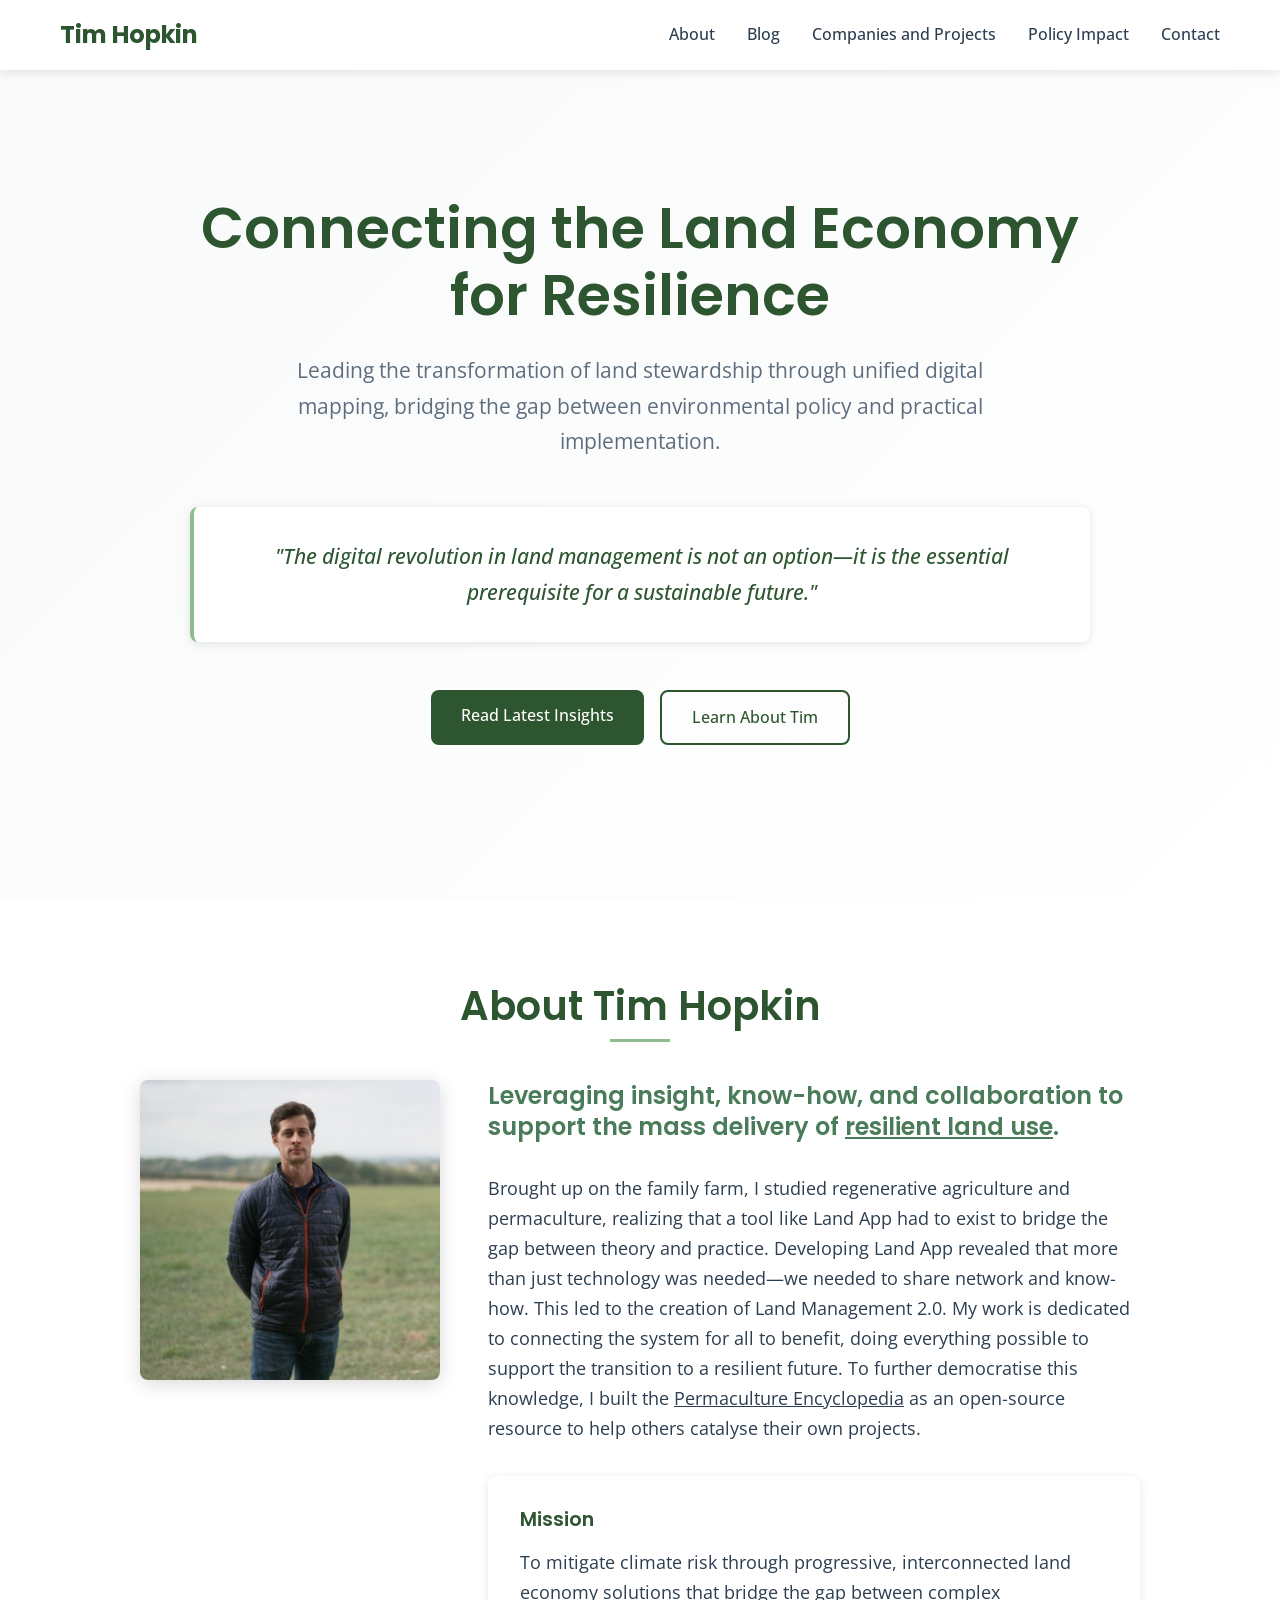
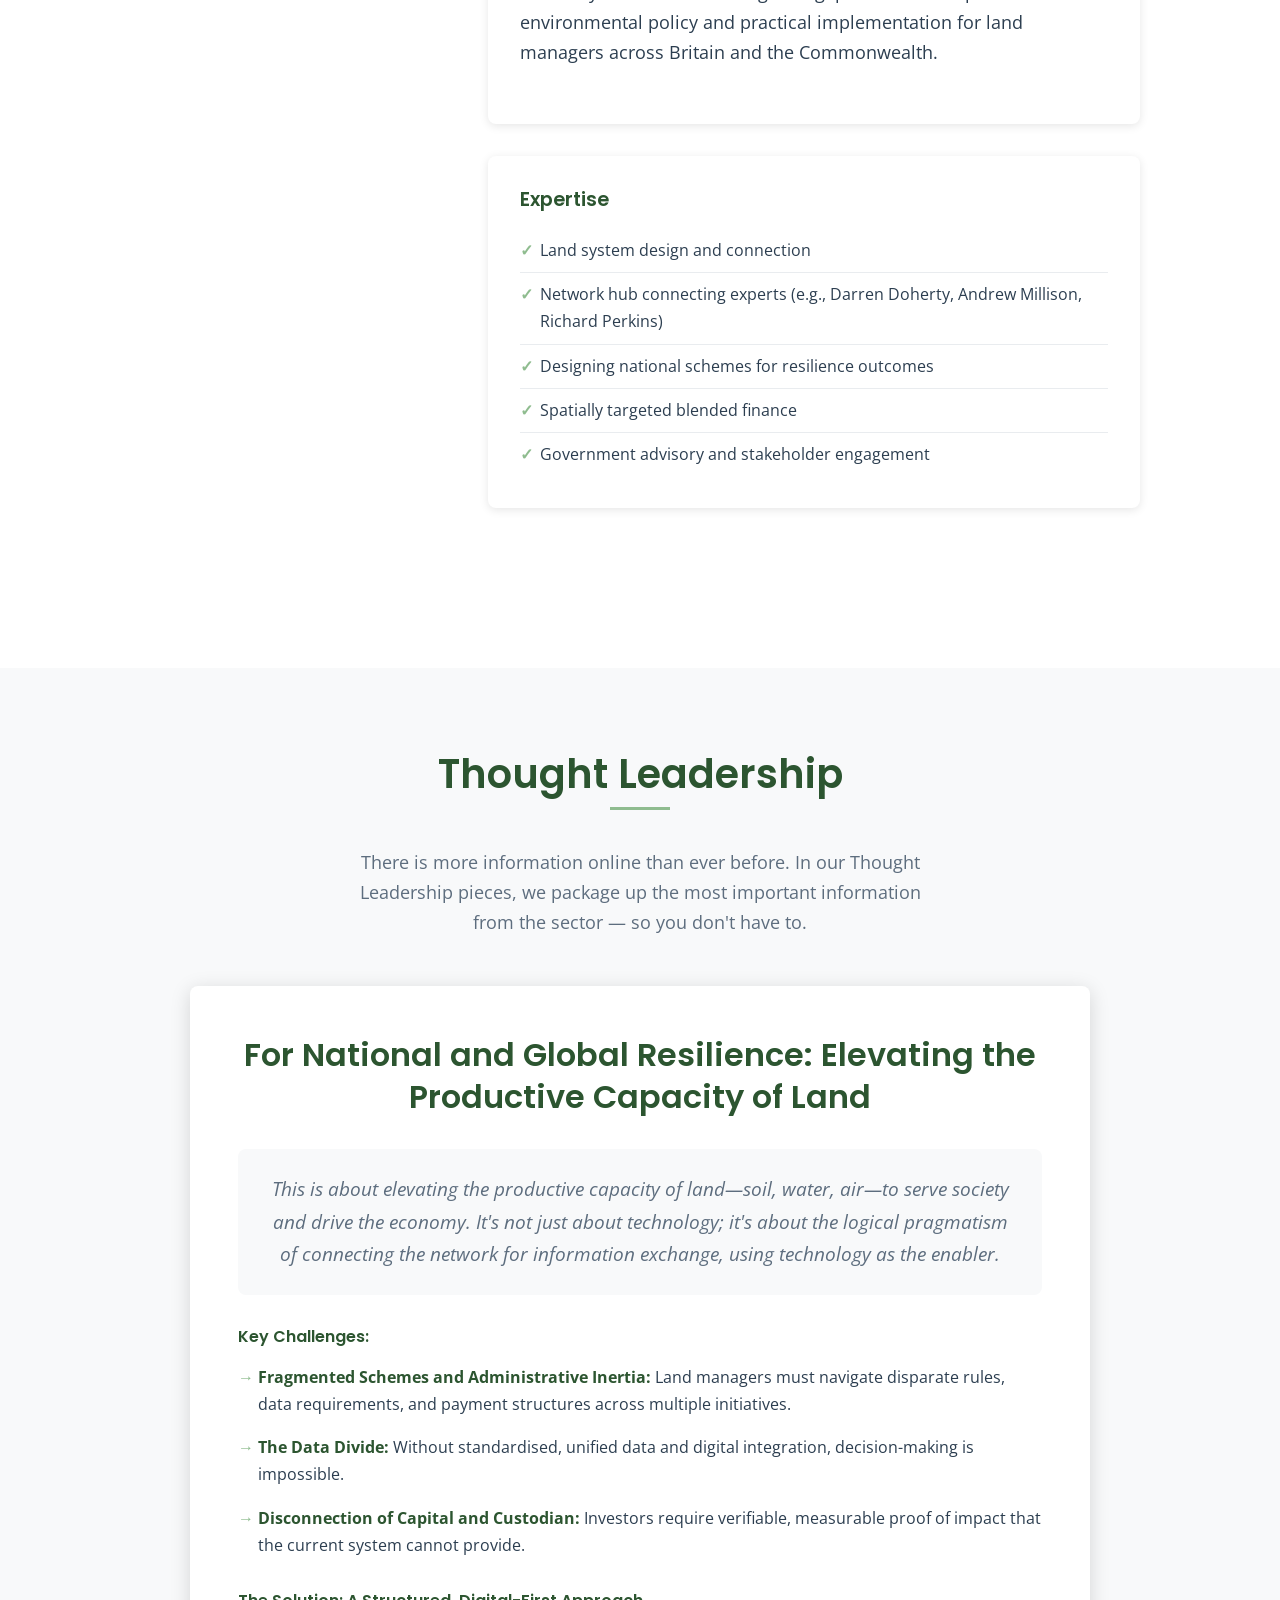
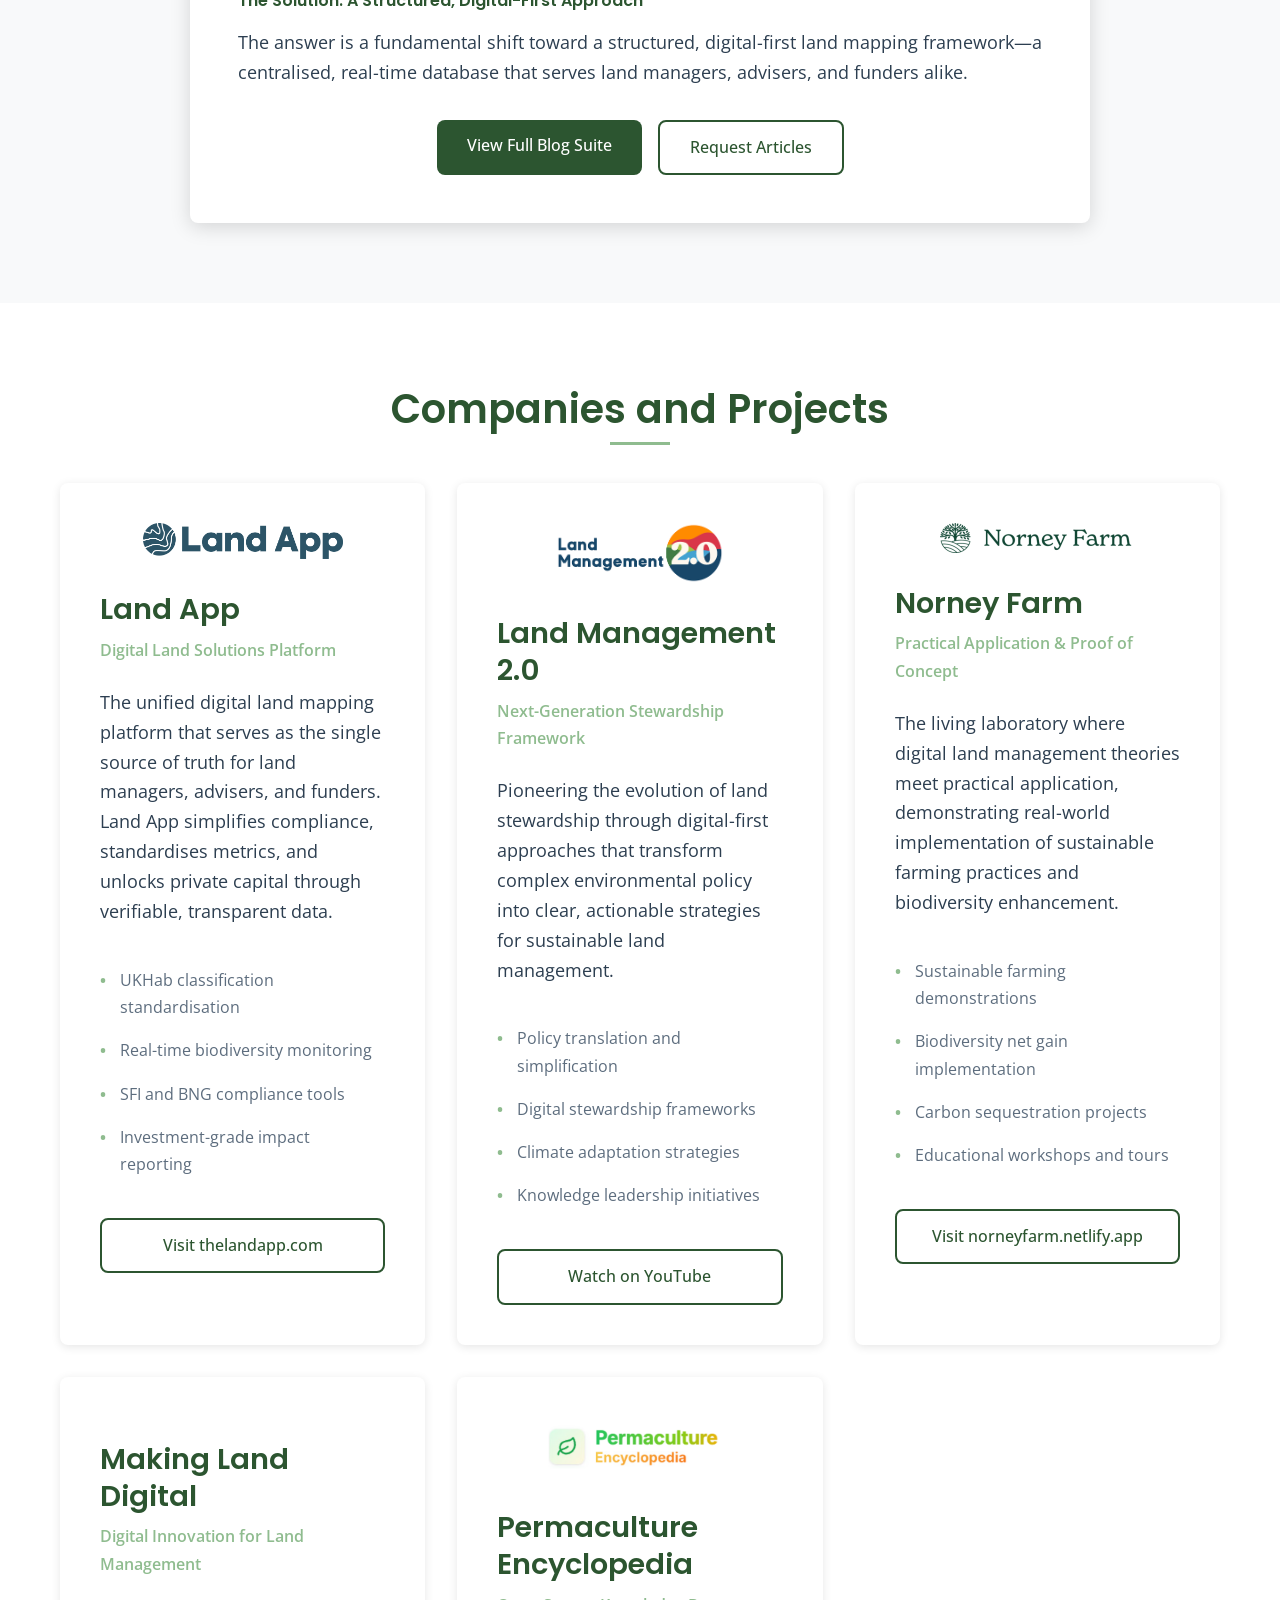
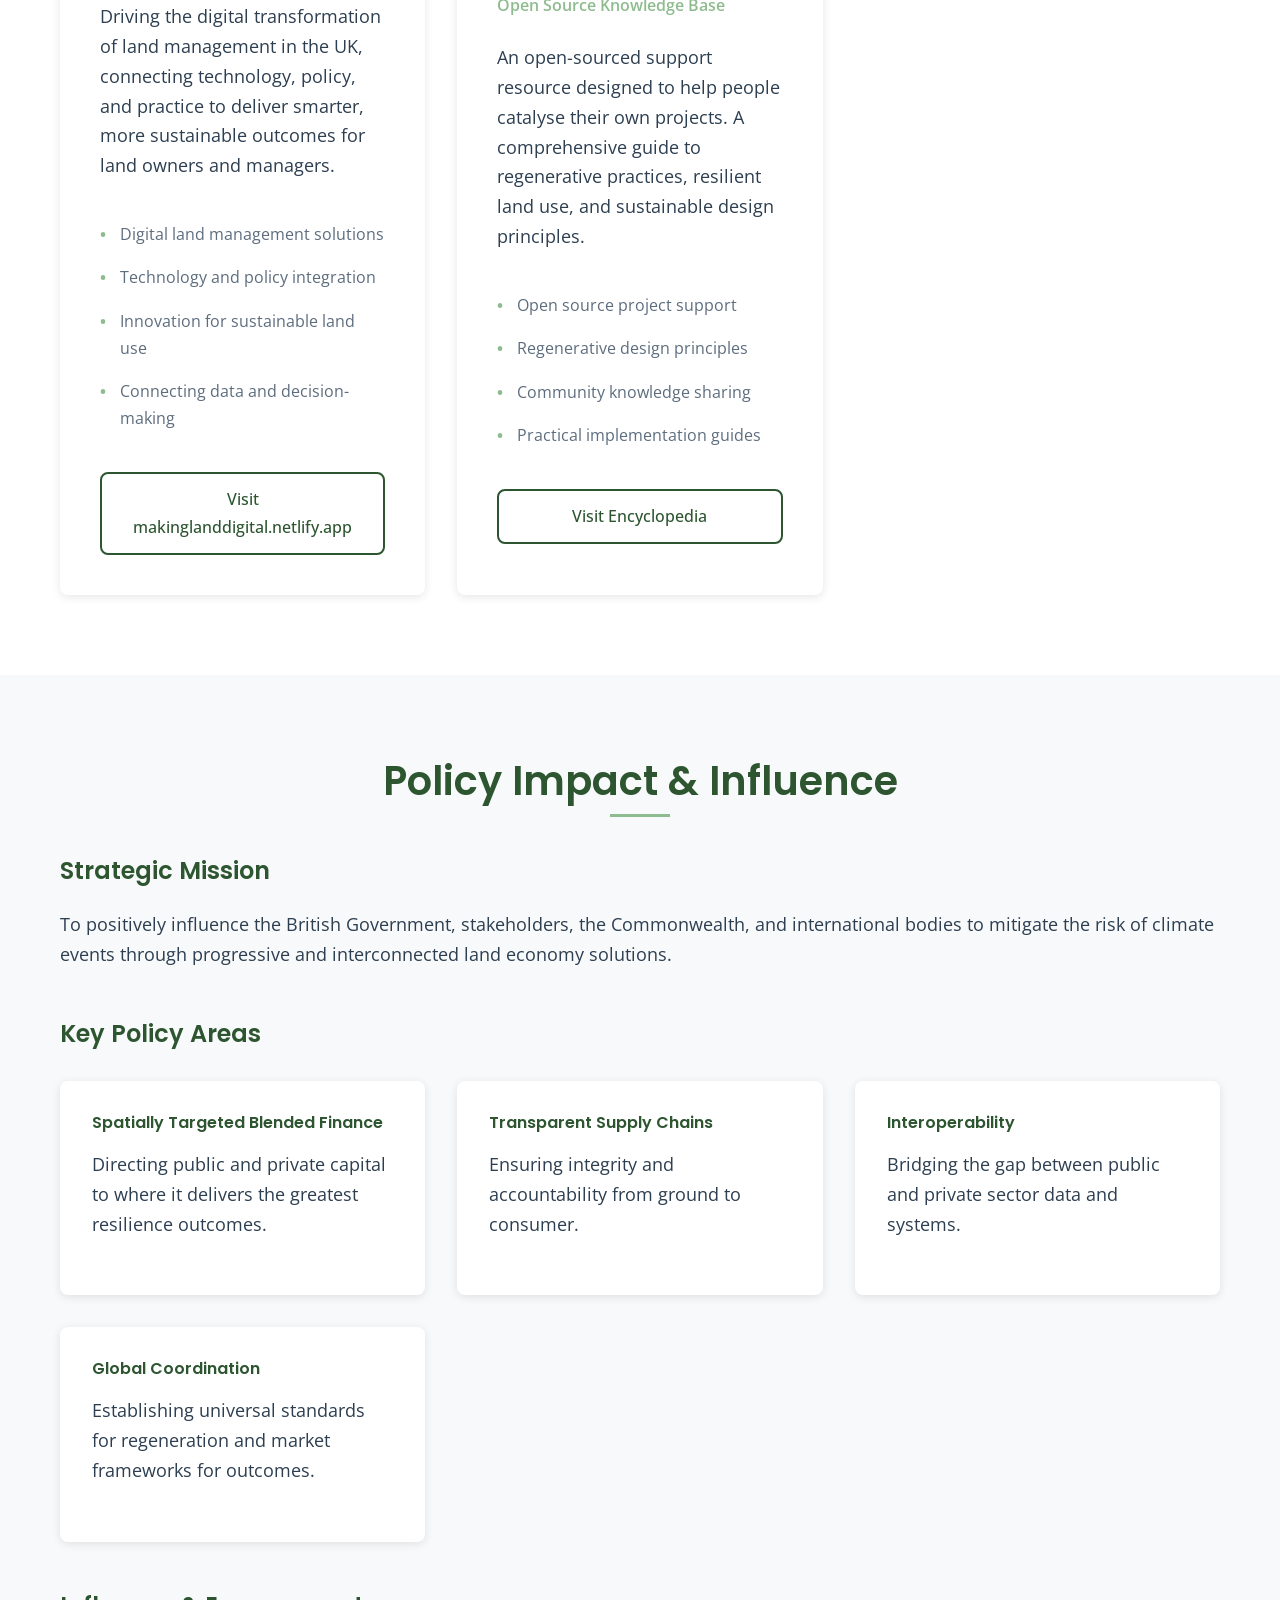
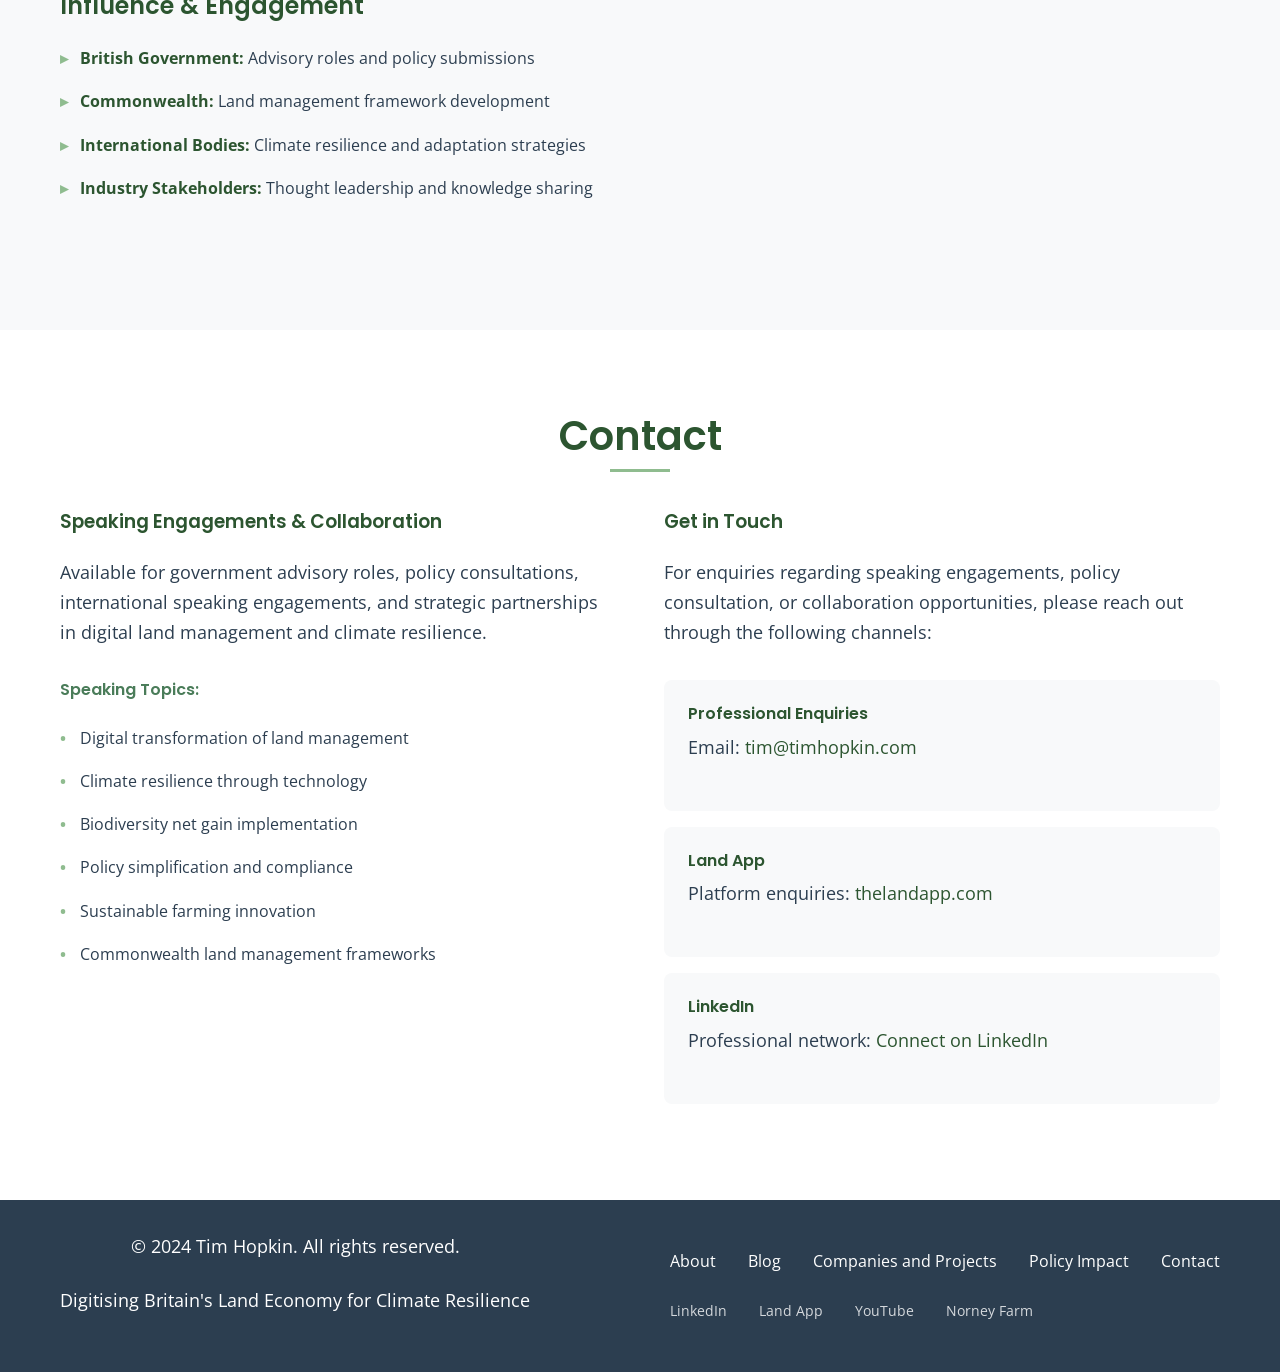
<file: index.html>
<!DOCTYPE html>
<html lang="en-GB">

<head>
    <meta charset="UTF-8">
    <meta name="viewport" content="width=device-width, initial-scale=1.0">
    <meta name="description"
        content="Tim Hopkin - Digitising Britain's Land Economy for Climate Resilience. Leading digital land management solutions through Land App, Land Management 2.0, and innovative policy influence.">
    <meta name="keywords"
        content="digital land management, UK land policy, climate resilience, biodiversity net gain, Land App, sustainable farming, net zero">
    <title>Tim Hopkin - Digitising Britain's Land Economy</title>
    <link rel="icon" type="image/svg+xml"
        href="data:image/svg+xml,<svg xmlns='http://www.w3.org/2000/svg' viewBox='0 0 100 100'><text y='.9em' font-size='90'>🌱</text></svg>">
    <link rel="stylesheet" href="styles.css">
    <link rel="preconnect" href="https://fonts.googleapis.com">
    <link rel="preconnect" href="https://fonts.gstatic.com" crossorigin>
    <link
        href="https://fonts.googleapis.com/css2?family=Open+Sans:wght@300;400;600;700&family=Poppins:wght@400;500;600;700&display=swap"
        rel="stylesheet">

    <!-- Structured Data -->
    <script type="application/ld+json">
    {
        "@context": "https://schema.org",
        "@type": "Person",
        "name": "Tim Hopkin",
        "jobTitle": "CEO and Founder",
        "description": "Leading digital land management solutions for climate resilience",
        "url": "https://timhopkin.com",
        "sameAs": [
            "https://thelandapp.com"
        ],
        "worksFor": [
            {
                "@type": "Organization",
                "name": "Land App"
            },
            {
                "@type": "Organization", 
                "name": "Land Management 2.0"
            },
            {
                "@type": "Organization",
                "name": "Norney Farm"
            }
        ],
        "knowsAbout": [
            "Digital Land Management",
            "Climate Resilience", 
            "Biodiversity Net Gain",
            "Sustainable Farming",
            "UK Land Policy"
        ]
    }
    </script>
</head>

<body>
    <!-- Header -->
    <header class="header">
        <nav class="nav container">
            <div class="nav__brand">
                <a href="#home" class="nav__logo">Tim Hopkin</a>
            </div>
            <div class="nav__menu" id="nav-menu">
                <ul class="nav__list">
                    <li class="nav__item">
                        <a href="#about" class="nav__link">About</a>
                    </li>
                    <li class="nav__item">
                        <a href="blog.html" class="nav__link">Blog</a>
                    </li>
                    <li class="nav__item">
                        <a href="#companies" class="nav__link">Companies and Projects</a>
                    </li>
                    <li class="nav__item">
                        <a href="#policy-impact" class="nav__link">Policy Impact</a>
                    </li>
                    <li class="nav__item">
                        <a href="#contact" class="nav__link">Contact</a>
                    </li>
                </ul>
            </div>
            <div class="nav__toggle" id="nav-toggle">
                <span></span>
                <span></span>
                <span></span>
            </div>
        </nav>
    </header>

    <!-- Main Content -->
    <main>
        <!-- Hero Section -->
        <section id="home" class="hero">
            <div class="container">
                <div class="hero__content">
                    <h1 class="hero__title">Connecting the Land Economy for Resilience</h1>
                    <p class="hero__subtitle">Leading the transformation of land stewardship through unified digital
                        mapping, bridging the gap between environmental policy and practical implementation.</p>
                    <div class="hero__quote">
                        <blockquote>
                            "The digital revolution in land management is not an option—it is the essential prerequisite
                            for a sustainable future."
                        </blockquote>
                    </div>
                    <div class="hero__actions">
                        <a href="#thought-leadership" class="btn btn--primary">Read Latest Insights</a>
                        <a href="#about" class="btn btn--secondary">Learn About Tim</a>
                    </div>
                </div>
            </div>
        </section>

        <!-- About Section -->
        <section id="about" class="about section">
            <div class="container">
                <h2 class="section__title">About Tim Hopkin</h2>
                <div class="about__content">
                    <div class="about__profile">
                        <div class="about__image">
                            <img src="tim-hopkin-photo.jpg"
                                alt="Tim Hopkin - Founder of Land App and advocate for digital land management solutions"
                                class="profile-image">
                        </div>
                        <div class="about__text">
                            <h3 class="about__subtitle">Leveraging insight, know-how, and collaboration to support the
                                mass delivery of <a href="https://permaculture-encyclopedia.netlify.app/"
                                    target="_blank" style="color: inherit; text-decoration: underline;">resilient land
                                    use</a>.</h3>
                            <p>Brought up on the family farm, I studied regenerative agriculture and permaculture,
                                realizing that a tool like Land App had to exist to bridge the gap between theory and
                                practice. Developing Land App revealed that more than just technology was needed—we
                                needed to share network and know-how. This led to the creation of Land Management 2.0.
                                My work is dedicated to connecting the system for all to benefit, doing everything
                                possible to support the transition to a resilient future. To further democratise this
                                knowledge, I built the <a href="https://permaculture-encyclopedia.netlify.app/"
                                    target="_blank" style="color: inherit; text-decoration: underline;">Permaculture
                                    Encyclopedia</a> as an open-source resource to help others catalyse their own
                                projects.</p>

                            <div class="about__mission">
                                <h4>Mission</h4>
                                <p>To mitigate climate risk through progressive, interconnected land economy solutions
                                    that bridge the gap between complex environmental policy and practical
                                    implementation for land managers across Britain and the Commonwealth.</p>
                            </div>

                            <div class="about__expertise">
                                <h4>Expertise</h4>
                                <ul>
                                    <li>Land system design and connection</li>
                                    <li>Network hub connecting experts (e.g., Darren Doherty, Andrew Millison, Richard
                                        Perkins)</li>
                                    <li>Designing national schemes for resilience outcomes</li>
                                    <li>Spatially targeted blended finance</li>
                                    <li>Government advisory and stakeholder engagement</li>
                                </ul>
                            </div>
                        </div>
                    </div>
                </div>
            </div>
        </section>

        <!-- Thought Leadership Section -->
        <section id="thought-leadership" class="thought-leadership section section--alt">
            <div class="container">
                <h2 class="section__title">Thought Leadership</h2>
                <div class="thought-leadership__intro">
                    <p>There is more information online than ever before. In our Thought Leadership pieces, we package
                        up the most important information from the sector — so you don't have to.</p>
                </div>

                <div class="featured-article">
                    <h3 class="featured-article__title">For National and Global Resilience: Elevating the Productive
                        Capacity of Land</h3>
                    <div class="featured-article__content">
                        <p class="featured-article__excerpt">This is about elevating the productive capacity of
                            land—soil, water, air—to serve society and drive the economy. It's not just about
                            technology; it's about the logical pragmatism of connecting the network for information
                            exchange, using technology as the enabler.</p>

                        <div class="article-highlights">
                            <h4>Key Challenges:</h4>
                            <ul>
                                <li><strong>Fragmented Schemes and Administrative Inertia:</strong> Land managers must
                                    navigate disparate rules, data requirements, and payment structures across multiple
                                    initiatives.</li>
                                <li><strong>The Data Divide:</strong> Without standardised, unified data and digital
                                    integration, decision-making is impossible.</li>
                                <li><strong>Disconnection of Capital and Custodian:</strong> Investors require
                                    verifiable, measurable proof of impact that the current system cannot provide.</li>
                            </ul>
                        </div>

                        <div class="article-solution">
                            <h4>The Solution: A Structured, Digital-First Approach</h4>
                            <p>The answer is a fundamental shift toward a structured, digital-first land mapping
                                framework—a centralised, real-time database that serves land managers, advisers, and
                                funders alike.</p>
                        </div>

                        <div class="featured-article__actions">
                            <a href="blog.html" class="btn btn--primary">View Full Blog Suite</a>
                            <a href="#contact" class="btn btn--secondary">Request Articles</a>
                        </div>
                    </div>
                </div>
            </div>
        </section>

        <!-- Companies Section -->
        <section id="companies" class="companies section">
            <div class="container">
                <h2 class="section__title">Companies and Projects</h2>
                <div class="companies__grid">
                    <div class="company-card">
                        <div class="company-card__logo">
                            <img src="Land App Logo Blue.png" alt="Land App Logo" class="company-logo">
                        </div>
                        <h3 class="company-card__title">Land App</h3>
                        <p class="company-card__tagline">Digital Land Solutions Platform</p>
                        <p class="company-card__description">The unified digital land mapping platform that serves as
                            the single source of truth for land managers, advisers, and funders. Land App simplifies
                            compliance, standardises metrics, and unlocks private capital through verifiable,
                            transparent data.</p>
                        <div class="company-card__features">
                            <ul>
                                <li>UKHab classification standardisation</li>
                                <li>Real-time biodiversity monitoring</li>
                                <li>SFI and BNG compliance tools</li>
                                <li>Investment-grade impact reporting</li>
                            </ul>
                        </div>
                        <div class="company-card__link">
                            <a href="https://landapp2.netlify.app/" target="_blank" class="btn btn--secondary">Visit
                                thelandapp.com</a>
                        </div>
                    </div>

                    <div class="company-card">
                        <div class="company-card__logo">
                            <img src="Land Management 2.0 logo.png" alt="Land Management 2.0 Logo" class="company-logo">
                        </div>
                        <h3 class="company-card__title">Land Management 2.0</h3>
                        <p class="company-card__tagline">Next-Generation Stewardship Framework</p>
                        <p class="company-card__description">Pioneering the evolution of land stewardship through
                            digital-first approaches that transform complex environmental policy into clear, actionable
                            strategies for sustainable land management.</p>
                        <div class="company-card__features">
                            <ul>
                                <li>Policy translation and simplification</li>
                                <li>Digital stewardship frameworks</li>
                                <li>Climate adaptation strategies</li>
                                <li>Knowledge leadership initiatives</li>
                            </ul>
                        </div>
                        <div class="company-card__link">
                            <a href="https://www.youtube.com/@landmanagement2.075" target="_blank"
                                class="btn btn--secondary">Watch on YouTube</a>
                        </div>
                    </div>

                    <div class="company-card">
                        <div class="company-card__logo">
                            <img src="norney-farm-logo.png" alt="Norney Farm Logo" class="company-logo">
                        </div>
                        <h3 class="company-card__title">Norney Farm</h3>
                        <p class="company-card__tagline">Practical Application & Proof of Concept</p>
                        <p class="company-card__description">The living laboratory where digital land management
                            theories meet practical application, demonstrating real-world implementation of sustainable
                            farming practices and biodiversity enhancement.</p>
                        <div class="company-card__features">
                            <ul>
                                <li>Sustainable farming demonstrations</li>
                                <li>Biodiversity net gain implementation</li>
                                <li>Carbon sequestration projects</li>
                                <li>Educational workshops and tours</li>
                            </ul>
                        </div>
                        <div class="company-card__link">
                            <a href="https://norneyfarm.netlify.app/" target="_blank" class="btn btn--secondary">Visit
                                norneyfarm.netlify.app</a>
                        </div>
                    </div>

                    <div class="company-card">
                        <div class="company-card__logo">
                        </div>
                        <h3 class="company-card__title">Making Land Digital</h3>
                        <p class="company-card__tagline">Digital Innovation for Land Management</p>
                        <p class="company-card__description">Driving the digital transformation of land management in the UK, connecting technology, policy, and practice to deliver smarter, more sustainable outcomes for land owners and managers.</p>
                        <div class="company-card__features">
                            <ul>
                                <li>Digital land management solutions</li>
                                <li>Technology and policy integration</li>
                                <li>Innovation for sustainable land use</li>
                                <li>Connecting data and decision-making</li>
                            </ul>
                        </div>
                        <div class="company-card__link">
                            <a href="https://makinglanddigital.netlify.app/" target="_blank" class="btn btn--secondary">Visit makinglanddigital.netlify.app</a>
                        </div>
                    </div>

                    <div class="company-card">
                        <div class="company-card__logo">
                            <img src="permaculture-encyclopedia-logo.png" alt="Permaculture Encyclopedia Logo"
                                class="company-logo">
                        </div>
                        <h3 class="company-card__title">Permaculture Encyclopedia</h3>
                        <p class="company-card__tagline">Open Source Knowledge Base</p>
                        <p class="company-card__description">An open-sourced support resource designed to help people
                            catalyse their own projects. A comprehensive guide to regenerative practices, resilient land
                            use, and sustainable design principles.</p>
                        <div class="company-card__features">
                            <ul>
                                <li>Open source project support</li>
                                <li>Regenerative design principles</li>
                                <li>Community knowledge sharing</li>
                                <li>Practical implementation guides</li>
                            </ul>
                        </div>
                        <div class="company-card__link">
                            <a href="https://permaculture-encyclopedia.netlify.app/" target="_blank"
                                class="btn btn--secondary">Visit Encyclopedia</a>
                        </div>
                    </div>
                </div>
            </div>
        </section>

        <!-- Policy Impact Section -->
        <section id="policy-impact" class="policy-impact section section--alt">
            <div class="container">
                <h2 class="section__title">Policy Impact & Influence</h2>
                <div class="policy-impact__content">
                    <div class="policy-mission">
                        <h3>Strategic Mission</h3>
                        <p>To positively influence the British Government, stakeholders, the Commonwealth, and
                            international bodies to mitigate the risk of climate events through progressive and
                            interconnected land economy solutions.</p>
                    </div>

                    <div class="policy-areas">
                        <h3>Key Policy Areas</h3>
                        <div class="policy-grid">
                            <div class="policy-item">
                                <h4>Spatially Targeted Blended Finance</h4>
                                <p>Directing public and private capital to where it delivers the greatest resilience
                                    outcomes.</p>
                            </div>
                            <div class="policy-item">
                                <h4>Transparent Supply Chains</h4>
                                <p>Ensuring integrity and accountability from ground to consumer.</p>
                            </div>
                            <div class="policy-item">
                                <h4>Interoperability</h4>
                                <p>Bridging the gap between public and private sector data and systems.</p>
                            </div>
                            <div class="policy-item">
                                <h4>Global Coordination</h4>
                                <p>Establishing universal standards for regeneration and market frameworks for outcomes.
                                </p>
                            </div>
                        </div>
                    </div>

                    <div class="influence-scope">
                        <h3>Influence & Engagement</h3>
                        <ul>
                            <li><strong>British Government:</strong> Advisory roles and policy submissions</li>
                            <li><strong>Commonwealth:</strong> Land management framework development</li>
                            <li><strong>International Bodies:</strong> Climate resilience and adaptation strategies</li>
                            <li><strong>Industry Stakeholders:</strong> Thought leadership and knowledge sharing</li>
                        </ul>
                    </div>
                </div>
            </div>
        </section>

        <!-- Contact Section -->
        <section id="contact" class="contact section">
            <div class="container">
                <h2 class="section__title">Contact</h2>
                <div class="contact__content">
                    <div class="contact__info">
                        <h3>Speaking Engagements & Collaboration</h3>
                        <p>Available for government advisory roles, policy consultations, international speaking
                            engagements, and strategic partnerships in digital land management and climate resilience.
                        </p>

                        <div class="contact__topics">
                            <h4>Speaking Topics:</h4>
                            <ul>
                                <li>Digital transformation of land management</li>
                                <li>Climate resilience through technology</li>
                                <li>Biodiversity net gain implementation</li>
                                <li>Policy simplification and compliance</li>
                                <li>Sustainable farming innovation</li>
                                <li>Commonwealth land management frameworks</li>
                            </ul>
                        </div>
                    </div>

                    <div class="contact__form">
                        <h3>Get in Touch</h3>
                        <p>For enquiries regarding speaking engagements, policy consultation, or collaboration
                            opportunities, please reach out through the following channels:</p>

                        <div class="contact__methods">
                            <div class="contact__method">
                                <h4>Professional Enquiries</h4>
                                <p>Email: <a href="mailto:tim@timhopkin.com">tim@timhopkin.com</a></p>
                            </div>

                            <div class="contact__method">
                                <h4>Land App</h4>
                                <p>Platform enquiries: <a href="https://thelandapp.com"
                                        target="_blank">thelandapp.com</a></p>
                            </div>

                            <div class="contact__method">
                                <h4>LinkedIn</h4>
                                <p>Professional network: <a href="https://www.linkedin.com/in/timhopkin/"
                                        target="_blank">Connect on LinkedIn</a></p>
                            </div>
                        </div>
                    </div>
                </div>
            </div>
        </section>
    </main>

    <!-- Footer -->
    <footer class="footer">
        <div class="container">
            <div class="footer__content">
                <div class="footer__info">
                    <p>&copy; 2024 Tim Hopkin. All rights reserved.</p>
                    <p>Digitising Britain's Land Economy for Climate Resilience</p>
                </div>
                <div class="footer__links">
                    <div class="footer__nav">
                        <a href="#about">About</a>
                        <a href="blog.html">Blog</a>
                        <a href="#companies">Companies and Projects</a>
                        <a href="#policy-impact">Policy Impact</a>
                        <a href="#contact">Contact</a>
                    </div>
                    <div class="footer__social">
                        <a href="https://www.linkedin.com/in/timhopkin/" target="_blank">LinkedIn</a>
                        <a href="https://thelandapp.com" target="_blank">Land App</a>
                        <a href="https://www.youtube.com/@landmanagement2.075" target="_blank">YouTube</a>
                        <a href="https://norneyfarm.netlify.app/" target="_blank">Norney Farm</a>
                    </div>
                </div>
            </div>
        </div>
    </footer>

    <script src="script.js"></script>
</body>

</html>
</file>
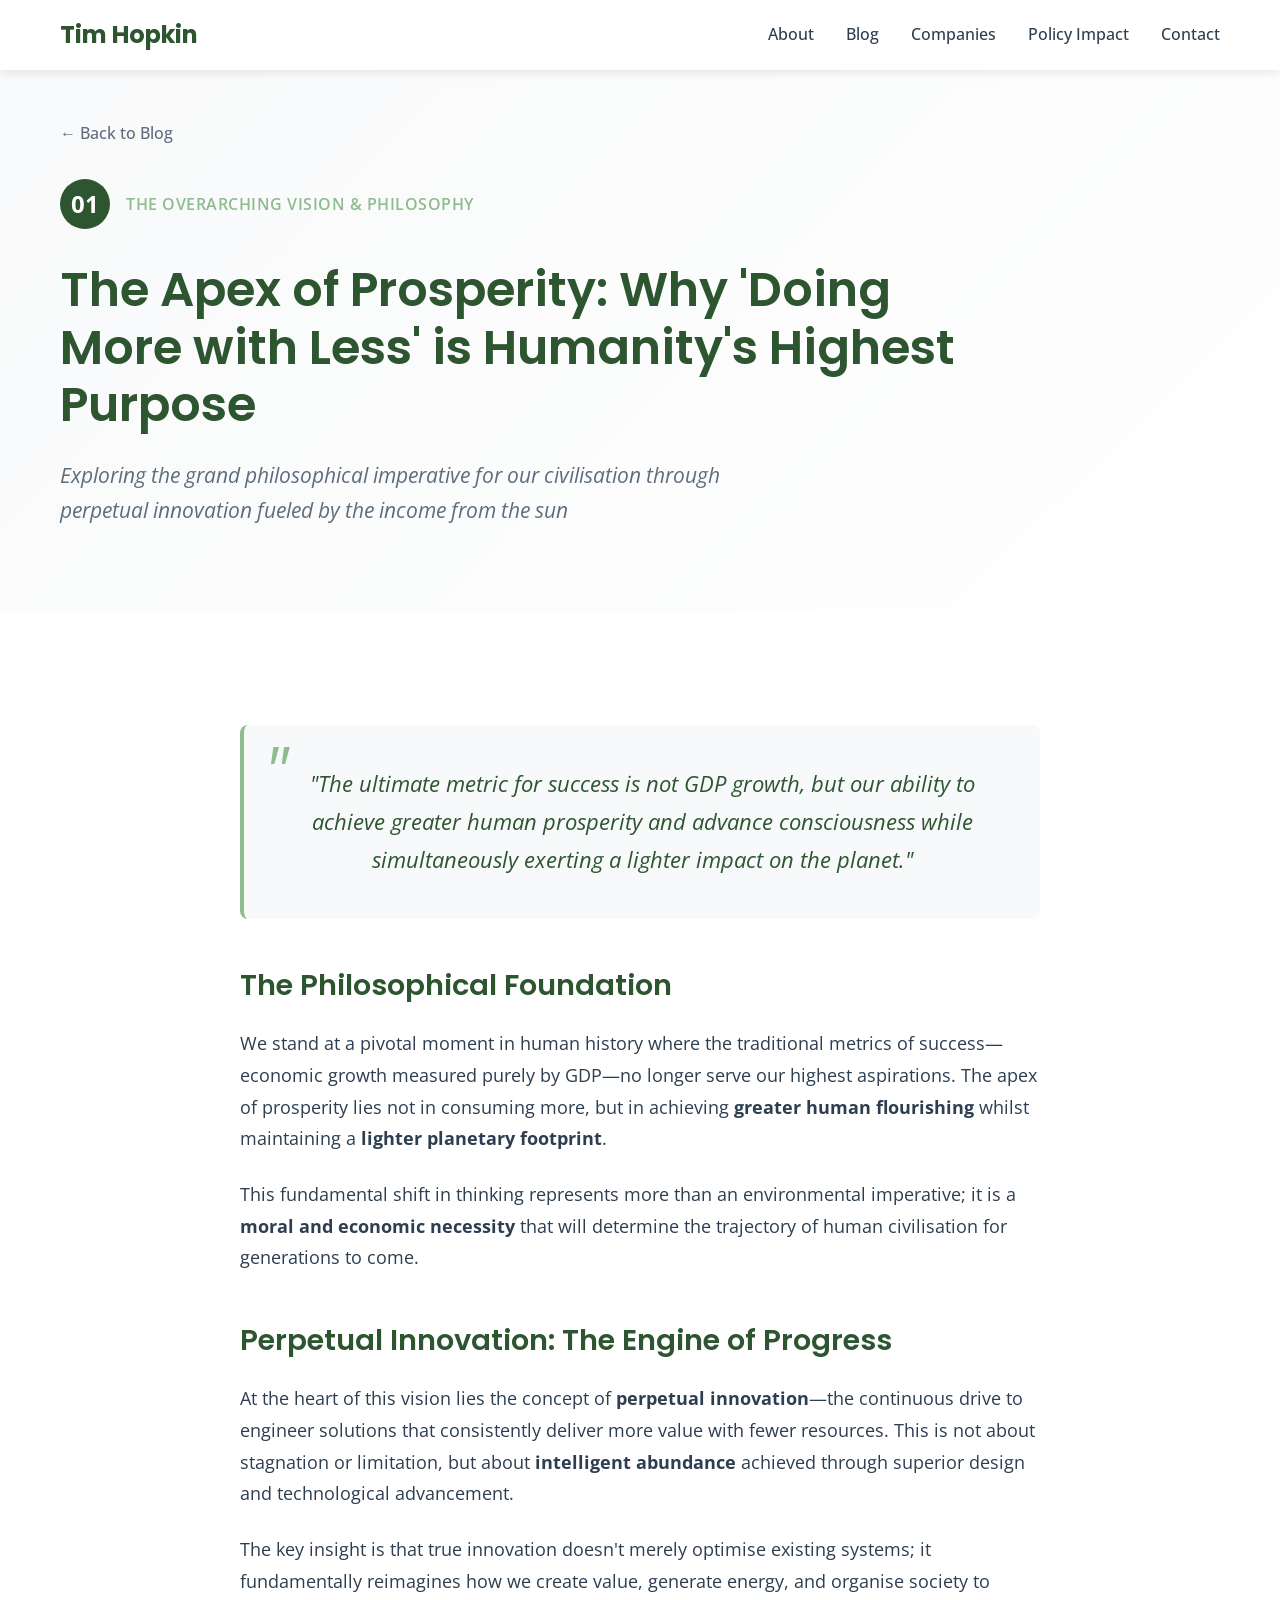
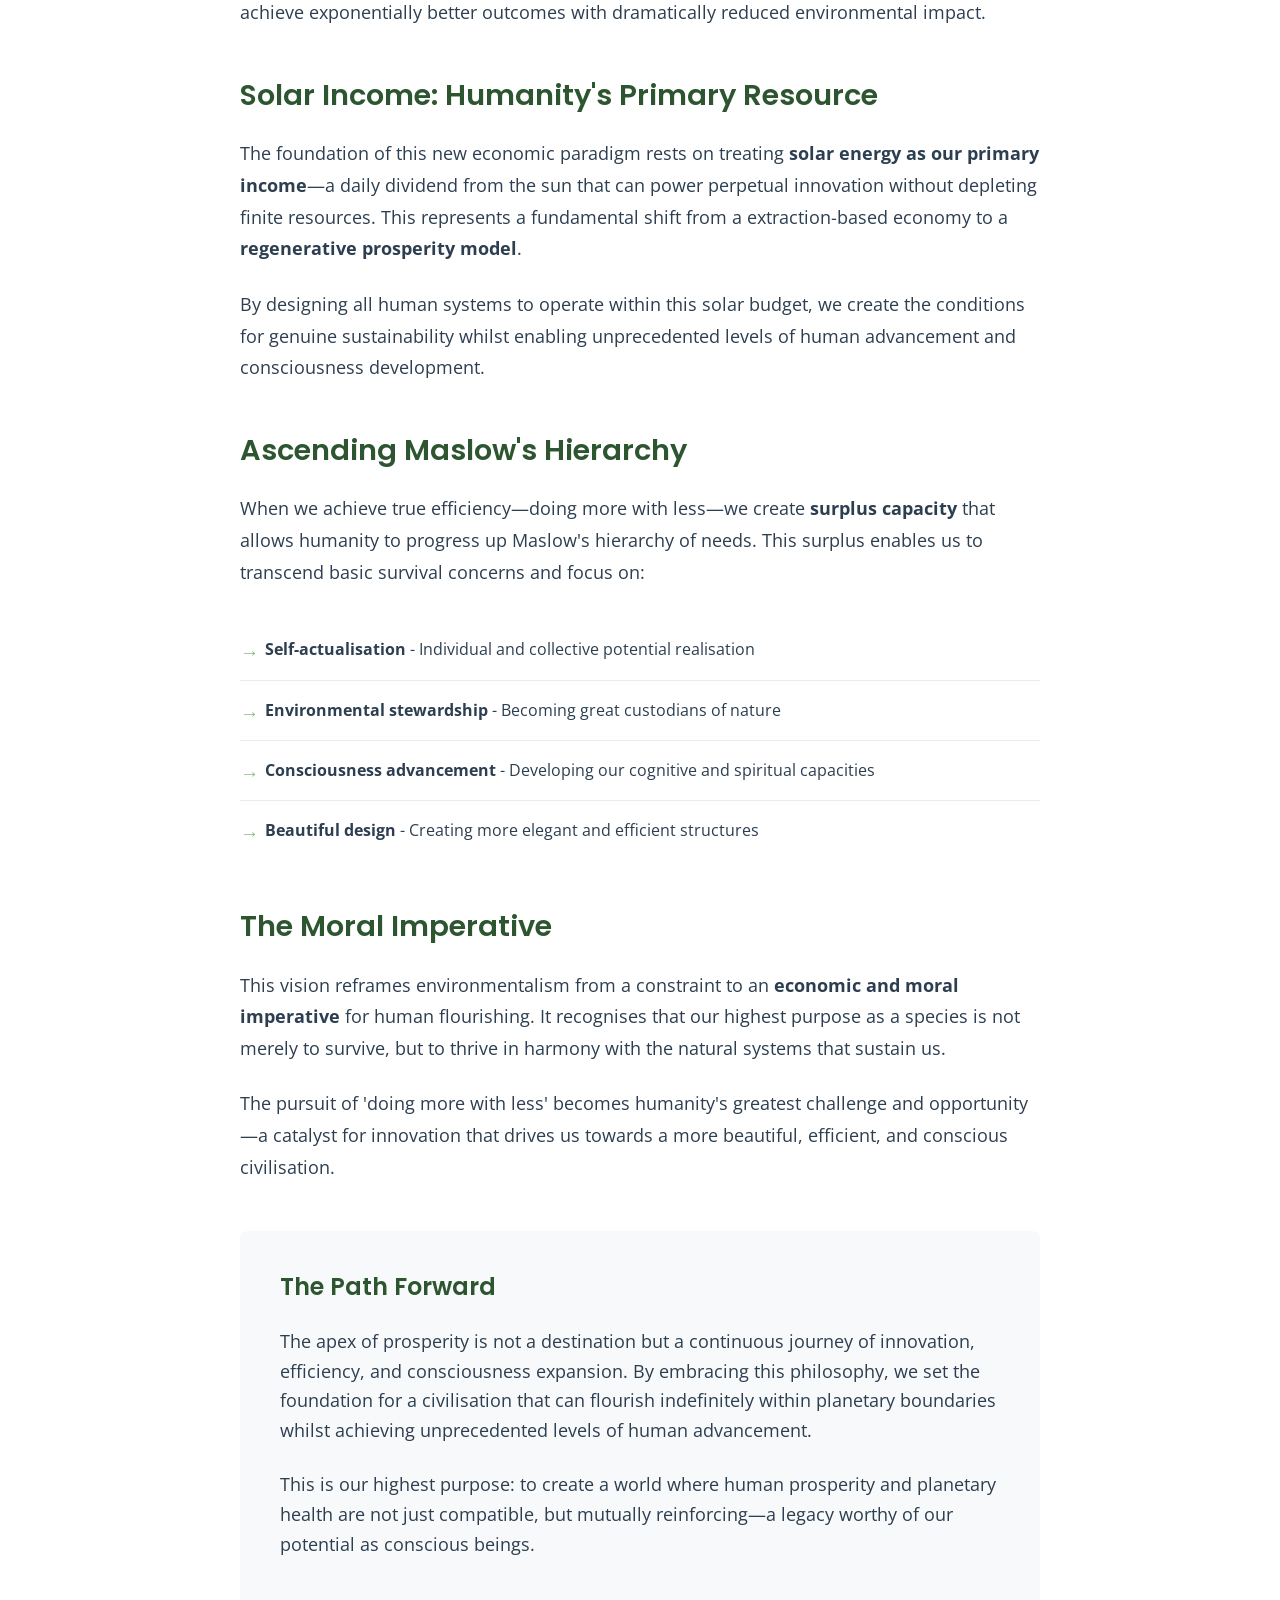
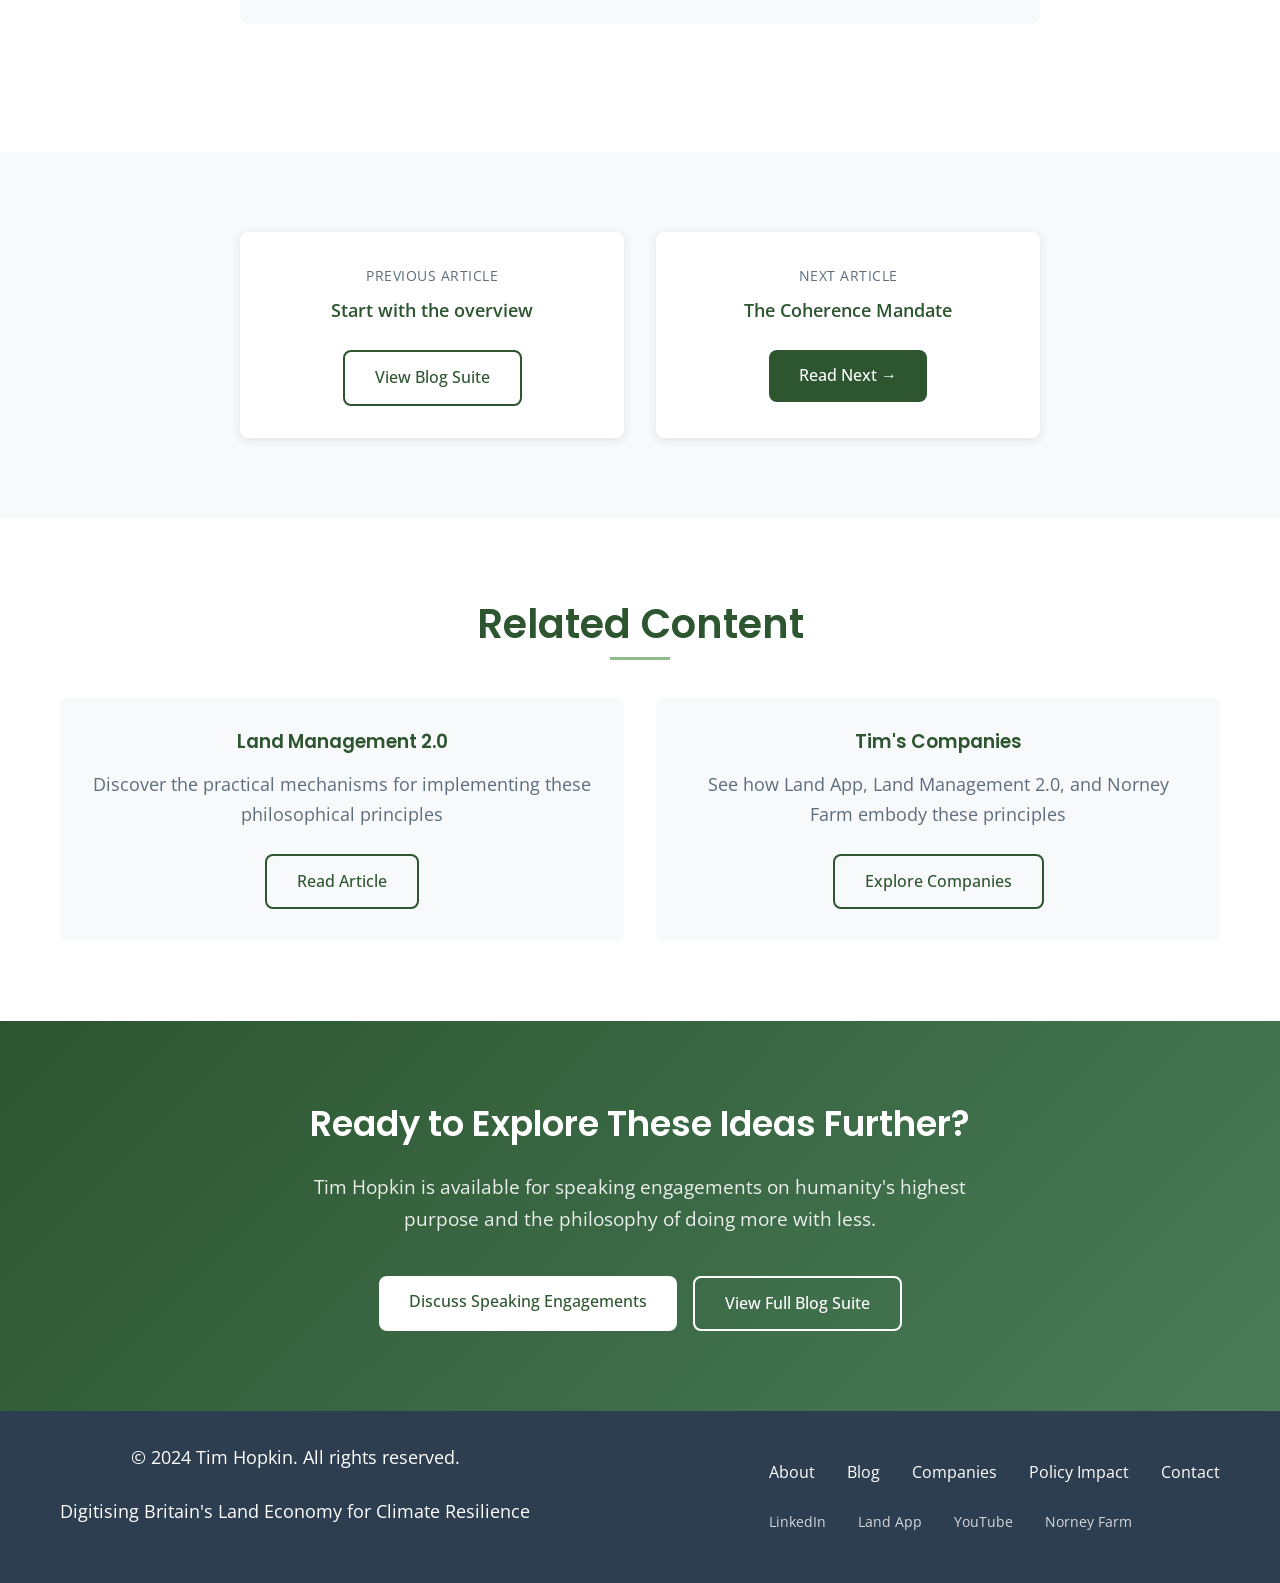
<file: article-apex-prosperity.html>
<!DOCTYPE html>
<html lang="en-GB">

<head>
    <meta charset="UTF-8">
    <meta name="viewport" content="width=device-width, initial-scale=1.0">
    <meta name="description"
        content="The Apex of Prosperity: Why 'Doing More with Less' is Humanity's Highest Purpose - Tim Hopkin explores the grand philosophical imperative for civilisation through perpetual innovation and solar income.">
    <meta name="keywords"
        content="apex of prosperity, doing more with less, perpetual innovation, solar income, sustainability, human consciousness, Tim Hopkin">
    <title>The Apex of Prosperity - Tim Hopkin</title>
    <link rel="icon" type="image/svg+xml"
        href="data:image/svg+xml,<svg xmlns='http://www.w3.org/2000/svg' viewBox='0 0 100 100'><text y='.9em' font-size='90'>🌱</text></svg>">
    <link rel="stylesheet" href="styles.css">
    <link rel="preconnect" href="https://fonts.googleapis.com">
    <link rel="preconnect" href="https://fonts.gstatic.com" crossorigin>
    <link
        href="https://fonts.googleapis.com/css2?family=Open+Sans:wght@300;400;600;700&family=Poppins:wght@400;500;600;700&display=swap"
        rel="stylesheet">

    <!-- Structured Data for Article -->
    <script type="application/ld+json">
    {
        "@context": "https://schema.org",
        "@type": "Article",
        "headline": "The Apex of Prosperity: Why 'Doing More with Less' is Humanity's Highest Purpose",
        "description": "Exploring the grand philosophical imperative for civilisation through perpetual innovation and solar income",
        "author": {
            "@type": "Person",
            "name": "Tim Hopkin",
            "url": "https://timhopkin.com"
        },
        "publisher": {
            "@type": "Person",
            "name": "Tim Hopkin"
        },
        "datePublished": "2024-11-17",
        "articleSection": "Thought Leadership",
        "keywords": ["sustainability", "innovation", "prosperity", "consciousness", "solar energy"]
    }
    </script>
</head>

<body>
    <!-- Header -->
    <header class="header">
        <nav class="nav container">
            <div class="nav__brand">
                <a href="index.html" class="nav__logo">Tim Hopkin</a>
            </div>
            <div class="nav__menu" id="nav-menu">
                <ul class="nav__list">
                    <li class="nav__item">
                        <a href="index.html#about" class="nav__link">About</a>
                    </li>
                    <li class="nav__item">
                        <a href="blog.html" class="nav__link">Blog</a>
                    </li>
                    <li class="nav__item">
                        <a href="index.html#companies" class="nav__link">Companies</a>
                    </li>
                    <li class="nav__item">
                        <a href="index.html#policy-impact" class="nav__link">Policy Impact</a>
                    </li>
                    <li class="nav__item">
                        <a href="index.html#contact" class="nav__link">Contact</a>
                    </li>
                </ul>
            </div>
            <div class="nav__toggle" id="nav-toggle">
                <span></span>
                <span></span>
                <span></span>
            </div>
        </nav>
    </header>

    <!-- Main Content -->
    <main>
        <!-- Article Header -->
        <section class="article-header">
            <div class="container">
                <div class="article-breadcrumb">
                    <a href="blog.html">← Back to Blog</a>
                </div>
                <div class="article-meta">
                    <span class="article-number">01</span>
                    <span class="article-theme">The Overarching Vision & Philosophy</span>
                </div>
                <h1 class="article-title">The Apex of Prosperity: Why 'Doing More with Less' is Humanity's Highest
                    Purpose</h1>
                <div class="article-subtitle">
                    <p>Exploring the grand philosophical imperative for our civilisation through perpetual innovation
                        fueled by the income from the sun</p>
                </div>
            </div>
        </section>

        <!-- Article Content -->
        <article class="article-content section">
            <div class="container">
                <div class="article-body">
                    <div class="article-intro">
                        <blockquote class="article-quote">
                            "The ultimate metric for success is not GDP growth, but our ability to achieve greater human
                            prosperity and advance consciousness while simultaneously exerting a lighter impact on the
                            planet."
                        </blockquote>
                    </div>

                    <div class="article-section">
                        <h2>The Philosophical Foundation</h2>
                        <p>We stand at a pivotal moment in human history where the traditional metrics of
                            success—economic growth measured purely by GDP—no longer serve our highest aspirations. The
                            apex of prosperity lies not in consuming more, but in achieving <strong>greater human
                                flourishing</strong> whilst maintaining a <strong>lighter planetary footprint</strong>.
                        </p>

                        <p>This fundamental shift in thinking represents more than an environmental imperative; it is a
                            <strong>moral and economic necessity</strong> that will determine the trajectory of human
                            civilisation for generations to come.
                        </p>
                    </div>

                    <div class="article-section">
                        <h2>Perpetual Innovation: The Engine of Progress</h2>
                        <p>At the heart of this vision lies the concept of <strong>perpetual innovation</strong>—the
                            continuous drive to engineer solutions that consistently deliver more value with fewer
                            resources. This is not about stagnation or limitation, but about <strong>intelligent
                                abundance</strong> achieved through superior design and technological advancement.</p>

                        <p>The key insight is that true innovation doesn't merely optimise existing systems; it
                            fundamentally reimagines how we create value, generate energy, and organise society to
                            achieve exponentially better outcomes with dramatically reduced environmental impact.</p>
                    </div>

                    <div class="article-section">
                        <h2>Solar Income: Humanity's Primary Resource</h2>
                        <p>The foundation of this new economic paradigm rests on treating <strong>solar energy as our
                                primary income</strong>—a daily dividend from the sun that can power perpetual
                            innovation without depleting finite resources. This represents a fundamental shift from a
                            extraction-based economy to a <strong>regenerative prosperity model</strong>.</p>

                        <p>By designing all human systems to operate within this solar budget, we create the conditions
                            for genuine sustainability whilst enabling unprecedented levels of human advancement and
                            consciousness development.</p>
                    </div>

                    <div class="article-section">
                        <h2>Ascending Maslow's Hierarchy</h2>
                        <p>When we achieve true efficiency—doing more with less—we create <strong>surplus
                                capacity</strong> that allows humanity to progress up Maslow's hierarchy of needs. This
                            surplus enables us to transcend basic survival concerns and focus on:</p>

                        <ul class="article-list">
                            <li><strong>Self-actualisation</strong> - Individual and collective potential realisation
                            </li>
                            <li><strong>Environmental stewardship</strong> - Becoming great custodians of nature</li>
                            <li><strong>Consciousness advancement</strong> - Developing our cognitive and spiritual
                                capacities</li>
                            <li><strong>Beautiful design</strong> - Creating more elegant and efficient structures</li>
                        </ul>
                    </div>

                    <div class="article-section">
                        <h2>The Moral Imperative</h2>
                        <p>This vision reframes environmentalism from a constraint to an <strong>economic and moral
                                imperative</strong> for human flourishing. It recognises that our highest purpose as a
                            species is not merely to survive, but to thrive in harmony with the natural systems that
                            sustain us.</p>

                        <p>The pursuit of 'doing more with less' becomes humanity's greatest challenge and opportunity—a
                            catalyst for innovation that drives us towards a more beautiful, efficient, and conscious
                            civilisation.</p>
                    </div>

                    <div class="article-conclusion">
                        <h2>The Path Forward</h2>
                        <p>The apex of prosperity is not a destination but a continuous journey of innovation,
                            efficiency, and consciousness expansion. By embracing this philosophy, we set the foundation
                            for a civilisation that can flourish indefinitely within planetary boundaries whilst
                            achieving unprecedented levels of human advancement.</p>

                        <p>This is our highest purpose: to create a world where human prosperity and planetary health
                            are not just compatible, but mutually reinforcing—a legacy worthy of our potential as
                            conscious beings.</p>
                    </div>
                </div>
            </div>
        </article>

        <!-- Article Navigation -->
        <section class="article-navigation section section--alt">
            <div class="container">
                <div class="article-nav-grid">
                    <div class="nav-item nav-item--previous">
                        <span class="nav-label">Previous Article</span>
                        <p class="nav-title">Start with the overview</p>
                        <a href="blog.html" class="btn btn--secondary">View Blog Suite</a>
                    </div>

                    <div class="nav-item nav-item--next">
                        <span class="nav-label">Next Article</span>
                        <p class="nav-title">The Coherence Mandate</p>
                        <a href="article-coherence-mandate.html" class="btn btn--primary">Read Next →</a>
                    </div>
                </div>
            </div>
        </section>

        <!-- Related Content -->
        <section class="related-content section">
            <div class="container">
                <h2 class="section__title">Related Content</h2>
                <div class="related-grid">
                    <div class="related-item">
                        <h3>Land Management 2.0</h3>
                        <p>Discover the practical mechanisms for implementing these philosophical principles</p>
                        <a href="article-land-management-2.html" class="btn btn--secondary">Read Article</a>
                    </div>
                    <div class="related-item">
                        <h3>Tim's Companies</h3>
                        <p>See how Land App, Land Management 2.0, and Norney Farm embody these principles</p>
                        <a href="index.html#companies" class="btn btn--secondary">Explore Companies</a>
                    </div>
                </div>
            </div>
        </section>

        <!-- Call to Action -->
        <section class="cta-section section">
            <div class="container">
                <div class="cta-content">
                    <h2 class="cta-title">Ready to Explore These Ideas Further?</h2>
                    <p class="cta-description">Tim Hopkin is available for speaking engagements on humanity's highest
                        purpose and the philosophy of doing more with less.</p>
                    <div class="cta-actions">
                        <a href="index.html#contact" class="btn btn--primary">Discuss Speaking Engagements</a>
                        <a href="blog.html" class="btn btn--secondary">View Full Blog Suite</a>
                    </div>
                </div>
            </div>
        </section>
    </main>

    <!-- Footer -->
    <footer class="footer">
        <div class="container">
            <div class="footer__content">
                <div class="footer__info">
                    <p>&copy; 2024 Tim Hopkin. All rights reserved.</p>
                    <p>Digitising Britain's Land Economy for Climate Resilience</p>
                </div>
                <div class="footer__links">
                    <div class="footer__nav">
                        <a href="index.html#about">About</a>
                        <a href="blog.html">Blog</a>
                        <a href="index.html#companies">Companies</a>
                        <a href="index.html#policy-impact">Policy Impact</a>
                        <a href="index.html#contact">Contact</a>
                    </div>
                    <div class="footer__social">
                        <a href="https://www.linkedin.com/in/timhopkin/" target="_blank">LinkedIn</a>
                        <a href="https://thelandapp.com" target="_blank">Land App</a>
                        <a href="https://www.youtube.com/@landmanagement2.075" target="_blank">YouTube</a>
                        <a href="https://norneyfarm.netlify.app/" target="_blank">Norney Farm</a>
                    </div>
                </div>
            </div>
        </div>
    </footer>

    <script src="script.js"></script>
</body>

</html>
</file>
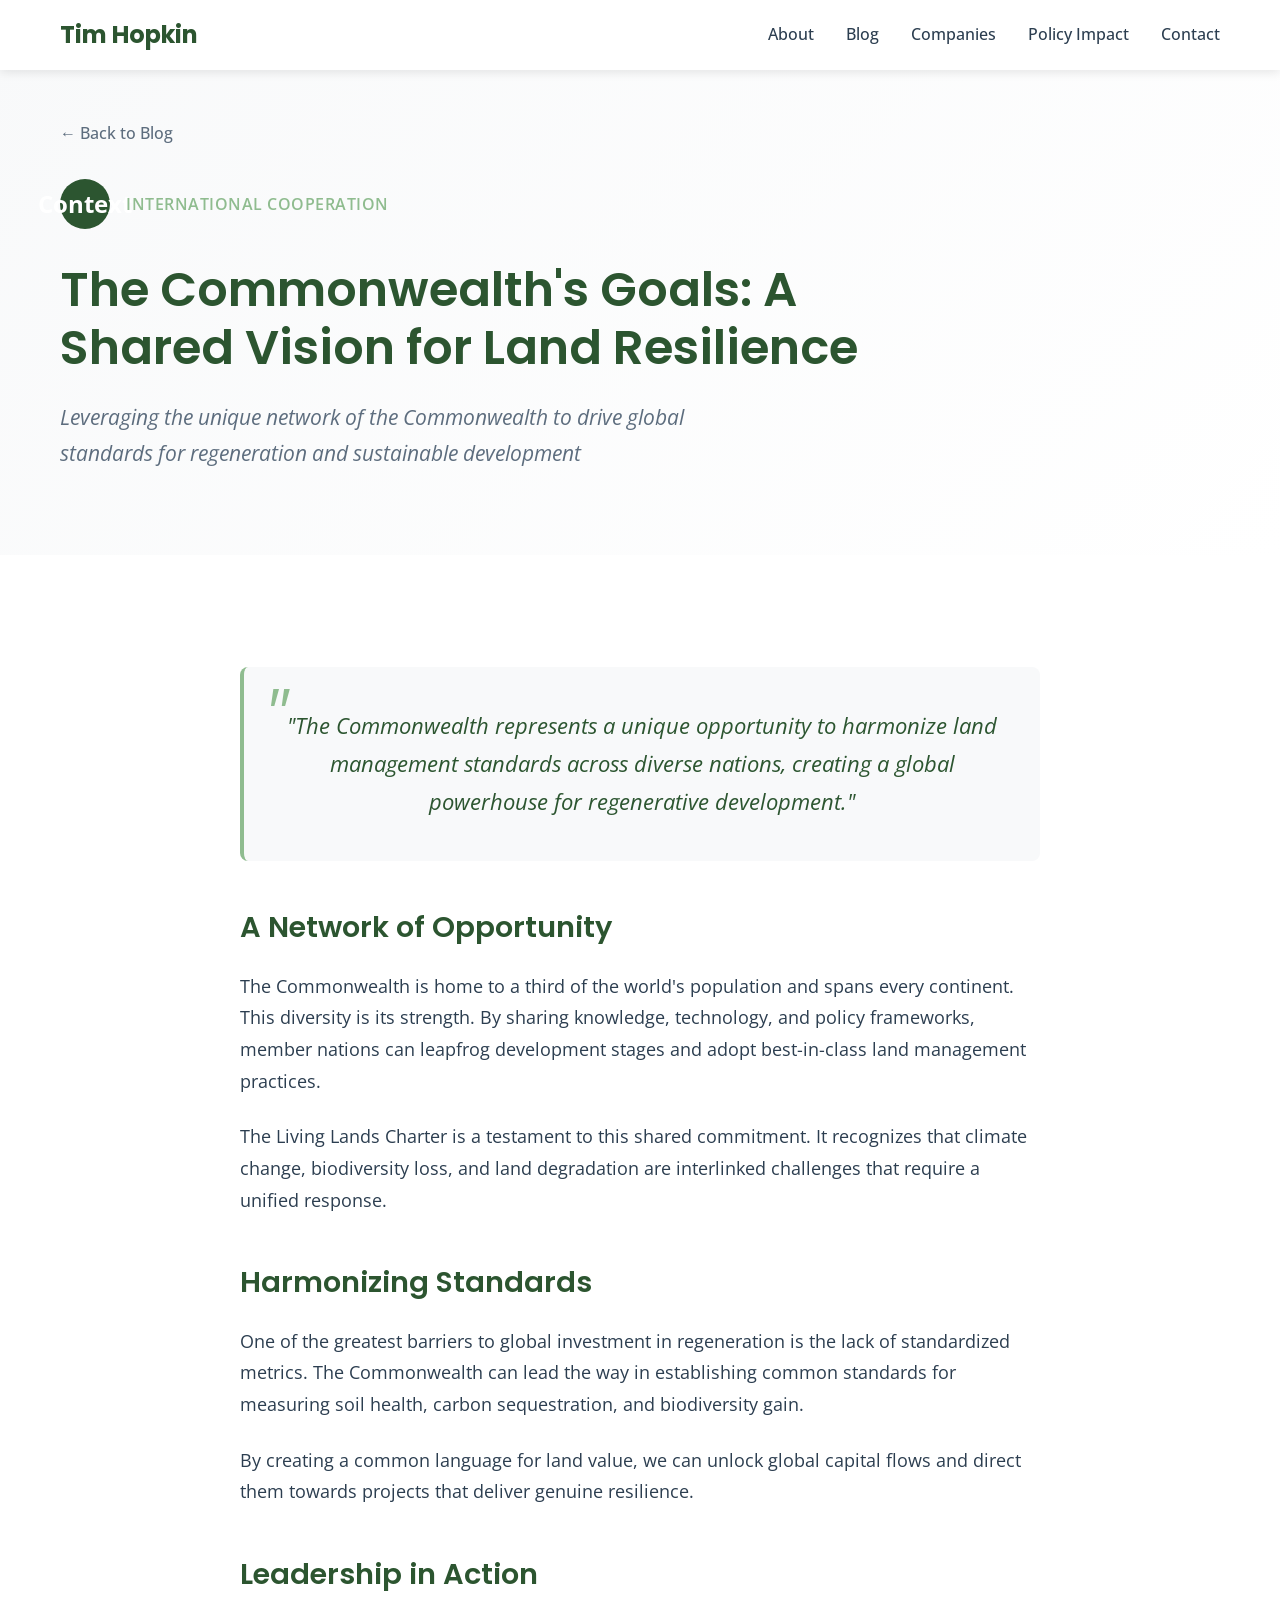
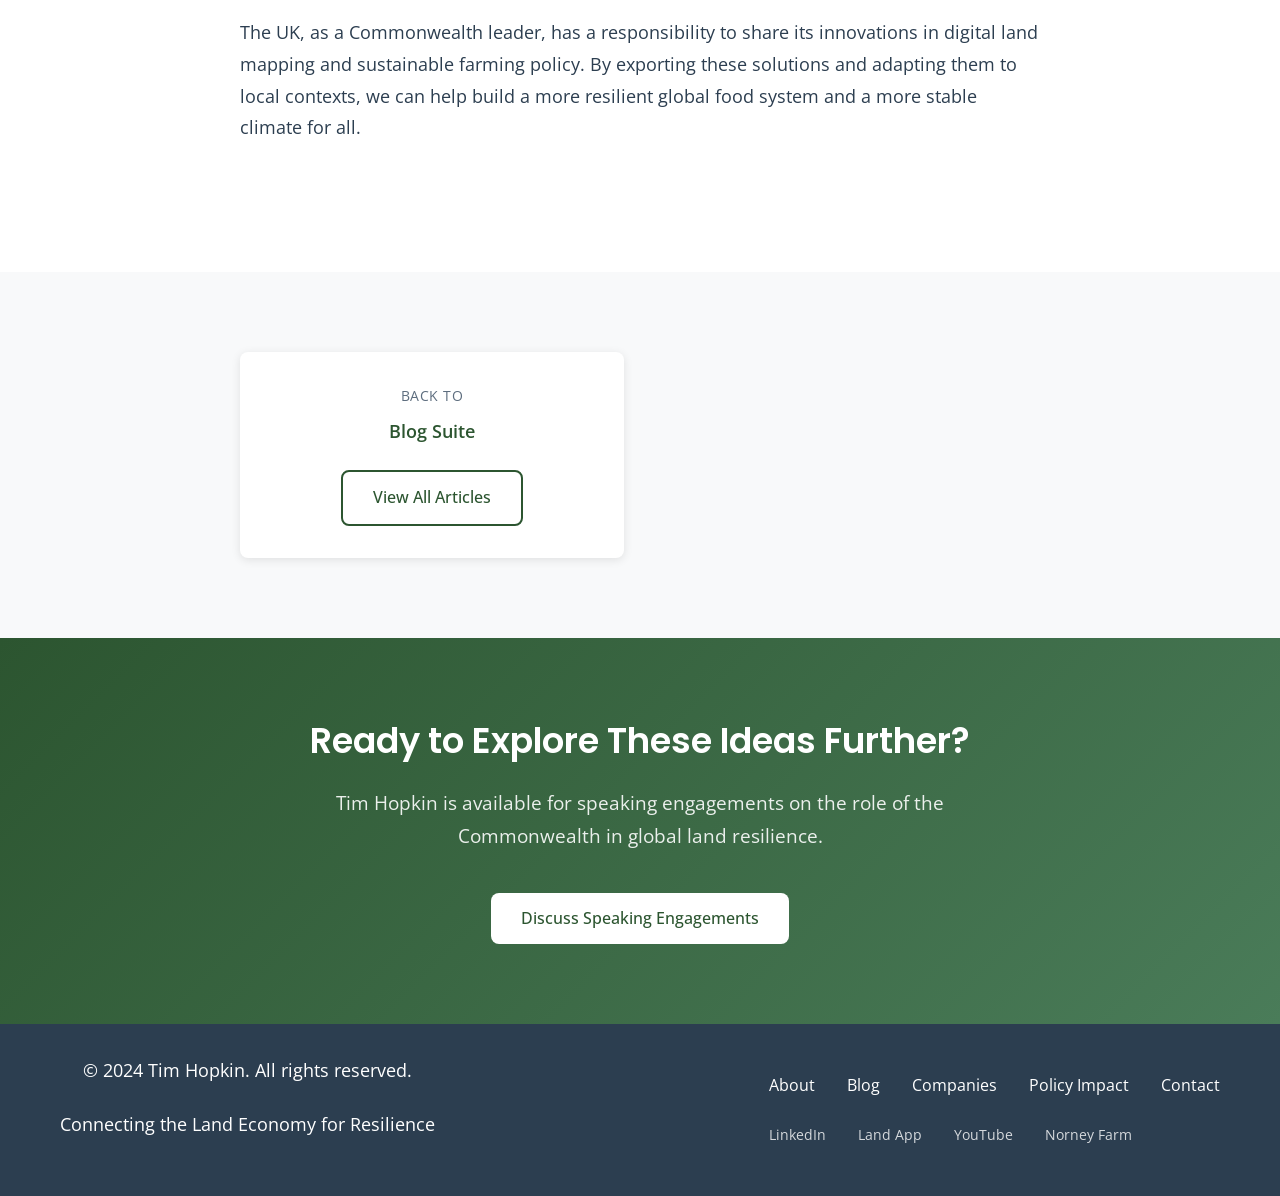
<file: article-commonwealth-goals.html>
<!DOCTYPE html>
<html lang="en-GB">

<head>
    <meta charset="UTF-8">
    <meta name="viewport" content="width=device-width, initial-scale=1.0">
    <meta name="description"
        content="The Commonwealth's Goals - Tim Hopkin explores the potential for shared land management frameworks across the Commonwealth to drive global resilience.">
    <meta name="keywords"
        content="Commonwealth, land management, resilience, global coordination, sustainable development, Tim Hopkin">
    <title>The Commonwealth's Goals - Tim Hopkin</title>
    <link rel="icon" type="image/svg+xml"
        href="data:image/svg+xml,<svg xmlns='http://www.w3.org/2000/svg' viewBox='0 0 100 100'><text y='.9em' font-size='90'>🌱</text></svg>">
    <link rel="stylesheet" href="styles.css">
    <link rel="preconnect" href="https://fonts.googleapis.com">
    <link rel="preconnect" href="https://fonts.gstatic.com" crossorigin>
    <link
        href="https://fonts.googleapis.com/css2?family=Open+Sans:wght@300;400;600;700&family=Poppins:wght@400;500;600;700&display=swap"
        rel="stylesheet">

    <!-- Structured Data for Article -->
    <script type="application/ld+json">
    {
        "@context": "https://schema.org",
        "@type": "Article",
        "headline": "The Commonwealth's Goals: A Shared Vision for Land Resilience",
        "description": "Exploring the potential for shared land management frameworks across the Commonwealth",
        "author": {
            "@type": "Person",
            "name": "Tim Hopkin",
            "url": "https://timhopkin.com"
        },
        "publisher": {
            "@type": "Person",
            "name": "Tim Hopkin"
        },
        "datePublished": "2024-12-01",
        "articleSection": "Thought Leadership",
        "keywords": ["Commonwealth", "Land Management", "Global Coordination", "Resilience"]
    }
    </script>
</head>

<body>
    <!-- Header -->
    <header class="header">
        <nav class="nav container">
            <div class="nav__brand">
                <a href="index.html" class="nav__logo">Tim Hopkin</a>
            </div>
            <div class="nav__menu" id="nav-menu">
                <ul class="nav__list">
                    <li class="nav__item">
                        <a href="index.html#about" class="nav__link">About</a>
                    </li>
                    <li class="nav__item">
                        <a href="blog.html" class="nav__link">Blog</a>
                    </li>
                    <li class="nav__item">
                        <a href="index.html#companies" class="nav__link">Companies</a>
                    </li>
                    <li class="nav__item">
                        <a href="index.html#policy-impact" class="nav__link">Policy Impact</a>
                    </li>
                    <li class="nav__item">
                        <a href="index.html#contact" class="nav__link">Contact</a>
                    </li>
                </ul>
            </div>
            <div class="nav__toggle" id="nav-toggle">
                <span></span>
                <span></span>
                <span></span>
            </div>
        </nav>
    </header>

    <!-- Main Content -->
    <main>
        <!-- Article Header -->
        <section class="article-header">
            <div class="container">
                <div class="article-breadcrumb">
                    <a href="blog.html">← Back to Blog</a>
                </div>
                <div class="article-meta">
                    <span class="article-number">Context</span>
                    <span class="article-theme">International Cooperation</span>
                </div>
                <h1 class="article-title">The Commonwealth's Goals: A Shared Vision for Land Resilience</h1>
                <div class="article-subtitle">
                    <p>Leveraging the unique network of the Commonwealth to drive global standards for regeneration and
                        sustainable development</p>
                </div>
            </div>
        </section>

        <!-- Article Content -->
        <article class="article-content section">
            <div class="container">
                <div class="article-body">
                    <div class="article-intro">
                        <blockquote class="article-quote">
                            "The Commonwealth represents a unique opportunity to harmonize land management standards
                            across diverse nations, creating a global powerhouse for regenerative development."
                        </blockquote>
                    </div>

                    <div class="article-section">
                        <h2>A Network of Opportunity</h2>
                        <p>The Commonwealth is home to a third of the world's population and spans every continent. This
                            diversity is its strength. By sharing knowledge, technology, and policy frameworks, member
                            nations can leapfrog development stages and adopt best-in-class land management practices.
                        </p>

                        <p>The Living Lands Charter is a testament to this shared commitment. It recognizes that climate
                            change, biodiversity loss, and land degradation are interlinked challenges that require a
                            unified response.</p>
                    </div>

                    <div class="article-section">
                        <h2>Harmonizing Standards</h2>
                        <p>One of the greatest barriers to global investment in regeneration is the lack of standardized
                            metrics. The Commonwealth can lead the way in establishing common standards for measuring
                            soil health, carbon sequestration, and biodiversity gain.</p>

                        <p>By creating a common language for land value, we can unlock global capital flows and direct
                            them towards projects that deliver genuine resilience.</p>
                    </div>

                    <div class="article-section">
                        <h2>Leadership in Action</h2>
                        <p>The UK, as a Commonwealth leader, has a responsibility to share its innovations in digital
                            land mapping and sustainable farming policy. By exporting these solutions and adapting them
                            to local contexts, we can help build a more resilient global food system and a more stable
                            climate for all.</p>
                    </div>
                </div>
            </div>
        </article>

        <!-- Article Navigation -->
        <section class="article-navigation section section--alt">
            <div class="container">
                <div class="article-nav-grid">
                    <div class="nav-item nav-item--previous">
                        <span class="nav-label">Back to</span>
                        <p class="nav-title">Blog Suite</p>
                        <a href="blog.html" class="btn btn--secondary">View All Articles</a>
                    </div>
                </div>
            </div>
        </section>

        <!-- Call to Action -->
        <section class="cta-section section">
            <div class="container">
                <div class="cta-content">
                    <h2 class="cta-title">Ready to Explore These Ideas Further?</h2>
                    <p class="cta-description">Tim Hopkin is available for speaking engagements on the role of the
                        Commonwealth in global land resilience.</p>
                    <div class="cta-actions">
                        <a href="index.html#contact" class="btn btn--primary">Discuss Speaking Engagements</a>
                    </div>
                </div>
            </div>
        </section>
    </main>

    <!-- Footer -->
    <footer class="footer">
        <div class="container">
            <div class="footer__content">
                <div class="footer__info">
                    <p>&copy; 2024 Tim Hopkin. All rights reserved.</p>
                    <p>Connecting the Land Economy for Resilience</p>
                </div>
                <div class="footer__links">
                    <div class="footer__nav">
                        <a href="index.html#about">About</a>
                        <a href="blog.html">Blog</a>
                        <a href="index.html#companies">Companies</a>
                        <a href="index.html#policy-impact">Policy Impact</a>
                        <a href="index.html#contact">Contact</a>
                    </div>
                    <div class="footer__social">
                        <a href="https://www.linkedin.com/in/timhopkin/" target="_blank">LinkedIn</a>
                        <a href="https://thelandapp.com" target="_blank">Land App</a>
                        <a href="https://www.youtube.com/@landmanagement2.075" target="_blank">YouTube</a>
                        <a href="https://norneyfarm.netlify.app/" target="_blank">Norney Farm</a>
                    </div>
                </div>
            </div>
        </div>
    </footer>

    <script src="script.js"></script>
</body>

</html>
</file>
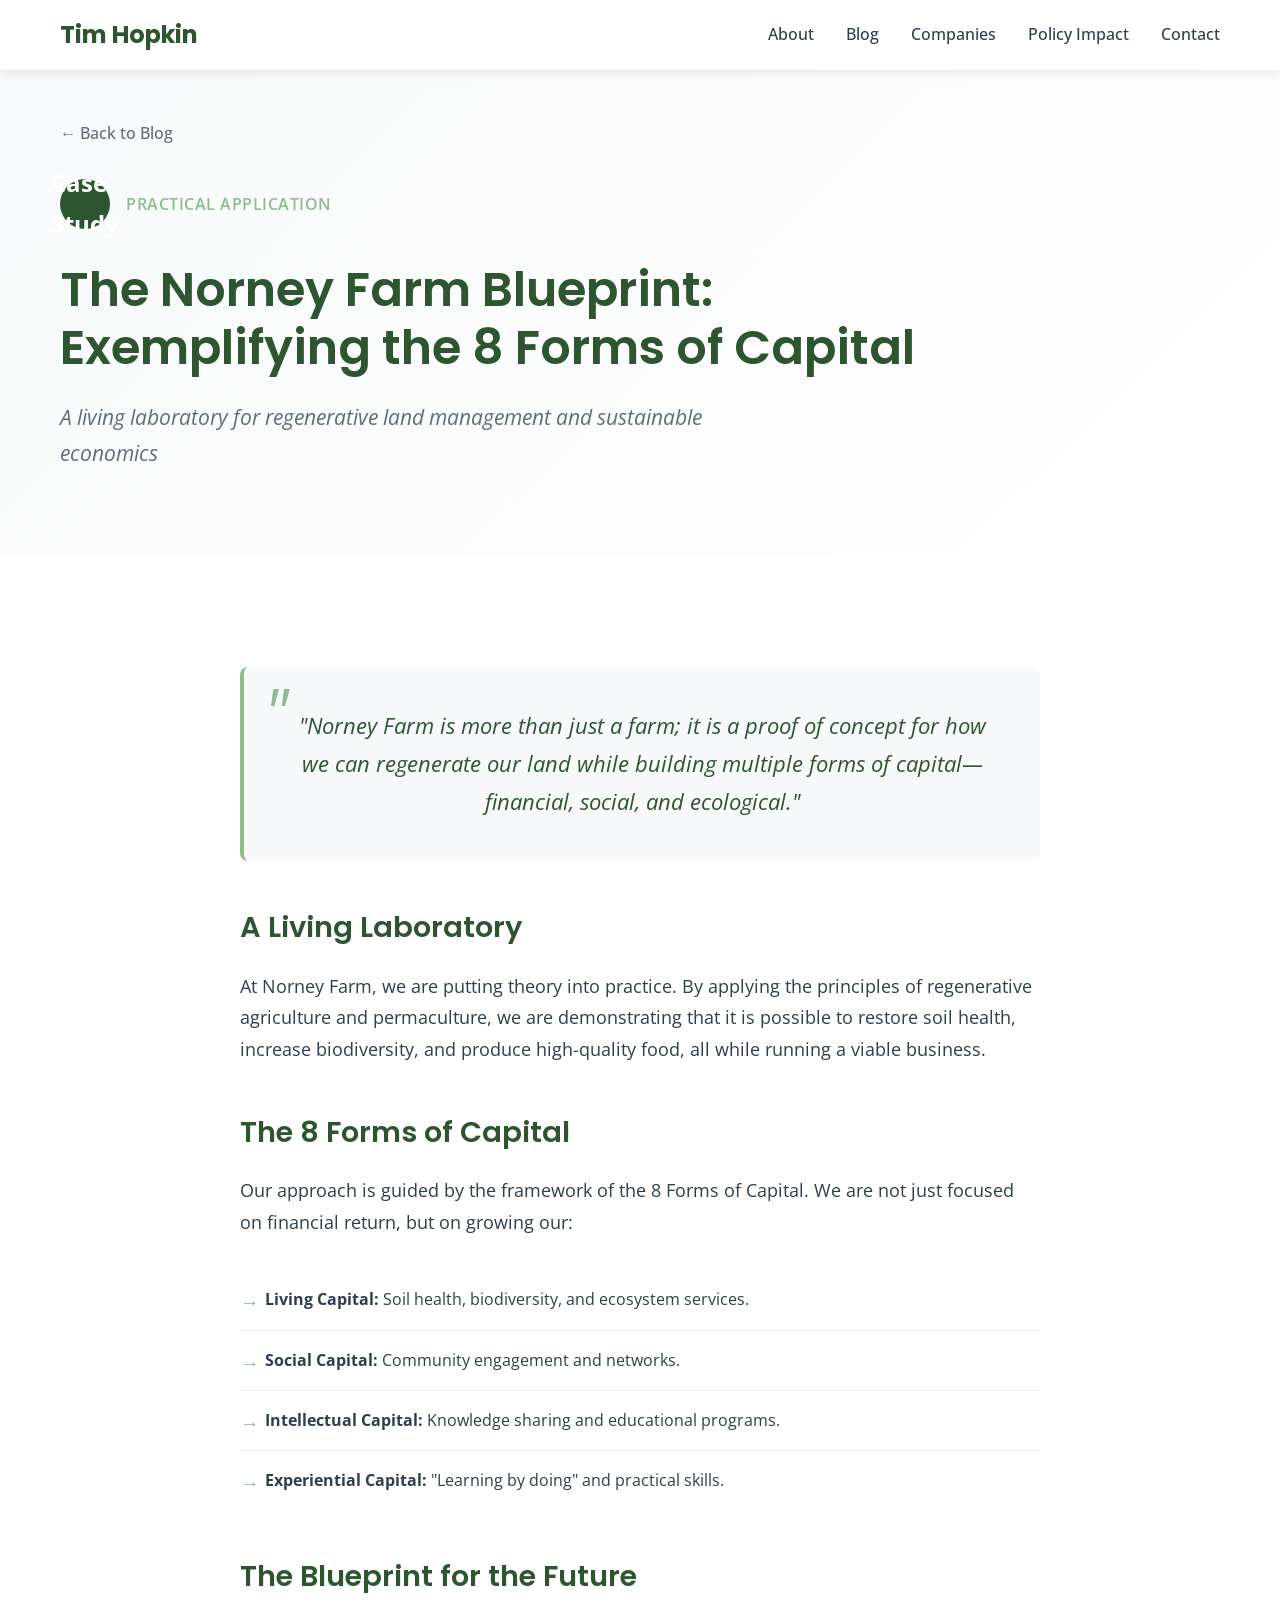
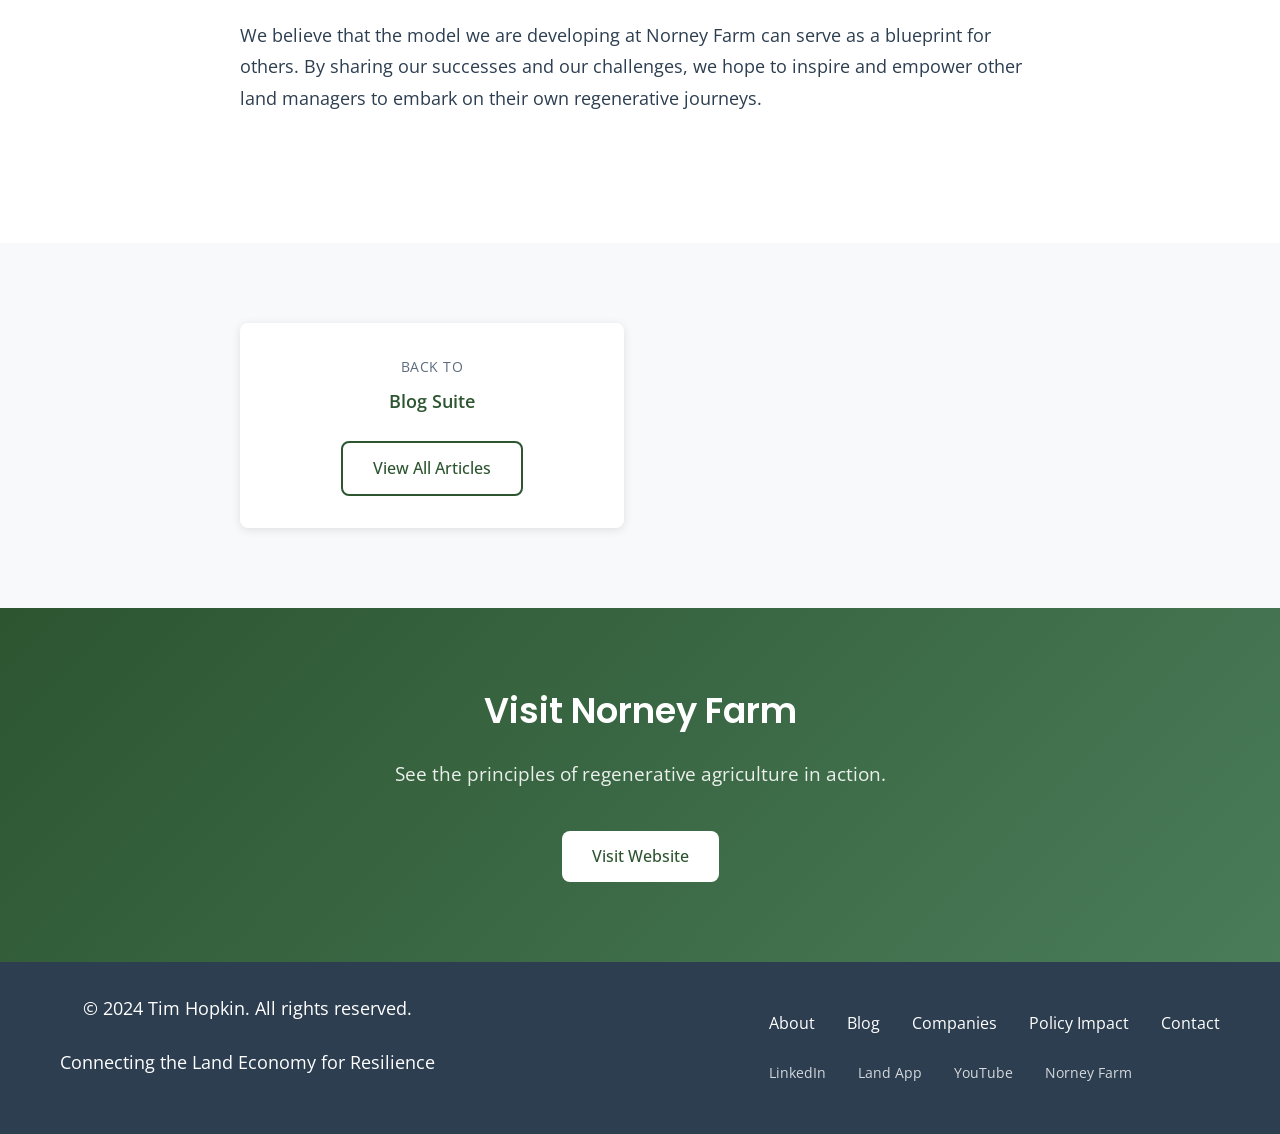
<file: article-norney-farm-blueprint.html>
<!DOCTYPE html>
<html lang="en-GB">

<head>
    <meta charset="UTF-8">
    <meta name="viewport" content="width=device-width, initial-scale=1.0">
    <meta name="description"
        content="The Norney Farm Blueprint: Exemplifying the 8 Forms of Capital - Tim Hopkin shares the practical application of regenerative principles at Norney Farm.">
    <meta name="keywords"
        content="Norney Farm, regenerative farming, 8 forms of capital, sustainability, Tim Hopkin, blueprint">
    <title>The Norney Farm Blueprint - Tim Hopkin</title>
    <link rel="icon" type="image/svg+xml"
        href="data:image/svg+xml,<svg xmlns='http://www.w3.org/2000/svg' viewBox='0 0 100 100'><text y='.9em' font-size='90'>🌱</text></svg>">
    <link rel="stylesheet" href="styles.css">
    <link rel="preconnect" href="https://fonts.googleapis.com">
    <link rel="preconnect" href="https://fonts.gstatic.com" crossorigin>
    <link
        href="https://fonts.googleapis.com/css2?family=Open+Sans:wght@300;400;600;700&family=Poppins:wght@400;500;600;700&display=swap"
        rel="stylesheet">

    <!-- Structured Data for Article -->
    <script type="application/ld+json">
    {
        "@context": "https://schema.org",
        "@type": "Article",
        "headline": "The Norney Farm Blueprint: Exemplifying the 8 Forms of Capital",
        "description": "Tim Hopkin shares the practical application of regenerative principles at Norney Farm",
        "author": {
            "@type": "Person",
            "name": "Tim Hopkin",
            "url": "https://timhopkin.com"
        },
        "publisher": {
            "@type": "Person",
            "name": "Tim Hopkin"
        },
        "datePublished": "2024-12-01",
        "articleSection": "Case Study",
        "keywords": ["Norney Farm", "Regenerative Agriculture", "8 Forms of Capital"]
    }
    </script>
</head>

<body>
    <!-- Header -->
    <header class="header">
        <nav class="nav container">
            <div class="nav__brand">
                <a href="index.html" class="nav__logo">Tim Hopkin</a>
            </div>
            <div class="nav__menu" id="nav-menu">
                <ul class="nav__list">
                    <li class="nav__item">
                        <a href="index.html#about" class="nav__link">About</a>
                    </li>
                    <li class="nav__item">
                        <a href="blog.html" class="nav__link">Blog</a>
                    </li>
                    <li class="nav__item">
                        <a href="index.html#companies" class="nav__link">Companies</a>
                    </li>
                    <li class="nav__item">
                        <a href="index.html#policy-impact" class="nav__link">Policy Impact</a>
                    </li>
                    <li class="nav__item">
                        <a href="index.html#contact" class="nav__link">Contact</a>
                    </li>
                </ul>
            </div>
            <div class="nav__toggle" id="nav-toggle">
                <span></span>
                <span></span>
                <span></span>
            </div>
        </nav>
    </header>

    <!-- Main Content -->
    <main>
        <!-- Article Header -->
        <section class="article-header">
            <div class="container">
                <div class="article-breadcrumb">
                    <a href="blog.html">← Back to Blog</a>
                </div>
                <div class="article-meta">
                    <span class="article-number">Case Study</span>
                    <span class="article-theme">Practical Application</span>
                </div>
                <h1 class="article-title">The Norney Farm Blueprint: Exemplifying the 8 Forms of Capital</h1>
                <div class="article-subtitle">
                    <p>A living laboratory for regenerative land management and sustainable economics</p>
                </div>
            </div>
        </section>

        <!-- Article Content -->
        <article class="article-content section">
            <div class="container">
                <div class="article-body">
                    <div class="article-intro">
                        <blockquote class="article-quote">
                            "Norney Farm is more than just a farm; it is a proof of concept for how we can regenerate
                            our land while building multiple forms of capital—financial, social, and ecological."
                        </blockquote>
                    </div>

                    <div class="article-section">
                        <h2>A Living Laboratory</h2>
                        <p>At Norney Farm, we are putting theory into practice. By applying the principles of
                            regenerative agriculture and permaculture, we are demonstrating that it is possible to
                            restore soil health, increase biodiversity, and produce high-quality food, all while running
                            a viable business.</p>
                    </div>

                    <div class="article-section">
                        <h2>The 8 Forms of Capital</h2>
                        <p>Our approach is guided by the framework of the 8 Forms of Capital. We are not just focused on
                            financial return, but on growing our:</p>
                        <ul class="article-list">
                            <li><strong>Living Capital:</strong> Soil health, biodiversity, and ecosystem services.</li>
                            <li><strong>Social Capital:</strong> Community engagement and networks.</li>
                            <li><strong>Intellectual Capital:</strong> Knowledge sharing and educational programs.</li>
                            <li><strong>Experiential Capital:</strong> "Learning by doing" and practical skills.</li>
                        </ul>
                    </div>

                    <div class="article-section">
                        <h2>The Blueprint for the Future</h2>
                        <p>We believe that the model we are developing at Norney Farm can serve as a blueprint for
                            others. By sharing our successes and our challenges, we hope to inspire and empower other
                            land managers to embark on their own regenerative journeys.</p>
                    </div>
                </div>
            </div>
        </article>

        <!-- Article Navigation -->
        <section class="article-navigation section section--alt">
            <div class="container">
                <div class="article-nav-grid">
                    <div class="nav-item nav-item--previous">
                        <span class="nav-label">Back to</span>
                        <p class="nav-title">Blog Suite</p>
                        <a href="blog.html" class="btn btn--secondary">View All Articles</a>
                    </div>
                </div>
            </div>
        </section>

        <!-- Call to Action -->
        <section class="cta-section section">
            <div class="container">
                <div class="cta-content">
                    <h2 class="cta-title">Visit Norney Farm</h2>
                    <p class="cta-description">See the principles of regenerative agriculture in action.</p>
                    <div class="cta-actions">
                        <a href="https://norneyfarm.netlify.app/" target="_blank" class="btn btn--primary">Visit
                            Website</a>
                    </div>
                </div>
            </div>
        </section>
    </main>

    <!-- Footer -->
    <footer class="footer">
        <div class="container">
            <div class="footer__content">
                <div class="footer__info">
                    <p>&copy; 2024 Tim Hopkin. All rights reserved.</p>
                    <p>Connecting the Land Economy for Resilience</p>
                </div>
                <div class="footer__links">
                    <div class="footer__nav">
                        <a href="index.html#about">About</a>
                        <a href="blog.html">Blog</a>
                        <a href="index.html#companies">Companies</a>
                        <a href="index.html#policy-impact">Policy Impact</a>
                        <a href="index.html#contact">Contact</a>
                    </div>
                    <div class="footer__social">
                        <a href="https://www.linkedin.com/in/timhopkin/" target="_blank">LinkedIn</a>
                        <a href="https://thelandapp.com" target="_blank">Land App</a>
                        <a href="https://www.youtube.com/@landmanagement2.075" target="_blank">YouTube</a>
                        <a href="https://norneyfarm.netlify.app/" target="_blank">Norney Farm</a>
                    </div>
                </div>
            </div>
        </div>
    </footer>

    <script src="script.js"></script>
</body>

</html>
</file>
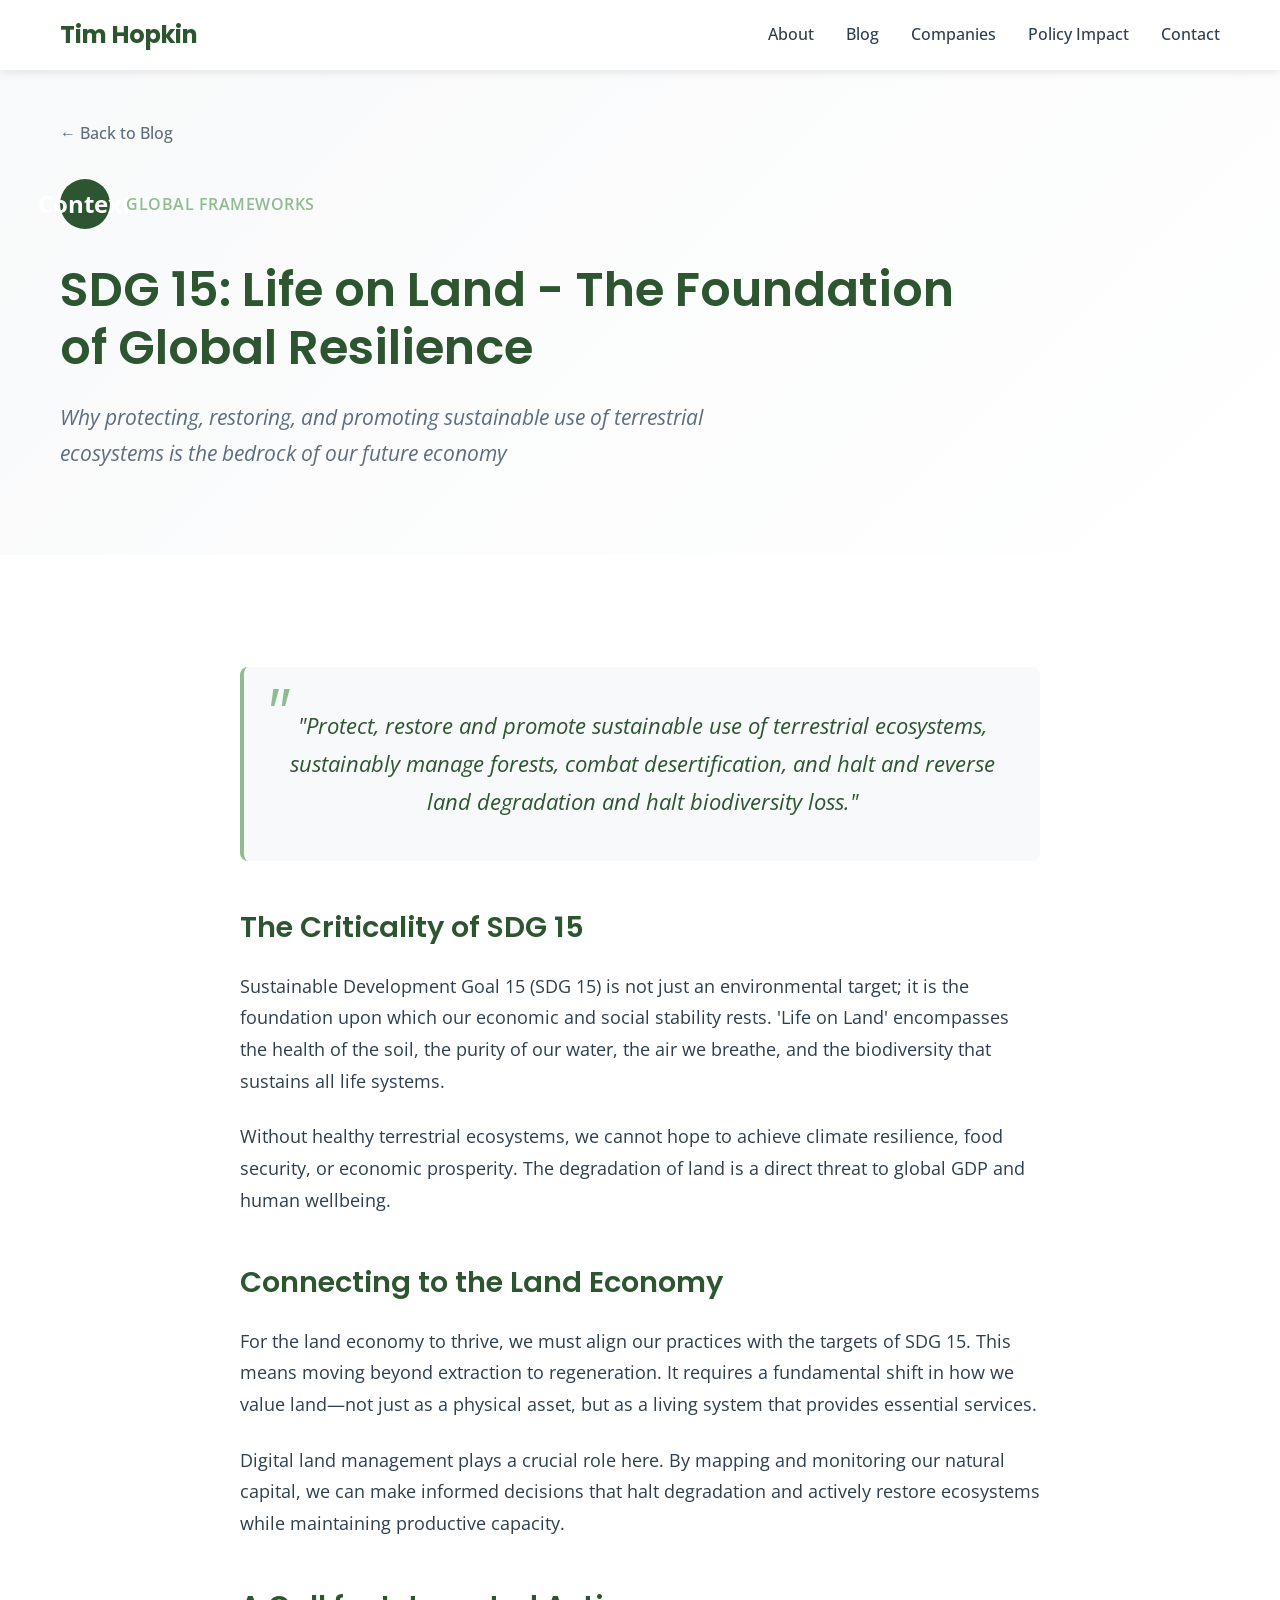
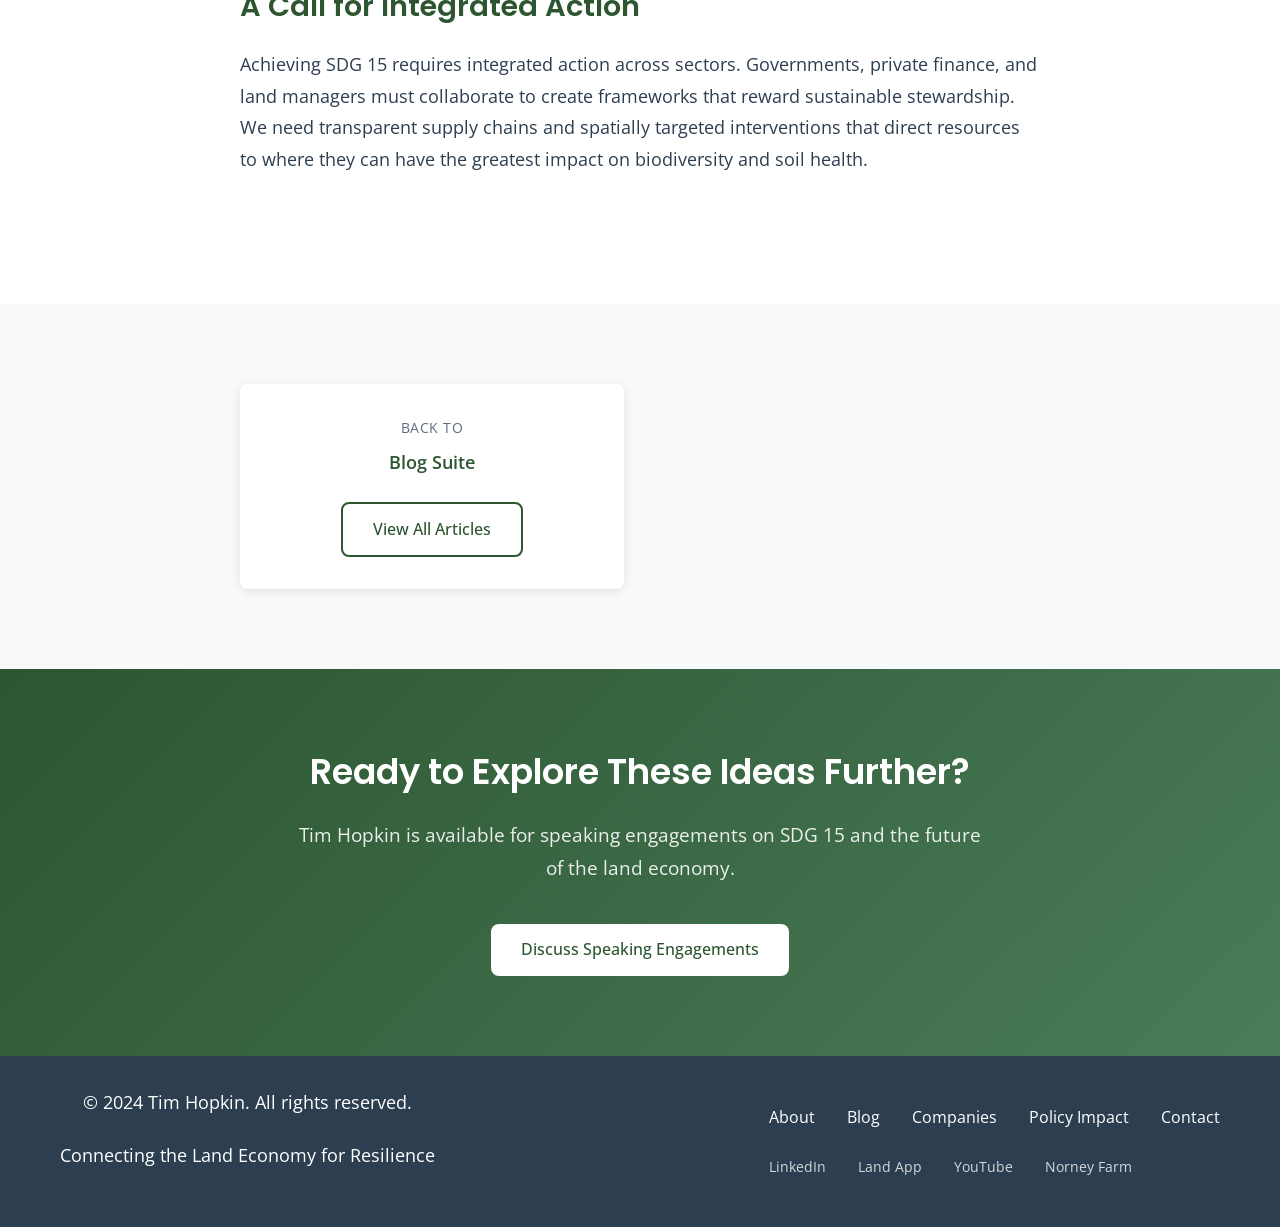
<file: article-sdg-15.html>
<!DOCTYPE html>
<html lang="en-GB">

<head>
    <meta charset="UTF-8">
    <meta name="viewport" content="width=device-width, initial-scale=1.0">
    <meta name="description"
        content="SDG 15: Life on Land - Tim Hopkin explores the critical importance of Sustainable Development Goal 15 for global resilience and the land economy.">
    <meta name="keywords"
        content="SDG 15, Life on Land, UN Sustainable Development Goals, biodiversity, land degradation, ecosystem services, Tim Hopkin">
    <title>SDG 15: Life on Land - Tim Hopkin</title>
    <link rel="icon" type="image/svg+xml"
        href="data:image/svg+xml,<svg xmlns='http://www.w3.org/2000/svg' viewBox='0 0 100 100'><text y='.9em' font-size='90'>🌱</text></svg>">
    <link rel="stylesheet" href="styles.css">
    <link rel="preconnect" href="https://fonts.googleapis.com">
    <link rel="preconnect" href="https://fonts.gstatic.com" crossorigin>
    <link
        href="https://fonts.googleapis.com/css2?family=Open+Sans:wght@300;400;600;700&family=Poppins:wght@400;500;600;700&display=swap"
        rel="stylesheet">

    <!-- Structured Data for Article -->
    <script type="application/ld+json">
    {
        "@context": "https://schema.org",
        "@type": "Article",
        "headline": "SDG 15: Life on Land - The Foundation of Global Resilience",
        "description": "Exploring the critical importance of Sustainable Development Goal 15 for global resilience and the land economy",
        "author": {
            "@type": "Person",
            "name": "Tim Hopkin",
            "url": "https://timhopkin.com"
        },
        "publisher": {
            "@type": "Person",
            "name": "Tim Hopkin"
        },
        "datePublished": "2024-12-01",
        "articleSection": "Thought Leadership",
        "keywords": ["SDG 15", "biodiversity", "land management", "sustainability", "ecosystems"]
    }
    </script>
</head>

<body>
    <!-- Header -->
    <header class="header">
        <nav class="nav container">
            <div class="nav__brand">
                <a href="index.html" class="nav__logo">Tim Hopkin</a>
            </div>
            <div class="nav__menu" id="nav-menu">
                <ul class="nav__list">
                    <li class="nav__item">
                        <a href="index.html#about" class="nav__link">About</a>
                    </li>
                    <li class="nav__item">
                        <a href="blog.html" class="nav__link">Blog</a>
                    </li>
                    <li class="nav__item">
                        <a href="index.html#companies" class="nav__link">Companies</a>
                    </li>
                    <li class="nav__item">
                        <a href="index.html#policy-impact" class="nav__link">Policy Impact</a>
                    </li>
                    <li class="nav__item">
                        <a href="index.html#contact" class="nav__link">Contact</a>
                    </li>
                </ul>
            </div>
            <div class="nav__toggle" id="nav-toggle">
                <span></span>
                <span></span>
                <span></span>
            </div>
        </nav>
    </header>

    <!-- Main Content -->
    <main>
        <!-- Article Header -->
        <section class="article-header">
            <div class="container">
                <div class="article-breadcrumb">
                    <a href="blog.html">← Back to Blog</a>
                </div>
                <div class="article-meta">
                    <span class="article-number">Context</span>
                    <span class="article-theme">Global Frameworks</span>
                </div>
                <h1 class="article-title">SDG 15: Life on Land - The Foundation of Global Resilience</h1>
                <div class="article-subtitle">
                    <p>Why protecting, restoring, and promoting sustainable use of terrestrial ecosystems is the bedrock
                        of our future economy</p>
                </div>
            </div>
        </section>

        <!-- Article Content -->
        <article class="article-content section">
            <div class="container">
                <div class="article-body">
                    <div class="article-intro">
                        <blockquote class="article-quote">
                            "Protect, restore and promote sustainable use of terrestrial ecosystems, sustainably manage
                            forests, combat desertification, and halt and reverse land degradation and halt biodiversity
                            loss."
                        </blockquote>
                    </div>

                    <div class="article-section">
                        <h2>The Criticality of SDG 15</h2>
                        <p>Sustainable Development Goal 15 (SDG 15) is not just an environmental target; it is the
                            foundation upon which our economic and social stability rests. 'Life on Land' encompasses
                            the health of the soil, the purity of our water, the air we breathe, and the biodiversity
                            that sustains all life systems.</p>

                        <p>Without healthy terrestrial ecosystems, we cannot hope to achieve climate resilience, food
                            security, or economic prosperity. The degradation of land is a direct threat to global GDP
                            and human wellbeing.</p>
                    </div>

                    <div class="article-section">
                        <h2>Connecting to the Land Economy</h2>
                        <p>For the land economy to thrive, we must align our practices with the targets of SDG 15. This
                            means moving beyond extraction to regeneration. It requires a fundamental shift in how we
                            value land—not just as a physical asset, but as a living system that provides essential
                            services.</p>

                        <p>Digital land management plays a crucial role here. By mapping and monitoring our natural
                            capital, we can make informed decisions that halt degradation and actively restore
                            ecosystems while maintaining productive capacity.</p>
                    </div>

                    <div class="article-section">
                        <h2>A Call for Integrated Action</h2>
                        <p>Achieving SDG 15 requires integrated action across sectors. Governments, private finance, and
                            land managers must collaborate to create frameworks that reward sustainable stewardship. We
                            need transparent supply chains and spatially targeted interventions that direct resources to
                            where they can have the greatest impact on biodiversity and soil health.</p>
                    </div>
                </div>
            </div>
        </article>

        <!-- Article Navigation -->
        <section class="article-navigation section section--alt">
            <div class="container">
                <div class="article-nav-grid">
                    <div class="nav-item nav-item--previous">
                        <span class="nav-label">Back to</span>
                        <p class="nav-title">Blog Suite</p>
                        <a href="blog.html" class="btn btn--secondary">View All Articles</a>
                    </div>
                </div>
            </div>
        </section>

        <!-- Call to Action -->
        <section class="cta-section section">
            <div class="container">
                <div class="cta-content">
                    <h2 class="cta-title">Ready to Explore These Ideas Further?</h2>
                    <p class="cta-description">Tim Hopkin is available for speaking engagements on SDG 15 and the future
                        of the land economy.</p>
                    <div class="cta-actions">
                        <a href="index.html#contact" class="btn btn--primary">Discuss Speaking Engagements</a>
                    </div>
                </div>
            </div>
        </section>
    </main>

    <!-- Footer -->
    <footer class="footer">
        <div class="container">
            <div class="footer__content">
                <div class="footer__info">
                    <p>&copy; 2024 Tim Hopkin. All rights reserved.</p>
                    <p>Connecting the Land Economy for Resilience</p>
                </div>
                <div class="footer__links">
                    <div class="footer__nav">
                        <a href="index.html#about">About</a>
                        <a href="blog.html">Blog</a>
                        <a href="index.html#companies">Companies</a>
                        <a href="index.html#policy-impact">Policy Impact</a>
                        <a href="index.html#contact">Contact</a>
                    </div>
                    <div class="footer__social">
                        <a href="https://www.linkedin.com/in/timhopkin/" target="_blank">LinkedIn</a>
                        <a href="https://thelandapp.com" target="_blank">Land App</a>
                        <a href="https://www.youtube.com/@landmanagement2.075" target="_blank">YouTube</a>
                        <a href="https://norneyfarm.netlify.app/" target="_blank">Norney Farm</a>
                    </div>
                </div>
            </div>
        </div>
    </footer>

    <script src="script.js"></script>
</body>

</html>
</file>
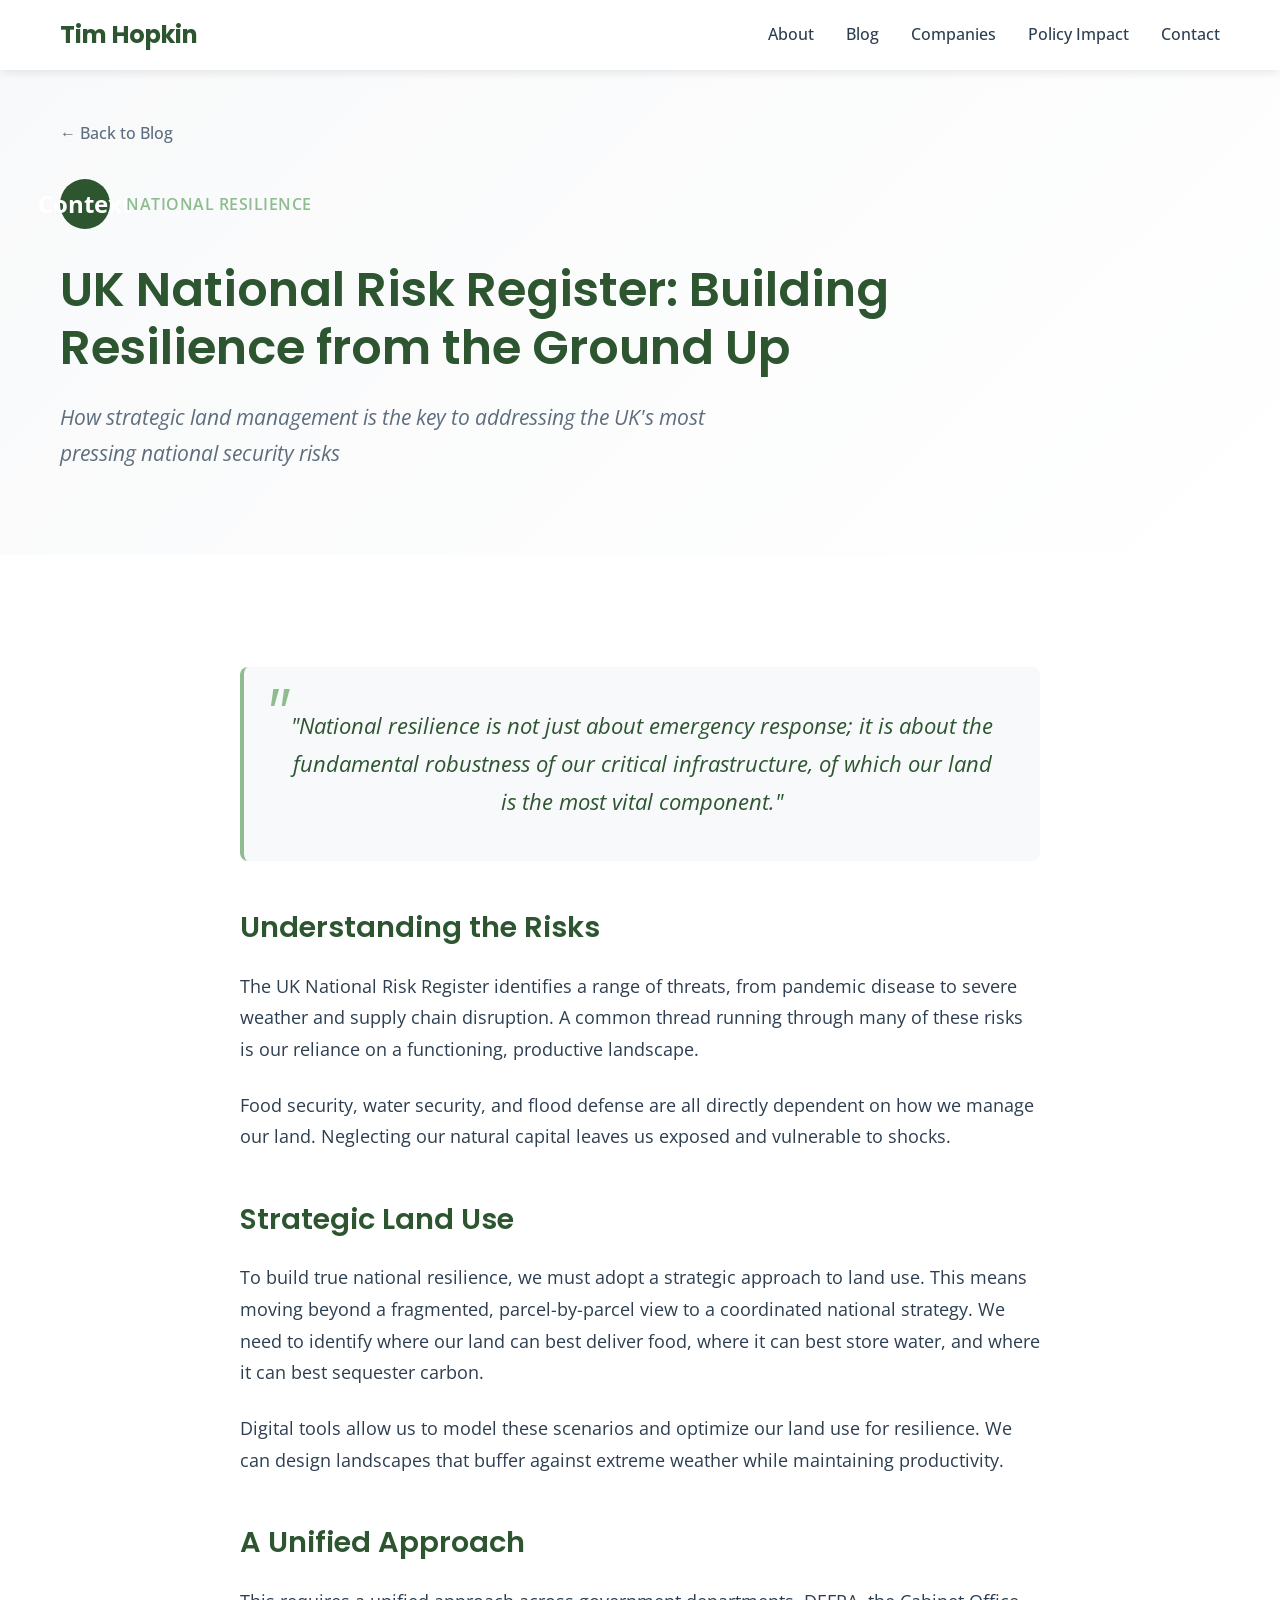
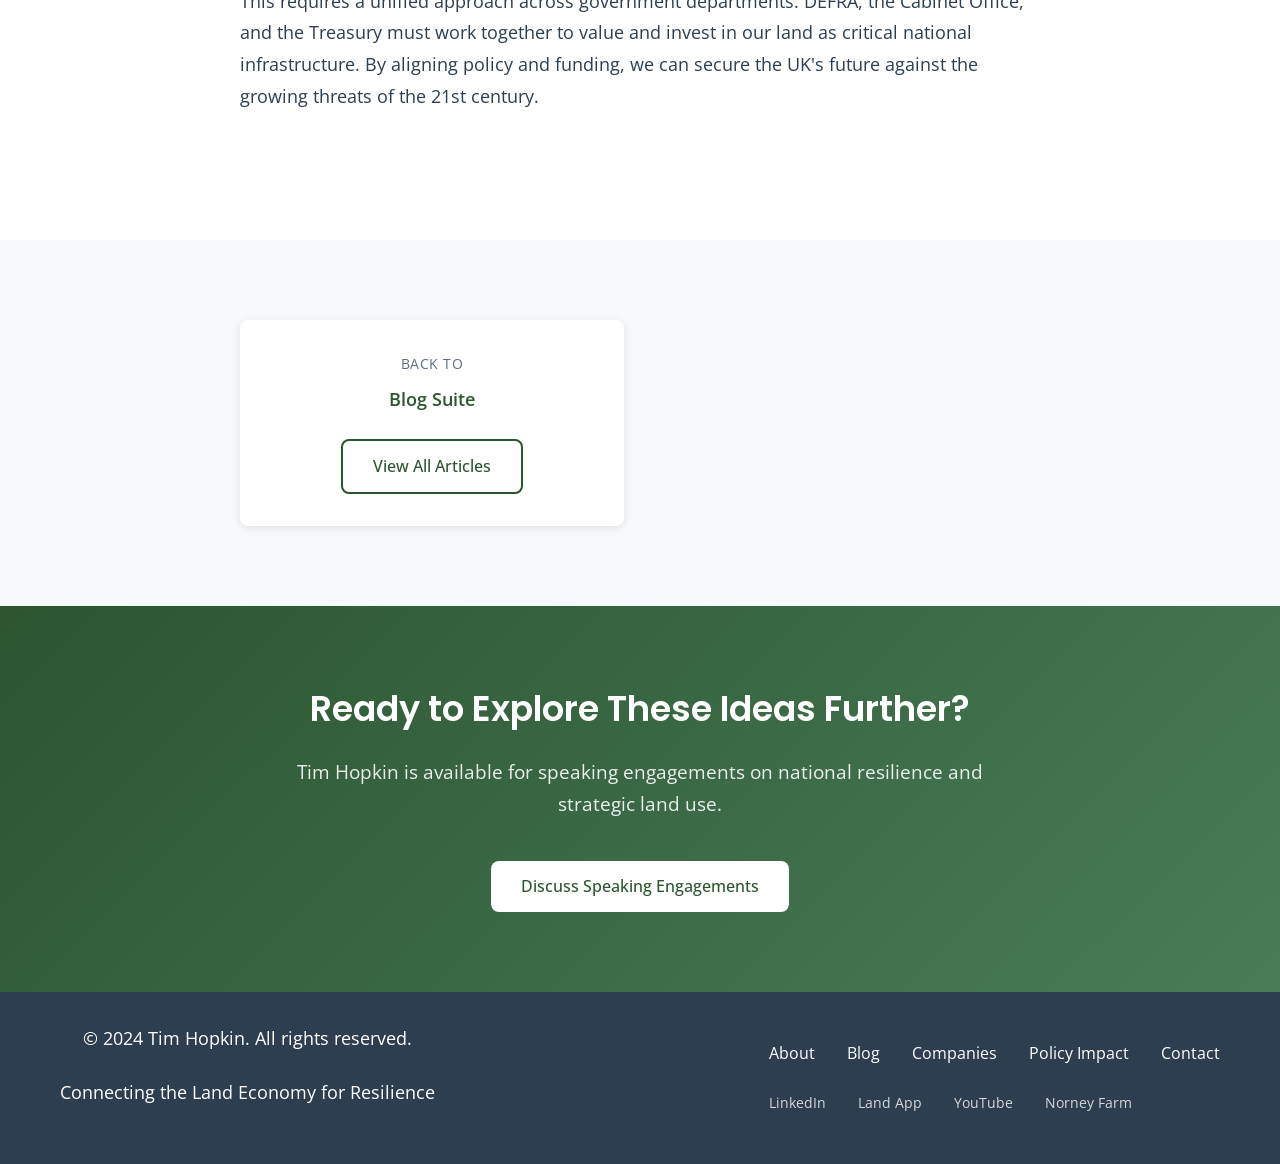
<file: article-uk-risk-register.html>
<!DOCTYPE html>
<html lang="en-GB">

<head>
    <meta charset="UTF-8">
    <meta name="viewport" content="width=device-width, initial-scale=1.0">
    <meta name="description"
        content="UK National Risk Register - Tim Hopkin examines the UK's national risks and the role of land management in building national resilience.">
    <meta name="keywords"
        content="UK National Risk Register, resilience, land management, food security, climate adaptation, Tim Hopkin">
    <title>UK National Risk Register - Tim Hopkin</title>
    <link rel="icon" type="image/svg+xml"
        href="data:image/svg+xml,<svg xmlns='http://www.w3.org/2000/svg' viewBox='0 0 100 100'><text y='.9em' font-size='90'>🌱</text></svg>">
    <link rel="stylesheet" href="styles.css">
    <link rel="preconnect" href="https://fonts.googleapis.com">
    <link rel="preconnect" href="https://fonts.gstatic.com" crossorigin>
    <link
        href="https://fonts.googleapis.com/css2?family=Open+Sans:wght@300;400;600;700&family=Poppins:wght@400;500;600;700&display=swap"
        rel="stylesheet">

    <!-- Structured Data for Article -->
    <script type="application/ld+json">
    {
        "@context": "https://schema.org",
        "@type": "Article",
        "headline": "UK National Risk Register: Building Resilience from the Ground Up",
        "description": "Examining the UK's national risks and the role of land management in building national resilience",
        "author": {
            "@type": "Person",
            "name": "Tim Hopkin",
            "url": "https://timhopkin.com"
        },
        "publisher": {
            "@type": "Person",
            "name": "Tim Hopkin"
        },
        "datePublished": "2024-12-01",
        "articleSection": "Thought Leadership",
        "keywords": ["UK Risk Register", "Resilience", "Food Security", "Climate Adaptation"]
    }
    </script>
</head>

<body>
    <!-- Header -->
    <header class="header">
        <nav class="nav container">
            <div class="nav__brand">
                <a href="index.html" class="nav__logo">Tim Hopkin</a>
            </div>
            <div class="nav__menu" id="nav-menu">
                <ul class="nav__list">
                    <li class="nav__item">
                        <a href="index.html#about" class="nav__link">About</a>
                    </li>
                    <li class="nav__item">
                        <a href="blog.html" class="nav__link">Blog</a>
                    </li>
                    <li class="nav__item">
                        <a href="index.html#companies" class="nav__link">Companies</a>
                    </li>
                    <li class="nav__item">
                        <a href="index.html#policy-impact" class="nav__link">Policy Impact</a>
                    </li>
                    <li class="nav__item">
                        <a href="index.html#contact" class="nav__link">Contact</a>
                    </li>
                </ul>
            </div>
            <div class="nav__toggle" id="nav-toggle">
                <span></span>
                <span></span>
                <span></span>
            </div>
        </nav>
    </header>

    <!-- Main Content -->
    <main>
        <!-- Article Header -->
        <section class="article-header">
            <div class="container">
                <div class="article-breadcrumb">
                    <a href="blog.html">← Back to Blog</a>
                </div>
                <div class="article-meta">
                    <span class="article-number">Context</span>
                    <span class="article-theme">National Resilience</span>
                </div>
                <h1 class="article-title">UK National Risk Register: Building Resilience from the Ground Up</h1>
                <div class="article-subtitle">
                    <p>How strategic land management is the key to addressing the UK's most pressing national security
                        risks</p>
                </div>
            </div>
        </section>

        <!-- Article Content -->
        <article class="article-content section">
            <div class="container">
                <div class="article-body">
                    <div class="article-intro">
                        <blockquote class="article-quote">
                            "National resilience is not just about emergency response; it is about the fundamental
                            robustness of our critical infrastructure, of which our land is the most vital component."
                        </blockquote>
                    </div>

                    <div class="article-section">
                        <h2>Understanding the Risks</h2>
                        <p>The UK National Risk Register identifies a range of threats, from pandemic disease to severe
                            weather and supply chain disruption. A common thread running through many of these risks is
                            our reliance on a functioning, productive landscape.</p>

                        <p>Food security, water security, and flood defense are all directly dependent on how we manage
                            our land. Neglecting our natural capital leaves us exposed and vulnerable to shocks.</p>
                    </div>

                    <div class="article-section">
                        <h2>Strategic Land Use</h2>
                        <p>To build true national resilience, we must adopt a strategic approach to land use. This means
                            moving beyond a fragmented, parcel-by-parcel view to a coordinated national strategy. We
                            need to identify where our land can best deliver food, where it can best store water, and
                            where it can best sequester carbon.</p>

                        <p>Digital tools allow us to model these scenarios and optimize our land use for resilience. We
                            can design landscapes that buffer against extreme weather while maintaining productivity.
                        </p>
                    </div>

                    <div class="article-section">
                        <h2>A Unified Approach</h2>
                        <p>This requires a unified approach across government departments. DEFRA, the Cabinet Office,
                            and the Treasury must work together to value and invest in our land as critical national
                            infrastructure. By aligning policy and funding, we can secure the UK's future against the
                            growing threats of the 21st century.</p>
                    </div>
                </div>
            </div>
        </article>

        <!-- Article Navigation -->
        <section class="article-navigation section section--alt">
            <div class="container">
                <div class="article-nav-grid">
                    <div class="nav-item nav-item--previous">
                        <span class="nav-label">Back to</span>
                        <p class="nav-title">Blog Suite</p>
                        <a href="blog.html" class="btn btn--secondary">View All Articles</a>
                    </div>
                </div>
            </div>
        </section>

        <!-- Call to Action -->
        <section class="cta-section section">
            <div class="container">
                <div class="cta-content">
                    <h2 class="cta-title">Ready to Explore These Ideas Further?</h2>
                    <p class="cta-description">Tim Hopkin is available for speaking engagements on national resilience
                        and strategic land use.</p>
                    <div class="cta-actions">
                        <a href="index.html#contact" class="btn btn--primary">Discuss Speaking Engagements</a>
                    </div>
                </div>
            </div>
        </section>
    </main>

    <!-- Footer -->
    <footer class="footer">
        <div class="container">
            <div class="footer__content">
                <div class="footer__info">
                    <p>&copy; 2024 Tim Hopkin. All rights reserved.</p>
                    <p>Connecting the Land Economy for Resilience</p>
                </div>
                <div class="footer__links">
                    <div class="footer__nav">
                        <a href="index.html#about">About</a>
                        <a href="blog.html">Blog</a>
                        <a href="index.html#companies">Companies</a>
                        <a href="index.html#policy-impact">Policy Impact</a>
                        <a href="index.html#contact">Contact</a>
                    </div>
                    <div class="footer__social">
                        <a href="https://www.linkedin.com/in/timhopkin/" target="_blank">LinkedIn</a>
                        <a href="https://thelandapp.com" target="_blank">Land App</a>
                        <a href="https://www.youtube.com/@landmanagement2.075" target="_blank">YouTube</a>
                        <a href="https://norneyfarm.netlify.app/" target="_blank">Norney Farm</a>
                    </div>
                </div>
            </div>
        </div>
    </footer>

    <script src="script.js"></script>
</body>

</html>
</file>
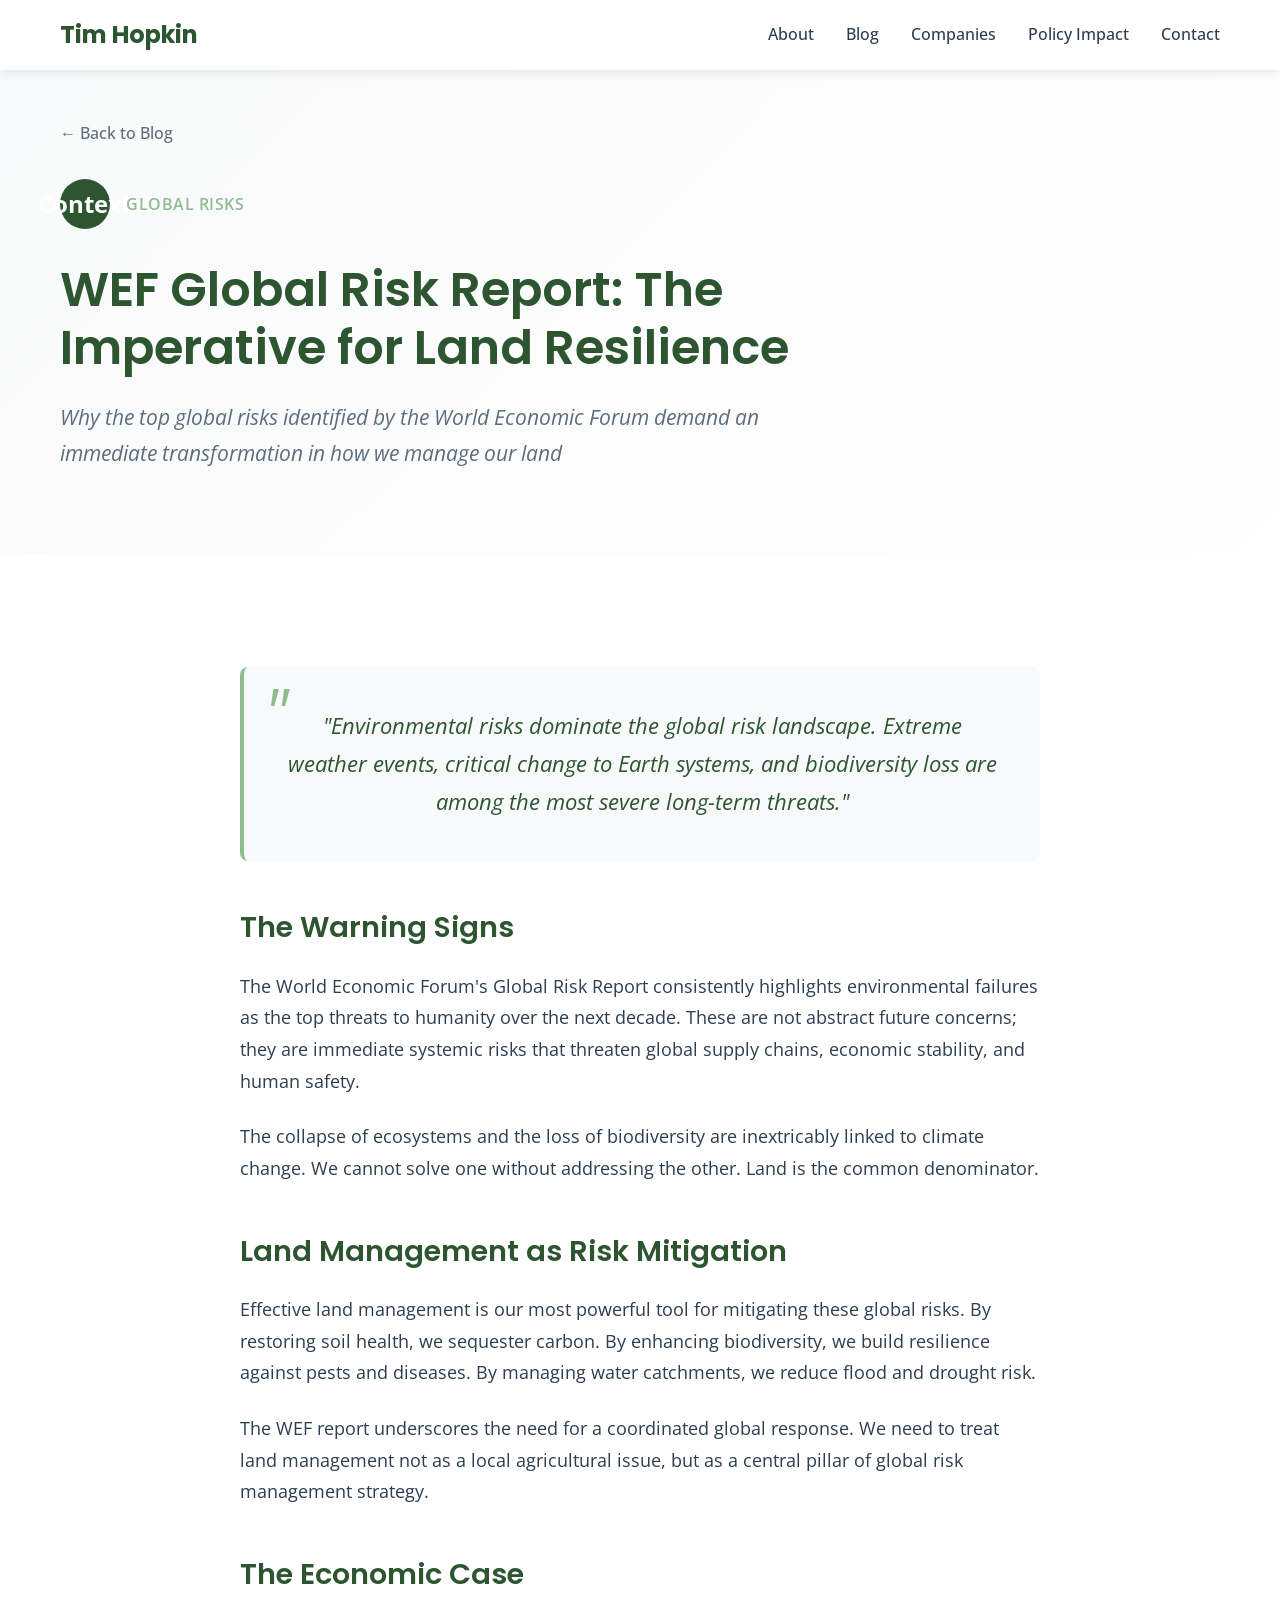
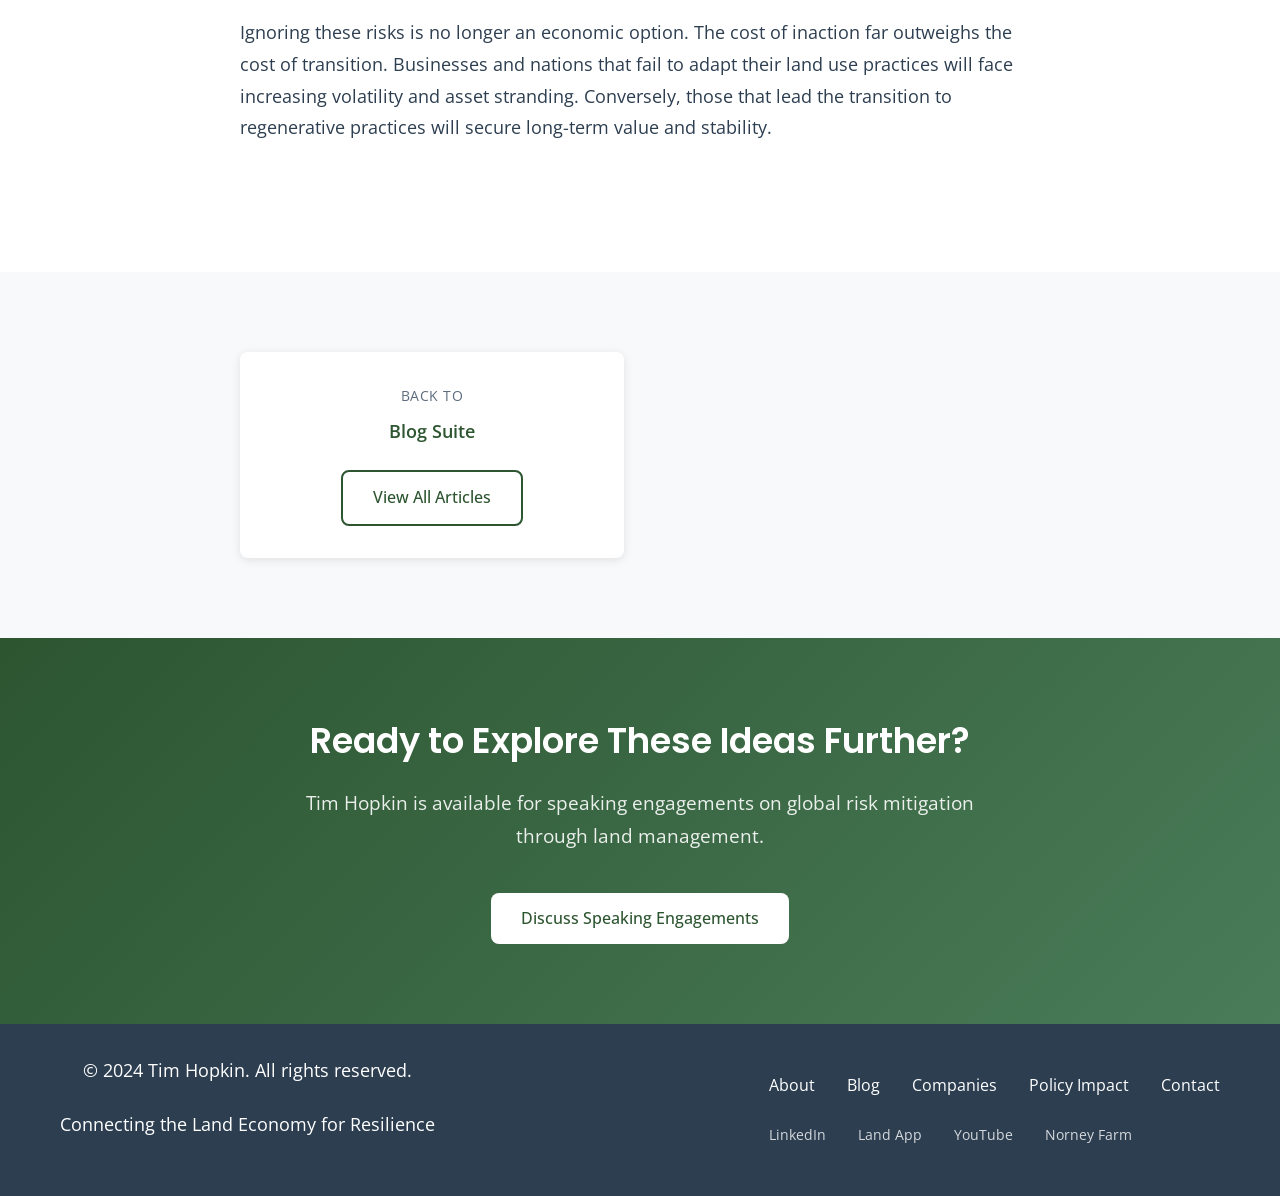
<file: article-wef-global-risk.html>
<!DOCTYPE html>
<html lang="en-GB">

<head>
    <meta charset="UTF-8">
    <meta name="viewport" content="width=device-width, initial-scale=1.0">
    <meta name="description"
        content="WEF Global Risk Report - Tim Hopkin analyses the World Economic Forum's findings and their implications for global land management and resilience.">
    <meta name="keywords"
        content="WEF, Global Risk Report, World Economic Forum, climate risk, biodiversity loss, land economy, Tim Hopkin">
    <title>WEF Global Risk Report - Tim Hopkin</title>
    <link rel="icon" type="image/svg+xml"
        href="data:image/svg+xml,<svg xmlns='http://www.w3.org/2000/svg' viewBox='0 0 100 100'><text y='.9em' font-size='90'>🌱</text></svg>">
    <link rel="stylesheet" href="styles.css">
    <link rel="preconnect" href="https://fonts.googleapis.com">
    <link rel="preconnect" href="https://fonts.gstatic.com" crossorigin>
    <link
        href="https://fonts.googleapis.com/css2?family=Open+Sans:wght@300;400;600;700&family=Poppins:wght@400;500;600;700&display=swap"
        rel="stylesheet">

    <!-- Structured Data for Article -->
    <script type="application/ld+json">
    {
        "@context": "https://schema.org",
        "@type": "Article",
        "headline": "WEF Global Risk Report: The Imperative for Land Resilience",
        "description": "Analysing the World Economic Forum's findings and their implications for global land management",
        "author": {
            "@type": "Person",
            "name": "Tim Hopkin",
            "url": "https://timhopkin.com"
        },
        "publisher": {
            "@type": "Person",
            "name": "Tim Hopkin"
        },
        "datePublished": "2024-12-01",
        "articleSection": "Thought Leadership",
        "keywords": ["WEF", "Global Risk", "Climate Change", "Biodiversity", "Resilience"]
    }
    </script>
</head>

<body>
    <!-- Header -->
    <header class="header">
        <nav class="nav container">
            <div class="nav__brand">
                <a href="index.html" class="nav__logo">Tim Hopkin</a>
            </div>
            <div class="nav__menu" id="nav-menu">
                <ul class="nav__list">
                    <li class="nav__item">
                        <a href="index.html#about" class="nav__link">About</a>
                    </li>
                    <li class="nav__item">
                        <a href="blog.html" class="nav__link">Blog</a>
                    </li>
                    <li class="nav__item">
                        <a href="index.html#companies" class="nav__link">Companies</a>
                    </li>
                    <li class="nav__item">
                        <a href="index.html#policy-impact" class="nav__link">Policy Impact</a>
                    </li>
                    <li class="nav__item">
                        <a href="index.html#contact" class="nav__link">Contact</a>
                    </li>
                </ul>
            </div>
            <div class="nav__toggle" id="nav-toggle">
                <span></span>
                <span></span>
                <span></span>
            </div>
        </nav>
    </header>

    <!-- Main Content -->
    <main>
        <!-- Article Header -->
        <section class="article-header">
            <div class="container">
                <div class="article-breadcrumb">
                    <a href="blog.html">← Back to Blog</a>
                </div>
                <div class="article-meta">
                    <span class="article-number">Context</span>
                    <span class="article-theme">Global Risks</span>
                </div>
                <h1 class="article-title">WEF Global Risk Report: The Imperative for Land Resilience</h1>
                <div class="article-subtitle">
                    <p>Why the top global risks identified by the World Economic Forum demand an immediate
                        transformation in how we manage our land</p>
                </div>
            </div>
        </section>

        <!-- Article Content -->
        <article class="article-content section">
            <div class="container">
                <div class="article-body">
                    <div class="article-intro">
                        <blockquote class="article-quote">
                            "Environmental risks dominate the global risk landscape. Extreme weather events, critical
                            change to Earth systems, and biodiversity loss are among the most severe long-term threats."
                        </blockquote>
                    </div>

                    <div class="article-section">
                        <h2>The Warning Signs</h2>
                        <p>The World Economic Forum's Global Risk Report consistently highlights environmental failures
                            as the top threats to humanity over the next decade. These are not abstract future concerns;
                            they are immediate systemic risks that threaten global supply chains, economic stability,
                            and human safety.</p>

                        <p>The collapse of ecosystems and the loss of biodiversity are inextricably linked to climate
                            change. We cannot solve one without addressing the other. Land is the common denominator.
                        </p>
                    </div>

                    <div class="article-section">
                        <h2>Land Management as Risk Mitigation</h2>
                        <p>Effective land management is our most powerful tool for mitigating these global risks. By
                            restoring soil health, we sequester carbon. By enhancing biodiversity, we build resilience
                            against pests and diseases. By managing water catchments, we reduce flood and drought risk.
                        </p>

                        <p>The WEF report underscores the need for a coordinated global response. We need to treat land
                            management not as a local agricultural issue, but as a central pillar of global risk
                            management strategy.</p>
                    </div>

                    <div class="article-section">
                        <h2>The Economic Case</h2>
                        <p>Ignoring these risks is no longer an economic option. The cost of inaction far outweighs the
                            cost of transition. Businesses and nations that fail to adapt their land use practices will
                            face increasing volatility and asset stranding. Conversely, those that lead the transition
                            to regenerative practices will secure long-term value and stability.</p>
                    </div>
                </div>
            </div>
        </article>

        <!-- Article Navigation -->
        <section class="article-navigation section section--alt">
            <div class="container">
                <div class="article-nav-grid">
                    <div class="nav-item nav-item--previous">
                        <span class="nav-label">Back to</span>
                        <p class="nav-title">Blog Suite</p>
                        <a href="blog.html" class="btn btn--secondary">View All Articles</a>
                    </div>
                </div>
            </div>
        </section>

        <!-- Call to Action -->
        <section class="cta-section section">
            <div class="container">
                <div class="cta-content">
                    <h2 class="cta-title">Ready to Explore These Ideas Further?</h2>
                    <p class="cta-description">Tim Hopkin is available for speaking engagements on global risk
                        mitigation through land management.</p>
                    <div class="cta-actions">
                        <a href="index.html#contact" class="btn btn--primary">Discuss Speaking Engagements</a>
                    </div>
                </div>
            </div>
        </section>
    </main>

    <!-- Footer -->
    <footer class="footer">
        <div class="container">
            <div class="footer__content">
                <div class="footer__info">
                    <p>&copy; 2024 Tim Hopkin. All rights reserved.</p>
                    <p>Connecting the Land Economy for Resilience</p>
                </div>
                <div class="footer__links">
                    <div class="footer__nav">
                        <a href="index.html#about">About</a>
                        <a href="blog.html">Blog</a>
                        <a href="index.html#companies">Companies</a>
                        <a href="index.html#policy-impact">Policy Impact</a>
                        <a href="index.html#contact">Contact</a>
                    </div>
                    <div class="footer__social">
                        <a href="https://www.linkedin.com/in/timhopkin/" target="_blank">LinkedIn</a>
                        <a href="https://thelandapp.com" target="_blank">Land App</a>
                        <a href="https://www.youtube.com/@landmanagement2.075" target="_blank">YouTube</a>
                        <a href="https://norneyfarm.netlify.app/" target="_blank">Norney Farm</a>
                    </div>
                </div>
            </div>
        </div>
    </footer>

    <script src="script.js"></script>
</body>

</html>
</file>
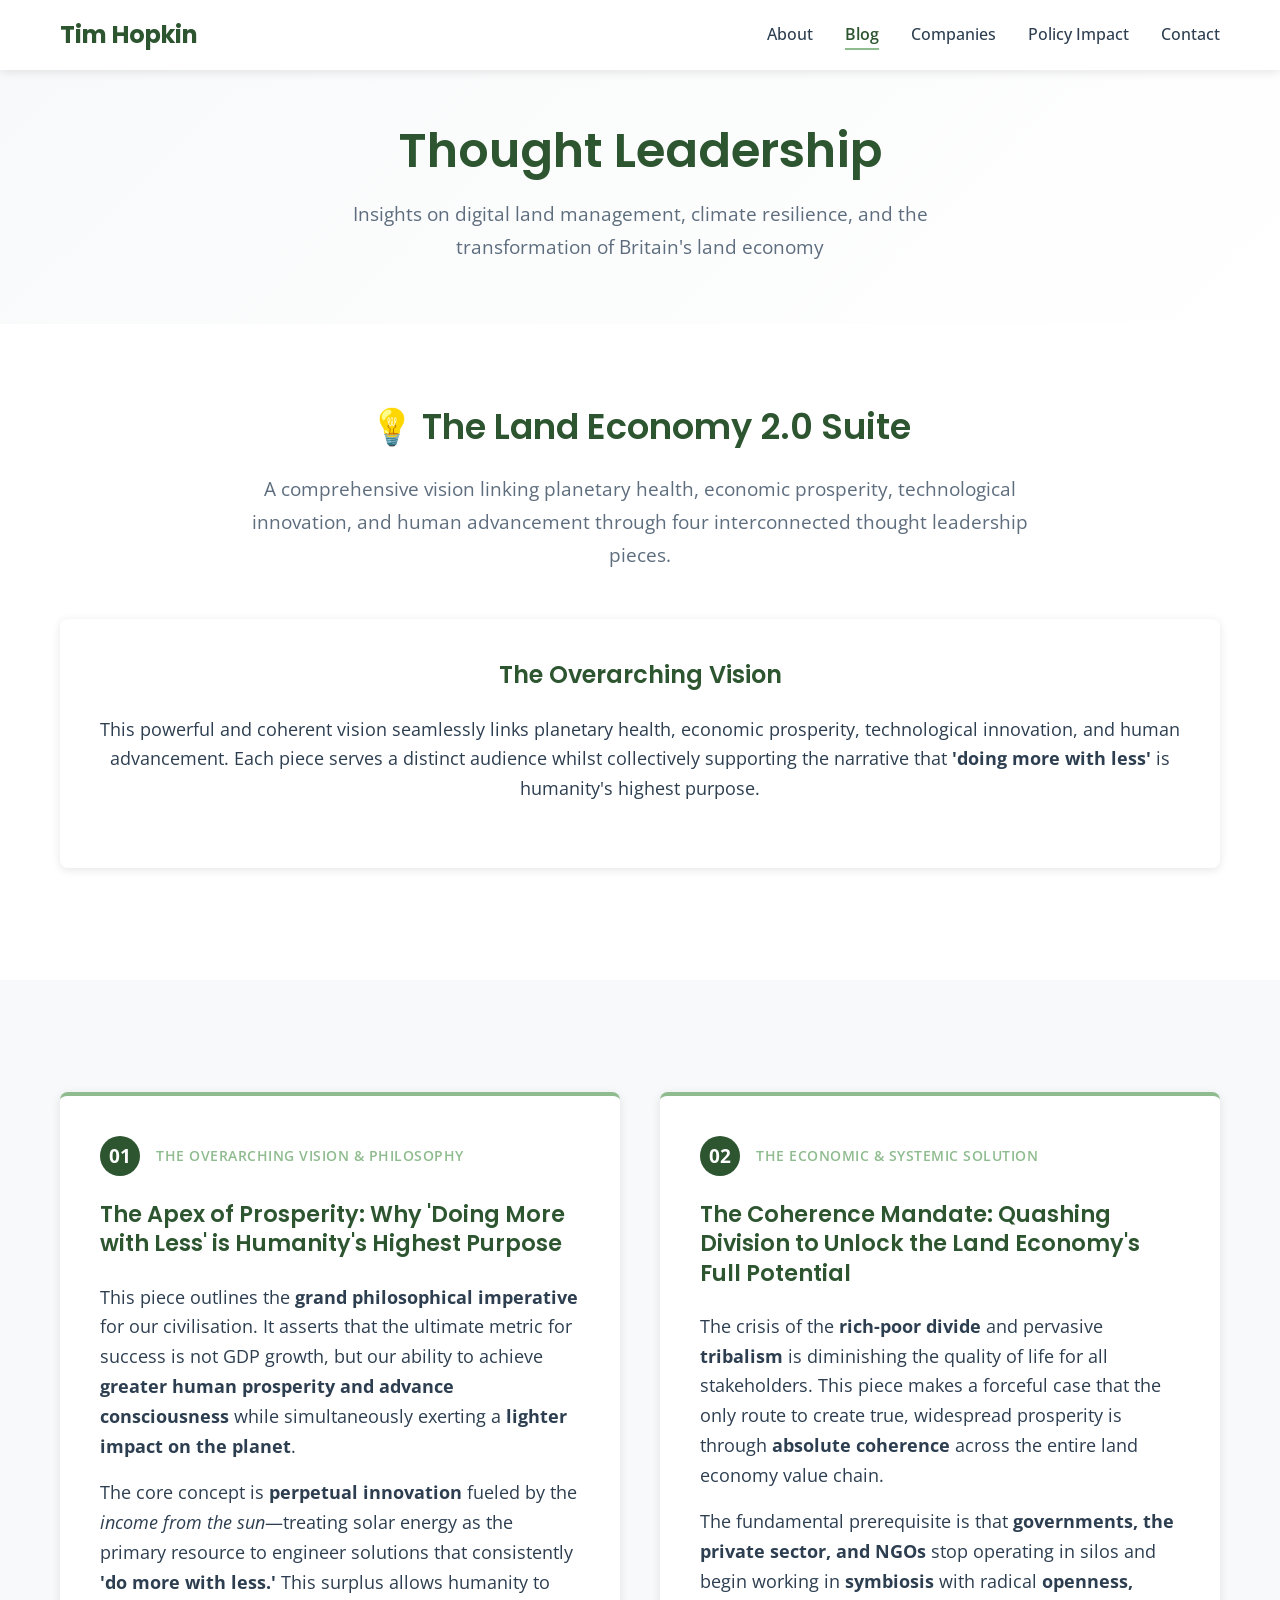
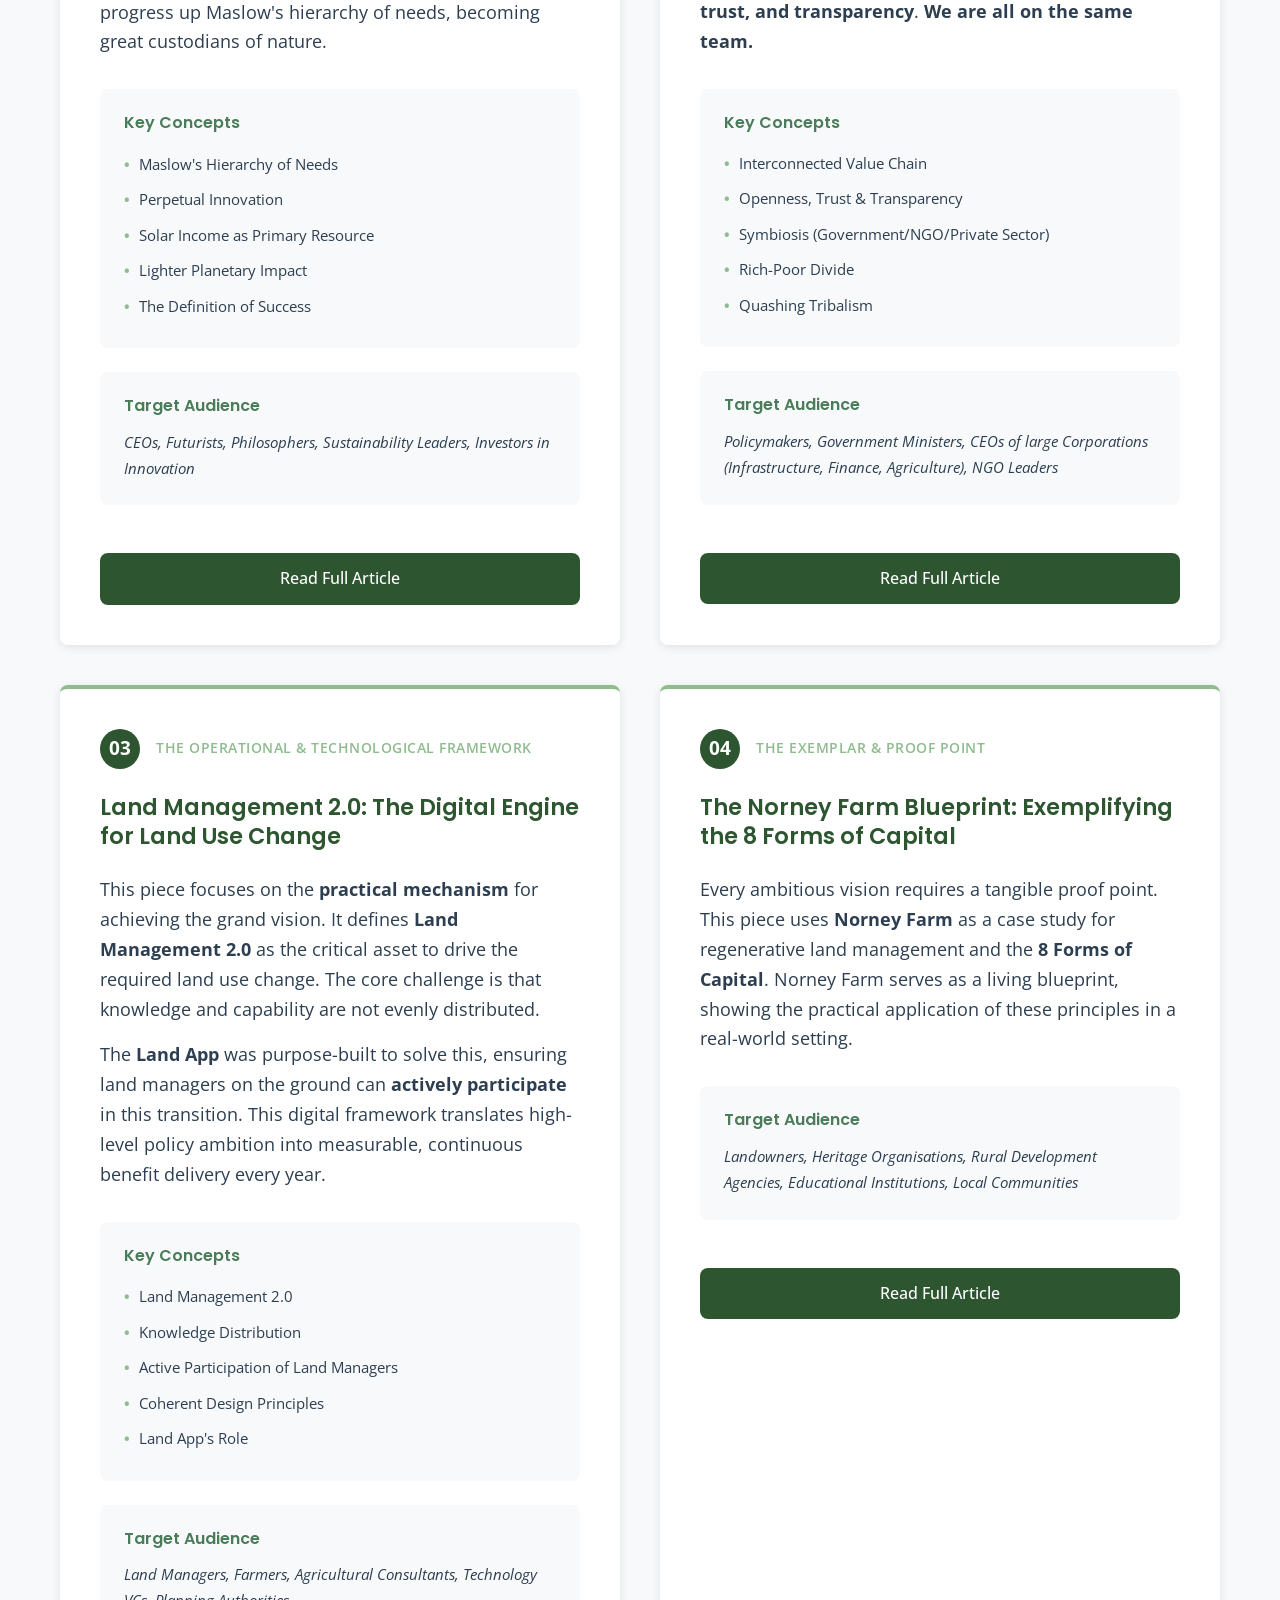
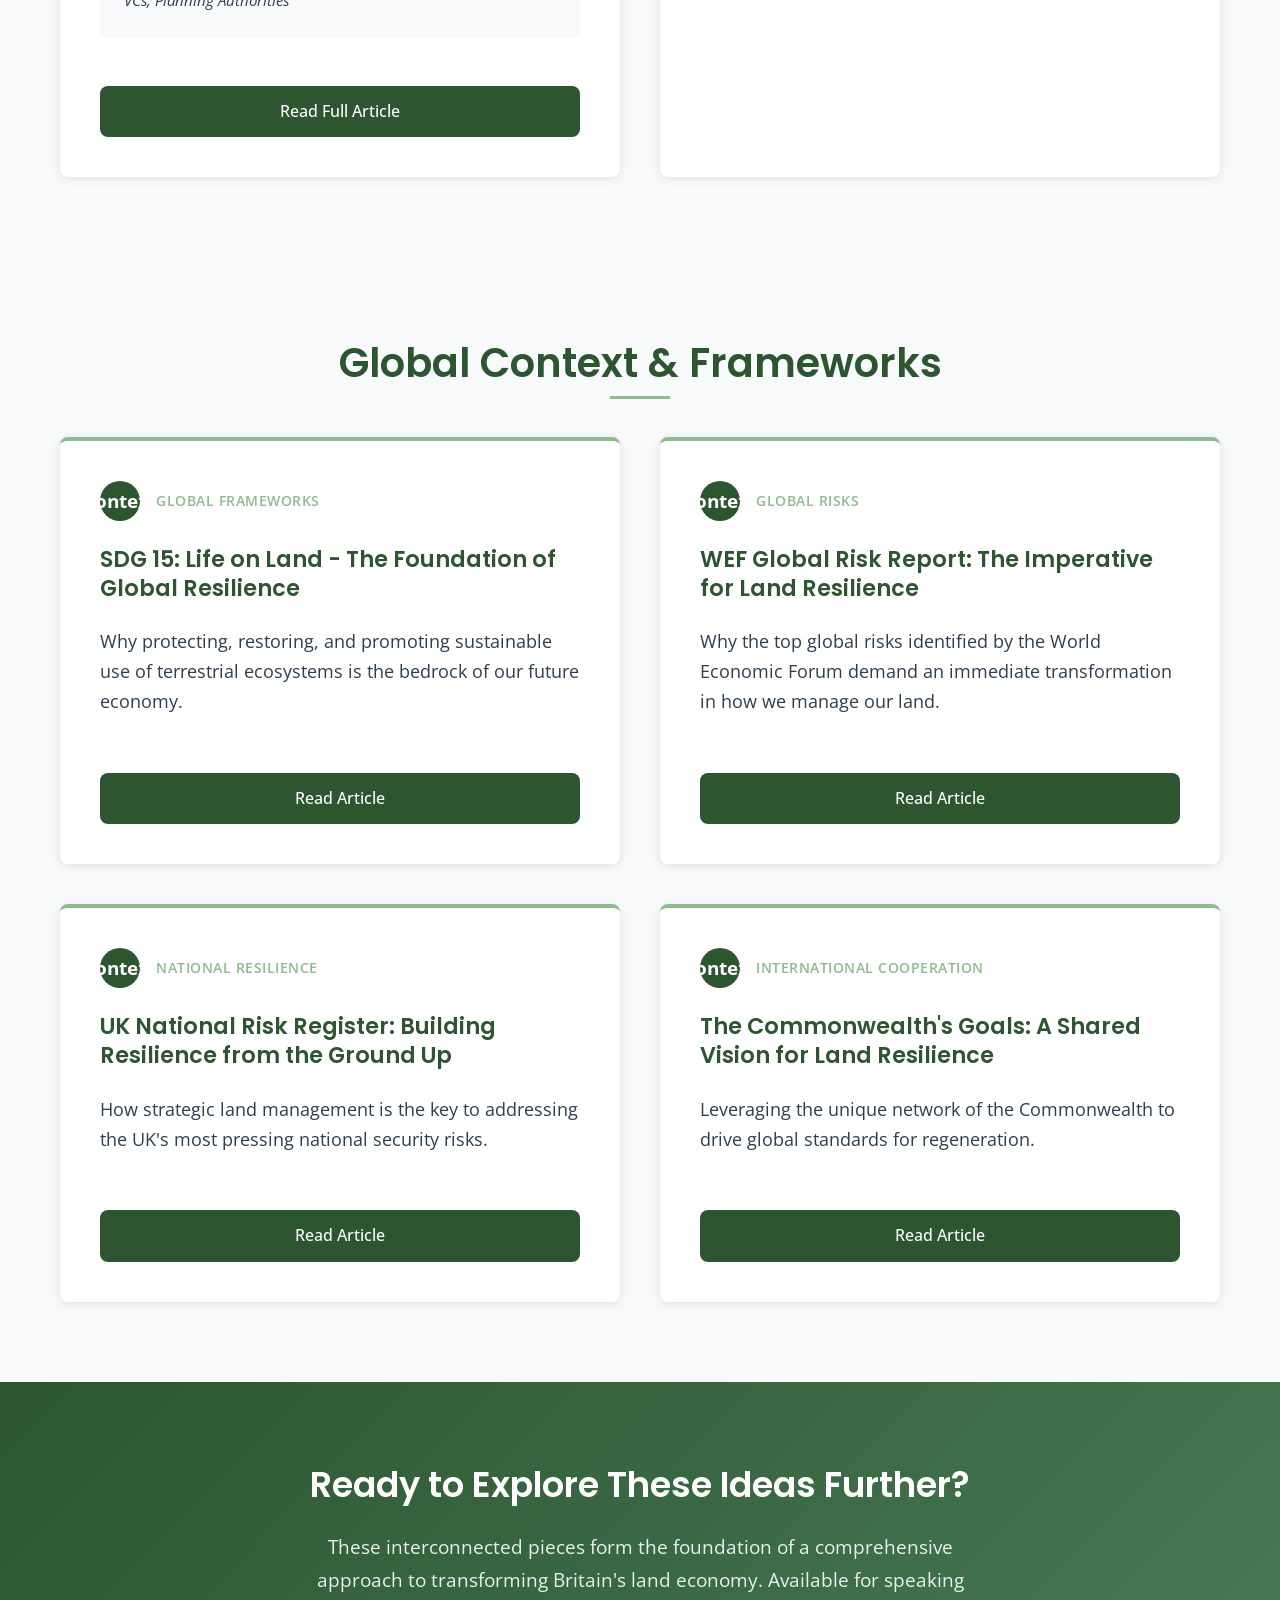
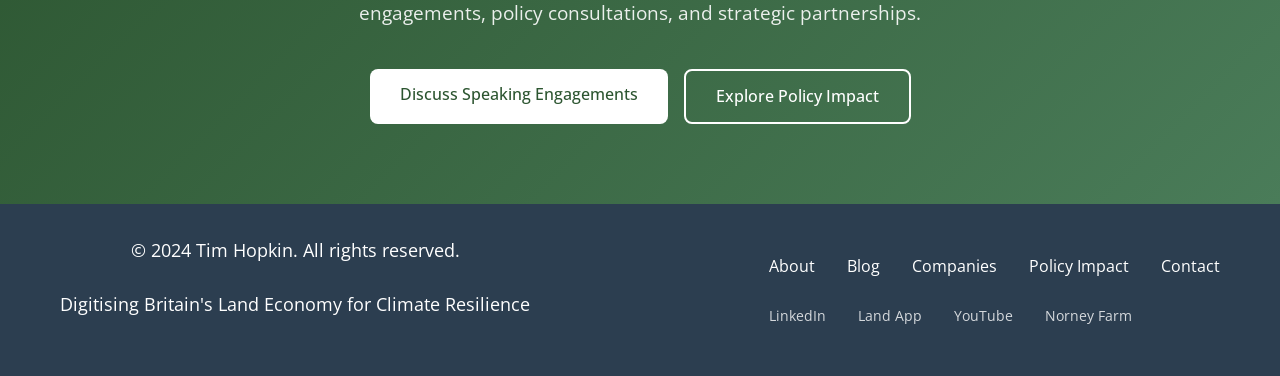
<file: blog.html>
<!DOCTYPE html>
<html lang="en-GB">

<head>
    <meta charset="UTF-8">
    <meta name="viewport" content="width=device-width, initial-scale=1.0">
    <meta name="description"
        content="Tim Hopkin's thought leadership on digital land management, climate resilience, and the Land Economy 2.0. Comprehensive insights on planetary health, economic prosperity, and technological innovation.">
    <meta name="keywords"
        content="land economy 2.0, digital land management, climate resilience, thought leadership, sustainability, UK land policy, planetary health">
    <title>Thought Leadership - Tim Hopkin</title>
    <link rel="icon" type="image/svg+xml"
        href="data:image/svg+xml,<svg xmlns='http://www.w3.org/2000/svg' viewBox='0 0 100 100'><text y='.9em' font-size='90'>🌱</text></svg>">
    <link rel="stylesheet" href="styles.css">
    <link rel="preconnect" href="https://fonts.googleapis.com">
    <link rel="preconnect" href="https://fonts.gstatic.com" crossorigin>
    <link
        href="https://fonts.googleapis.com/css2?family=Open+Sans:wght@300;400;600;700&family=Poppins:wght@400;500;600;700&display=swap"
        rel="stylesheet">

    <!-- Structured Data for Blog -->
    <script type="application/ld+json">
    {
        "@context": "https://schema.org",
        "@type": "Blog",
        "name": "Tim Hopkin Thought Leadership",
        "description": "Insights on digital land management, climate resilience, and the Land Economy 2.0",
        "url": "https://timhopkin.com/blog",
        "author": {
            "@type": "Person",
            "name": "Tim Hopkin",
            "jobTitle": "CEO and Founder",
            "url": "https://timhopkin.com"
        },
        "publisher": {
            "@type": "Person",
            "name": "Tim Hopkin"
        }
    }
    </script>
</head>

<body>
    <!-- Header -->
    <header class="header">
        <nav class="nav container">
            <div class="nav__brand">
                <a href="index.html" class="nav__logo">Tim Hopkin</a>
            </div>
            <div class="nav__menu" id="nav-menu">
                <ul class="nav__list">
                    <li class="nav__item">
                        <a href="index.html#about" class="nav__link">About</a>
                    </li>
                    <li class="nav__item">
                        <a href="blog.html" class="nav__link nav__link--active">Blog</a>
                    </li>
                    <li class="nav__item">
                        <a href="index.html#companies" class="nav__link">Companies</a>
                    </li>
                    <li class="nav__item">
                        <a href="index.html#policy-impact" class="nav__link">Policy Impact</a>
                    </li>
                    <li class="nav__item">
                        <a href="index.html#contact" class="nav__link">Contact</a>
                    </li>
                </ul>
            </div>
            <div class="nav__toggle" id="nav-toggle">
                <span></span>
                <span></span>
                <span></span>
            </div>
        </nav>
    </header>

    <!-- Main Content -->
    <main>
        <!-- Blog Hero Section -->
        <section class="blog-hero">
            <div class="container">
                <div class="blog-hero__content">
                    <h1 class="blog-hero__title">Thought Leadership</h1>
                    <p class="blog-hero__subtitle">Insights on digital land management, climate resilience, and the
                        transformation of Britain's land economy</p>
                </div>
            </div>
        </section>

        <!-- Featured Suite Section -->
        <section class="featured-suite section">
            <div class="container">
                <div class="suite-intro">
                    <h2 class="suite-title">💡 The Land Economy 2.0 Suite</h2>
                    <p class="suite-description">A comprehensive vision linking planetary health, economic prosperity,
                        technological innovation, and human advancement through four interconnected thought leadership
                        pieces.</p>
                </div>

                <div class="suite-overview">
                    <div class="suite-vision">
                        <h3>The Overarching Vision</h3>
                        <p>This powerful and coherent vision seamlessly links planetary health, economic prosperity,
                            technological innovation, and human advancement. Each piece serves a distinct audience
                            whilst collectively supporting the narrative that <strong>'doing more with less'</strong> is
                            humanity's highest purpose.</p>
                    </div>
                </div>
            </div>
        </section>

        <!-- Articles Grid -->
        <section class="articles-grid section section--alt">
            <div class="container">
                <div class="articles__grid">
                    <!-- Article 1 -->
                    <article class="article-card">
                        <div class="article-card__header">
                            <span class="article-card__number">01</span>
                            <div class="article-card__theme">The Overarching Vision & Philosophy</div>
                        </div>
                        <h3 class="article-card__title">The Apex of Prosperity: Why 'Doing More with Less' is Humanity's
                            Highest Purpose</h3>

                        <div class="article-card__summary">
                            <p>This piece outlines the <strong>grand philosophical imperative</strong> for our
                                civilisation. It asserts that the ultimate metric for success is not GDP growth, but our
                                ability to achieve <strong>greater human prosperity and advance consciousness</strong>
                                while simultaneously exerting a <strong>lighter impact on the planet</strong>.</p>

                            <p>The core concept is <strong>perpetual innovation</strong> fueled by the <em>income from
                                    the sun</em>—treating solar energy as the primary resource to engineer solutions
                                that consistently <strong>'do more with less.'</strong> This surplus allows humanity to
                                progress up Maslow's hierarchy of needs, becoming great custodians of nature.</p>
                        </div>

                        <div class="article-card__concepts">
                            <h4>Key Concepts</h4>
                            <ul>
                                <li>Maslow's Hierarchy of Needs</li>
                                <li>Perpetual Innovation</li>
                                <li>Solar Income as Primary Resource</li>
                                <li>Lighter Planetary Impact</li>
                                <li>The Definition of Success</li>
                            </ul>
                        </div>

                        <div class="article-card__audience">
                            <h4>Target Audience</h4>
                            <p>CEOs, Futurists, Philosophers, Sustainability Leaders, Investors in Innovation</p>
                        </div>

                        <a href="article-apex-prosperity.html" class="btn btn--primary">Read Full Article</a>
                    </article>

                    <!-- Article 2 -->
                    <article class="article-card">
                        <div class="article-card__header">
                            <span class="article-card__number">02</span>
                            <div class="article-card__theme">The Economic & Systemic Solution</div>
                        </div>
                        <h3 class="article-card__title">The Coherence Mandate: Quashing Division to Unlock the Land
                            Economy's Full Potential</h3>

                        <div class="article-card__summary">
                            <p>The crisis of the <strong>rich-poor divide</strong> and pervasive
                                <strong>tribalism</strong> is diminishing the quality of life for all stakeholders. This
                                piece makes a forceful case that the only route to create true, widespread prosperity is
                                through <strong>absolute coherence</strong> across the entire land economy value chain.
                            </p>

                            <p>The fundamental prerequisite is that <strong>governments, the private sector, and
                                    NGOs</strong> stop operating in silos and begin working in
                                <strong>symbiosis</strong> with radical <strong>openness, trust, and
                                    transparency</strong>. <strong>We are all on the same team.</strong>
                            </p>
                        </div>

                        <div class="article-card__concepts">
                            <h4>Key Concepts</h4>
                            <ul>
                                <li>Interconnected Value Chain</li>
                                <li>Openness, Trust & Transparency</li>
                                <li>Symbiosis (Government/NGO/Private Sector)</li>
                                <li>Rich-Poor Divide</li>
                                <li>Quashing Tribalism</li>
                            </ul>
                        </div>

                        <div class="article-card__audience">
                            <h4>Target Audience</h4>
                            <p>Policymakers, Government Ministers, CEOs of large Corporations (Infrastructure, Finance,
                                Agriculture), NGO Leaders</p>
                        </div>

                        <a href="article-coherence-mandate.html" class="btn btn--primary">Read Full Article</a>
                    </article>

                    <!-- Article 3 -->
                    <article class="article-card">
                        <div class="article-card__header">
                            <span class="article-card__number">03</span>
                            <div class="article-card__theme">The Operational & Technological Framework</div>
                        </div>
                        <h3 class="article-card__title">Land Management 2.0: The Digital Engine for Land Use Change</h3>

                        <div class="article-card__summary">
                            <p>This piece focuses on the <strong>practical mechanism</strong> for achieving the grand
                                vision. It defines <strong>Land Management 2.0</strong> as the critical asset to drive
                                the required land use change. The core challenge is that knowledge and capability are
                                not evenly distributed.</p>

                            <p>The <strong>Land App</strong> was purpose-built to solve this, ensuring land managers on
                                the ground can <strong>actively participate</strong> in this transition. This digital
                                framework translates high-level policy ambition into measurable, continuous benefit
                                delivery every year.</p>
                        </div>

                        <div class="article-card__concepts">
                            <h4>Key Concepts</h4>
                            <ul>
                                <li>Land Management 2.0</li>
                                <li>Knowledge Distribution</li>
                                <li>Active Participation of Land Managers</li>
                                <li>Coherent Design Principles</li>
                                <li>Land App's Role</li>
                            </ul>
                        </div>

                        <div class="article-card__audience">
                            <h4>Target Audience</h4>
                            <p>Land Managers, Farmers, Agricultural Consultants, Technology VCs, Planning Authorities
                            </p>
                        </div>

                        <a href="article-land-management-2.html" class="btn btn--primary">Read Full Article</a>
                    </article>

                    <!-- Article 4 -->
                    <article class="article-card">
                        <div class="article-card__header">
                            <span class="article-card__number">04</span>
                            <div class="article-card__theme">The Exemplar & Proof Point</div>
                        </div>
                        <h3 class="article-card__title">The Norney Farm Blueprint: Exemplifying the 8 Forms of Capital
                        </h3>
                        <div class="article-card__summary">
                            <p>Every ambitious vision requires a tangible proof point. This piece uses <strong>Norney
                                    Farm</strong> as a case study for regenerative land management and the <strong>8
                                    Forms of
                                    Capital</strong>. Norney Farm serves as a living blueprint, showing the
                                practical application of these principles in a real-world setting.</p>
                        </div>
                        <div class="article-card__audience">
                            <h4>Target Audience</h4>
                            <p>Landowners, Heritage Organisations, Rural Development Agencies, Educational Institutions,
                                Local Communities</p>
                        </div>

                        <a href="article-norney-farm-blueprint.html" class="btn btn--primary">Read Full Article</a>
                    </article>
                </div>
            </div>
        </section>

        <!-- Global Context Section -->
        <section class="global-context section section--alt">
            <div class="container">
                <h2 class="section__title">Global Context & Frameworks</h2>
                <div class="articles__grid">
                    <!-- Article 5 -->
                    <article class="article-card">
                        <div class="article-card__header">
                            <span class="article-card__number">Context</span>
                            <div class="article-card__theme">Global Frameworks</div>
                        </div>
                        <h3 class="article-card__title">SDG 15: Life on Land - The Foundation of Global Resilience</h3>
                        <div class="article-card__summary">
                            <p>Why protecting, restoring, and promoting sustainable use of terrestrial ecosystems is the
                                bedrock of our future economy.</p>
                        </div>
                        <a href="article-sdg-15.html" class="btn btn--primary">Read Article</a>
                    </article>

                    <!-- Article 6 -->
                    <article class="article-card">
                        <div class="article-card__header">
                            <span class="article-card__number">Context</span>
                            <div class="article-card__theme">Global Risks</div>
                        </div>
                        <h3 class="article-card__title">WEF Global Risk Report: The Imperative for Land Resilience</h3>
                        <div class="article-card__summary">
                            <p>Why the top global risks identified by the World Economic Forum demand an immediate
                                transformation in how we manage our land.</p>
                        </div>
                        <a href="article-wef-global-risk.html" class="btn btn--primary">Read Article</a>
                    </article>

                    <!-- Article 7 -->
                    <article class="article-card">
                        <div class="article-card__header">
                            <span class="article-card__number">Context</span>
                            <div class="article-card__theme">National Resilience</div>
                        </div>
                        <h3 class="article-card__title">UK National Risk Register: Building Resilience from the Ground
                            Up</h3>
                        <div class="article-card__summary">
                            <p>How strategic land management is the key to addressing the UK's most pressing national
                                security risks.</p>
                        </div>
                        <a href="article-uk-risk-register.html" class="btn btn--primary">Read Article</a>
                    </article>

                    <!-- Article 8 -->
                    <article class="article-card">
                        <div class="article-card__header">
                            <span class="article-card__number">Context</span>
                            <div class="article-card__theme">International Cooperation</div>
                        </div>
                        <h3 class="article-card__title">The Commonwealth's Goals: A Shared Vision for Land Resilience
                        </h3>
                        <div class="article-card__summary">
                            <p>Leveraging the unique network of the Commonwealth to drive global standards for
                                regeneration.</p>
                        </div>
                        <a href="article-commonwealth-goals.html" class="btn btn--primary">Read Article</a>
                    </article>
                </div>
            </div>
        </section>

        <!-- Call to Action Section -->
        <section class="cta-section section">
            <div class="container">
                <div class="cta-content">
                    <h2 class="cta-title">Ready to Explore These Ideas Further?</h2>
                    <p class="cta-description">These interconnected pieces form the foundation of a comprehensive
                        approach to transforming Britain's land economy. Available for speaking engagements, policy
                        consultations, and strategic partnerships.</p>
                    <div class="cta-actions">
                        <a href="index.html#contact" class="btn btn--primary">Discuss Speaking Engagements</a>
                        <a href="index.html#policy-impact" class="btn btn--secondary">Explore Policy Impact</a>
                    </div>
                </div>
            </div>
        </section>
    </main>

    <!-- Footer -->
    <footer class="footer">
        <div class="container">
            <div class="footer__content">
                <div class="footer__info">
                    <p>&copy; 2024 Tim Hopkin. All rights reserved.</p>
                    <p>Digitising Britain's Land Economy for Climate Resilience</p>
                </div>
                <div class="footer__links">
                    <div class="footer__nav">
                        <a href="index.html#about">About</a>
                        <a href="blog.html">Blog</a>
                        <a href="index.html#companies">Companies</a>
                        <a href="index.html#policy-impact">Policy Impact</a>
                        <a href="index.html#contact">Contact</a>
                    </div>
                    <div class="footer__social">
                        <a href="https://www.linkedin.com/in/timhopkin/" target="_blank">LinkedIn</a>
                        <a href="https://thelandapp.com" target="_blank">Land App</a>
                        <a href="https://www.youtube.com/@landmanagement2.075" target="_blank">YouTube</a>
                        <a href="https://norneyfarm.netlify.app/" target="_blank">Norney Farm</a>
                    </div>
                </div>
            </div>
        </div>
    </footer>

    <script src="script.js"></script>
</body>

</html>
</file>
<file: styles.css>
/* CSS Variables */
:root {
    --primary-color: #2c5530;
    --secondary-color: #4a7c59;
    --accent-color: #8fbc8f;
    --text-dark: #2c3e50;
    --text-light: #5d6d7e;
    --text-white: #ffffff;
    --bg-white: #ffffff;
    --bg-light: #f8f9fa;
    --bg-dark: #2c3e50;
    --border-light: #e9ecef;
    --shadow-light: 0 2px 10px rgba(0, 0, 0, 0.1);
    --shadow-medium: 0 4px 20px rgba(0, 0, 0, 0.15);
    --font-primary: 'Open Sans', sans-serif;
    --font-heading: 'Poppins', sans-serif;
    --container-width: 1200px;
    --section-padding: 80px 0;
    --border-radius: 8px;
    --transition: all 0.3s ease;
}

/* Reset and Base Styles */
* {
    margin: 0;
    padding: 0;
    box-sizing: border-box;
}

html {
    scroll-behavior: smooth;
}

body {
    font-family: var(--font-primary);
    font-size: 16px;
    line-height: 1.7;
    color: var(--text-dark);
    background-color: var(--bg-white);
}

.container {
    max-width: var(--container-width);
    margin: 0 auto;
    padding: 0 20px;
}

.section {
    padding: var(--section-padding);
}

.section--alt {
    background-color: var(--bg-light);
}

.section__title {
    font-family: var(--font-heading);
    font-size: 2.5rem;
    font-weight: 600;
    color: var(--primary-color);
    text-align: center;
    margin-bottom: 3rem;
    position: relative;
}

.section__title::after {
    content: '';
    position: absolute;
    bottom: -10px;
    left: 50%;
    transform: translateX(-50%);
    width: 60px;
    height: 3px;
    background-color: var(--accent-color);
}

/* Typography */
h1,
h2,
h3,
h4,
h5,
h6 {
    font-family: var(--font-heading);
    font-weight: 600;
    line-height: 1.3;
    margin-bottom: 1rem;
}

p {
    margin-bottom: 1.5rem;
    font-size: 1.1rem;
}

a {
    color: var(--primary-color);
    text-decoration: none;
    transition: var(--transition);
}

a:hover {
    color: var(--secondary-color);
}

/* Buttons */
.btn {
    display: inline-block;
    padding: 12px 30px;
    border-radius: var(--border-radius);
    font-weight: 500;
    text-align: center;
    transition: var(--transition);
    cursor: pointer;
    border: none;
    font-size: 1rem;
    text-decoration: none;
}

.btn--primary {
    background-color: var(--primary-color);
    color: var(--text-white);
}

.btn--primary:hover {
    background-color: var(--secondary-color);
    color: var(--text-white);
    transform: translateY(-2px);
    box-shadow: var(--shadow-medium);
}

.btn--secondary {
    background-color: transparent;
    color: var(--primary-color);
    border: 2px solid var(--primary-color);
}

.btn--secondary:hover {
    background-color: var(--primary-color);
    color: var(--text-white);
}

/* Header */
.header {
    position: fixed;
    top: 0;
    left: 0;
    width: 100%;
    background-color: var(--bg-white);
    box-shadow: var(--shadow-light);
    z-index: 1000;
    transition: var(--transition);
    height: 70px;
}

.nav {
    display: flex;
    justify-content: space-between;
    align-items: center;
    padding: 1rem 20px;
    height: 100%;
}

.nav__logo {
    font-family: var(--font-heading);
    font-size: 1.5rem;
    font-weight: 700;
    color: var(--primary-color);
}

.nav__list {
    display: flex;
    list-style: none;
    gap: 2rem;
}

.nav__link {
    font-weight: 500;
    color: var(--text-dark);
    transition: var(--transition);
}

.nav__link:hover {
    color: var(--primary-color);
}

.nav__toggle {
    display: none;
    flex-direction: column;
    cursor: pointer;
    gap: 4px;
}

.nav__toggle span {
    width: 25px;
    height: 3px;
    background-color: var(--primary-color);
    transition: var(--transition);
}

/* Hero Section */
.hero {
    background: linear-gradient(135deg, var(--bg-light) 0%, var(--bg-white) 100%);
    padding: 120px 0 80px;
    min-height: 100vh;
    display: flex;
    align-items: center;
}

.hero__content {
    text-align: center;
    max-width: 900px;
    margin: 0 auto;
}

.hero__title {
    font-size: 3.5rem;
    color: var(--primary-color);
    margin-bottom: 1.5rem;
    line-height: 1.2;
}

.hero__subtitle {
    font-size: 1.3rem;
    color: var(--text-light);
    margin-bottom: 3rem;
    max-width: 700px;
    margin-left: auto;
    margin-right: auto;
}

.hero__quote {
    margin: 3rem 0;
    padding: 2rem;
    background-color: var(--bg-white);
    border-left: 4px solid var(--accent-color);
    border-radius: var(--border-radius);
    box-shadow: var(--shadow-light);
}

.hero__quote blockquote {
    font-size: 1.3rem;
    font-style: italic;
    color: var(--primary-color);
    font-weight: 500;
}

.hero__actions {
    display: flex;
    gap: 1rem;
    justify-content: center;
    flex-wrap: wrap;
}

/* About Section */
.about__content {
    max-width: 1000px;
    margin: 0 auto;
}

.about__profile {
    display: grid;
    grid-template-columns: 300px 1fr;
    gap: 3rem;
    align-items: start;
    margin-bottom: 3rem;
}

.about__image {
    text-align: center;
}

.profile-image {
    width: 100%;
    max-width: 300px;
    height: auto;
    border-radius: var(--border-radius);
    box-shadow: var(--shadow-medium);
    transition: var(--transition);
}

.profile-image:hover {
    transform: translateY(-5px);
    box-shadow: var(--shadow-medium);
}

.about__subtitle {
    font-size: 1.5rem;
    color: var(--secondary-color);
    margin-bottom: 2rem;
}

.about__mission,
.about__expertise {
    background-color: var(--bg-white);
    padding: 2rem;
    margin: 2rem 0;
    border-radius: var(--border-radius);
    box-shadow: var(--shadow-light);
}

.about__mission h4,
.about__expertise h4 {
    color: var(--primary-color);
    margin-bottom: 1rem;
    font-size: 1.2rem;
}

.about__expertise ul {
    list-style: none;
}

.about__expertise li {
    padding: 0.5rem 0;
    border-bottom: 1px solid var(--border-light);
    position: relative;
    padding-left: 20px;
}

.about__expertise li:last-child {
    border-bottom: none;
}

.about__expertise li::before {
    content: '✓';
    position: absolute;
    left: 0;
    color: var(--accent-color);
    font-weight: bold;
}

/* Thought Leadership Section */
.thought-leadership__intro {
    text-align: center;
    max-width: 600px;
    margin: 0 auto 3rem;
    font-size: 1.2rem;
    color: var(--text-light);
}

.featured-article__actions {
    display: flex;
    gap: 1rem;
    justify-content: center;
    flex-wrap: wrap;
    margin-top: 2rem;
}

.featured-article {
    background-color: var(--bg-white);
    padding: 3rem;
    border-radius: var(--border-radius);
    box-shadow: var(--shadow-medium);
    max-width: 900px;
    margin: 0 auto;
}

.featured-article__title {
    font-size: 2rem;
    color: var(--primary-color);
    margin-bottom: 2rem;
    text-align: center;
}

.featured-article__excerpt {
    font-size: 1.2rem;
    color: var(--text-light);
    font-style: italic;
    text-align: center;
    margin-bottom: 2rem;
    padding: 1.5rem;
    background-color: var(--bg-light);
    border-radius: var(--border-radius);
}

.article-highlights,
.article-solution {
    margin: 2rem 0;
}

.article-highlights h4,
.article-solution h4 {
    color: var(--primary-color);
    margin-bottom: 1rem;
}

.article-highlights ul {
    list-style: none;
}

.article-highlights li {
    margin: 1rem 0;
    padding-left: 20px;
    position: relative;
}

.article-highlights li::before {
    content: '→';
    position: absolute;
    left: 0;
    color: var(--accent-color);
    font-weight: bold;
}

.article-highlights strong {
    color: var(--primary-color);
}

/* Companies Section */
.companies__grid {
    display: grid;
    grid-template-columns: repeat(auto-fit, minmax(350px, 1fr));
    gap: 2rem;
    margin-top: 3rem;
}

.company-card {
    background-color: var(--bg-white);
    padding: 2.5rem;
    border-radius: var(--border-radius);
    box-shadow: var(--shadow-light);
    transition: var(--transition);
}

.company-card:hover {
    transform: translateY(-5px);
    box-shadow: var(--shadow-medium);
}

.company-card__logo {
    text-align: center;
    margin-bottom: 1.5rem;
}

.company-logo {
    max-height: 60px;
    width: auto;
    max-width: 200px;
    object-fit: contain;
    transition: var(--transition);
}

.company-logo:hover {
    transform: scale(1.05);
}

/* Land App logo needs dark background for white text visibility - REMOVED for new blue logo */
/* .company-card:first-child .company-logo {
    background-color: #1a1a1a;
    padding: 15px 20px;
    border-radius: 8px;
} */

.company-card__title {
    font-size: 1.8rem;
    color: var(--primary-color);
    margin-bottom: 0.5rem;
}

.company-card__tagline {
    color: var(--accent-color);
    font-weight: 600;
    margin-bottom: 1.5rem;
    font-size: 1rem;
}

.company-card__description {
    margin-bottom: 2rem;
    color: var(--text-dark);
}

.company-card__features ul {
    list-style: none;
}

.company-card__features li {
    padding: 0.5rem 0;
    position: relative;
    padding-left: 20px;
    color: var(--text-light);
}

.company-card__features li::before {
    content: '•';
    position: absolute;
    left: 0;
    color: var(--accent-color);
    font-weight: bold;
}

.company-card__link {
    margin-top: 2rem;
    text-align: center;
}

.company-card__link .btn {
    width: 100%;
}

/* Policy Impact Section */
.policy-mission,
.policy-areas,
.influence-scope {
    margin: 3rem 0;
}

.policy-mission h3,
.policy-areas h3,
.influence-scope h3 {
    color: var(--primary-color);
    margin-bottom: 1.5rem;
    font-size: 1.5rem;
}

.policy-grid {
    display: grid;
    grid-template-columns: repeat(auto-fit, minmax(280px, 1fr));
    gap: 2rem;
    margin: 2rem 0;
}

.policy-item {
    background-color: var(--bg-white);
    padding: 2rem;
    border-radius: var(--border-radius);
    box-shadow: var(--shadow-light);
}

.policy-item h4 {
    color: var(--primary-color);
    margin-bottom: 1rem;
}

.influence-scope ul {
    list-style: none;
}

.influence-scope li {
    margin: 1rem 0;
    padding-left: 20px;
    position: relative;
}

.influence-scope li::before {
    content: '▸';
    position: absolute;
    left: 0;
    color: var(--accent-color);
    font-weight: bold;
}

.influence-scope strong {
    color: var(--primary-color);
}

/* Contact Section */
.contact__content {
    display: grid;
    grid-template-columns: repeat(auto-fit, minmax(400px, 1fr));
    gap: 3rem;
    margin-top: 2rem;
}

.contact__info h3,
.contact__form h3 {
    color: var(--primary-color);
    margin-bottom: 1.5rem;
}

.contact__topics h4 {
    color: var(--secondary-color);
    margin: 2rem 0 1rem;
}

.contact__topics ul {
    list-style: none;
}

.contact__topics li {
    padding: 0.5rem 0;
    position: relative;
    padding-left: 20px;
}

.contact__topics li::before {
    content: '•';
    position: absolute;
    left: 0;
    color: var(--accent-color);
    font-weight: bold;
}

.contact__methods {
    margin-top: 2rem;
}

.contact__method {
    background-color: var(--bg-light);
    padding: 1.5rem;
    margin: 1rem 0;
    border-radius: var(--border-radius);
}

.contact__method h4 {
    color: var(--primary-color);
    margin-bottom: 0.5rem;
}

/* Footer */
.footer {
    background-color: var(--bg-dark);
    color: var(--text-white);
    padding: 2rem 0;
    text-align: center;
}

.footer__content {
    display: flex;
    justify-content: space-between;
    align-items: center;
    flex-wrap: wrap;
    gap: 1rem;
}

.footer__links {
    display: flex;
    flex-direction: column;
    gap: 1.5rem;
}

.footer__nav,
.footer__social {
    display: flex;
    gap: 2rem;
    flex-wrap: wrap;
}

.footer__nav a,
.footer__social a {
    color: var(--text-white);
    transition: var(--transition);
}

.footer__nav a:hover,
.footer__social a:hover {
    color: var(--accent-color);
}

.footer__social {
    opacity: 0.8;
    font-size: 0.9rem;
}

/* Responsive Design */
@media screen and (max-width: 768px) {
    .nav__menu {
        position: fixed;
        top: 70px;
        left: -100%;
        width: 100%;
        height: calc(100vh - 70px);
        background-color: var(--bg-white);
        display: flex;
        flex-direction: column;
        justify-content: flex-start;
        align-items: center;
        padding-top: 2rem;
        transition: var(--transition);
        box-shadow: var(--shadow-light);
    }

    .nav__menu.active {
        left: 0;
    }

    .nav__list {
        flex-direction: column;
        gap: 2rem;
        text-align: center;
    }

    .nav__toggle {
        display: flex;
    }

    .hero__title {
        font-size: 2.5rem;
    }

    .hero__subtitle {
        font-size: 1.1rem;
    }

    .hero__actions {
        flex-direction: column;
        align-items: center;
    }

    .section__title {
        font-size: 2rem;
    }

    .featured-article {
        padding: 2rem;
    }

    .featured-article__title {
        font-size: 1.5rem;
    }

    .companies__grid {
        grid-template-columns: 1fr;
    }

    .policy-grid {
        grid-template-columns: 1fr;
    }

    .contact__content {
        grid-template-columns: 1fr;
    }

    .footer__content {
        flex-direction: column;
        text-align: center;
    }

    .footer__nav,
    .footer__social {
        justify-content: center;
    }

    /* About section responsive */
    .about__profile {
        grid-template-columns: 1fr;
        text-align: center;
        gap: 2rem;
    }

    .about__image {
        order: -1;
    }

    .profile-image {
        max-width: 250px;
    }
}

@media screen and (max-width: 480px) {
    .container {
        padding: 0 15px;
    }

    .hero {
        padding: 100px 0 60px;
    }

    .hero__title {
        font-size: 2rem;
    }

    .section {
        padding: 60px 0;
    }

    .company-card,
    .featured-article {
        padding: 1.5rem;
    }

    .profile-image {
        max-width: 200px;
    }

    .company-logo {
        max-height: 50px;
        max-width: 150px;
    }
}

/* Accessibility */
@media (prefers-reduced-motion: reduce) {
    * {
        animation-duration: 0.01ms !important;
        animation-iteration-count: 1 !important;
        transition-duration: 0.01ms !important;
        scroll-behavior: auto !important;
    }
}

/* Focus states */
.btn:focus,
.nav__link:focus,
a:focus {
    outline: 2px solid var(--accent-color);
    outline-offset: 2px;
}

/* Blog Specific Styles */
.blog-hero {
    background: linear-gradient(135deg, var(--bg-light) 0%, var(--bg-white) 100%);
    padding: 120px 0 60px;
    text-align: center;
}

.blog-hero__title {
    font-size: 3rem;
    color: var(--primary-color);
    margin-bottom: 1rem;
}

.blog-hero__subtitle {
    font-size: 1.2rem;
    color: var(--text-light);
    max-width: 600px;
    margin: 0 auto;
}

.featured-suite {
    text-align: center;
}

.suite-title {
    font-size: 2.2rem;
    color: var(--primary-color);
    margin-bottom: 1.5rem;
}

.suite-description {
    font-size: 1.2rem;
    color: var(--text-light);
    max-width: 800px;
    margin: 0 auto 3rem;
}

.suite-vision {
    background-color: var(--bg-white);
    padding: 2.5rem;
    border-radius: var(--border-radius);
    box-shadow: var(--shadow-light);
    margin: 2rem 0;
}

.suite-vision h3 {
    color: var(--primary-color);
    margin-bottom: 1.5rem;
    font-size: 1.5rem;
}

.articles__grid {
    display: grid;
    grid-template-columns: repeat(auto-fit, minmax(400px, 1fr));
    gap: 2.5rem;
    margin-top: 2rem;
}

.article-card {
    background-color: var(--bg-white);
    padding: 2.5rem;
    border-radius: var(--border-radius);
    box-shadow: var(--shadow-light);
    transition: var(--transition);
    position: relative;
    border-top: 4px solid var(--accent-color);
}

.article-card:hover {
    transform: translateY(-5px);
    box-shadow: var(--shadow-medium);
}

.article-card__header {
    display: flex;
    align-items: center;
    gap: 1rem;
    margin-bottom: 1.5rem;
}

.article-card__number {
    background-color: var(--primary-color);
    color: var(--text-white);
    width: 40px;
    height: 40px;
    border-radius: 50%;
    display: flex;
    align-items: center;
    justify-content: center;
    font-weight: bold;
    font-size: 1.2rem;
}

.article-card__theme {
    color: var(--accent-color);
    font-weight: 600;
    font-size: 0.9rem;
    text-transform: uppercase;
    letter-spacing: 0.5px;
}

.article-card__title {
    font-size: 1.4rem;
    color: var(--primary-color);
    margin-bottom: 1.5rem;
    line-height: 1.3;
}

.article-card__summary {
    margin-bottom: 2rem;
}

.article-card__summary p {
    margin-bottom: 1rem;
    color: var(--text-dark);
}

.article-card__concepts,
.article-card__audience {
    margin: 1.5rem 0;
    padding: 1.5rem;
    background-color: var(--bg-light);
    border-radius: var(--border-radius);
}

.article-card__concepts h4,
.article-card__audience h4 {
    color: var(--secondary-color);
    font-size: 1rem;
    margin-bottom: 0.8rem;
}

.article-card__concepts ul {
    list-style: none;
    margin: 0;
    padding: 0;
}

.article-card__concepts li {
    padding: 0.3rem 0;
    position: relative;
    padding-left: 15px;
    font-size: 0.95rem;
    color: var(--text-dark);
}

.article-card__concepts li::before {
    content: '•';
    position: absolute;
    left: 0;
    color: var(--accent-color);
    font-weight: bold;
}

.article-card__audience p {
    font-size: 0.95rem;
    color: var(--text-dark);
    margin: 0;
    font-style: italic;
}

.article-card .btn {
    margin-top: 1.5rem;
    width: 100%;
    text-align: center;
}

.cta-section {
    background: linear-gradient(135deg, var(--primary-color) 0%, var(--secondary-color) 100%);
    color: var(--text-white);
    text-align: center;
}

.cta-title {
    font-size: 2.2rem;
    color: var(--text-white);
    margin-bottom: 1.5rem;
}

.cta-description {
    font-size: 1.2rem;
    max-width: 700px;
    margin: 0 auto 2.5rem;
    opacity: 0.9;
}

.cta-actions {
    display: flex;
    gap: 1rem;
    justify-content: center;
    flex-wrap: wrap;
}

.cta-actions .btn--primary {
    background-color: var(--text-white);
    color: var(--primary-color);
}

.cta-actions .btn--primary:hover {
    background-color: var(--bg-light);
}

.cta-actions .btn--secondary {
    background-color: transparent;
    color: var(--text-white);
    border-color: var(--text-white);
}

.cta-actions .btn--secondary:hover {
    background-color: var(--text-white);
    color: var(--primary-color);
}

/* Responsive Blog Styles */
@media screen and (max-width: 768px) {
    .blog-hero__title {
        font-size: 2.2rem;
    }

    .suite-title {
        font-size: 1.8rem;
    }

    .articles__grid {
        grid-template-columns: 1fr;
    }

    .article-card {
        padding: 2rem;
    }

    .cta-actions {
        flex-direction: column;
        align-items: center;
    }
}

@media screen and (max-width: 480px) {
    .blog-hero {
        padding: 100px 0 40px;
    }

    .blog-hero__title {
        font-size: 1.8rem;
    }

    .article-card {
        padding: 1.5rem;
    }

    .article-card__title {
        font-size: 1.2rem;
    }
}

/* Article Page Styles */
.article-header {
    background: linear-gradient(135deg, var(--bg-light) 0%, var(--bg-white) 100%);
    padding: 120px 0 60px;
}

.article-breadcrumb {
    margin-bottom: 2rem;
}

.article-breadcrumb a {
    color: var(--text-light);
    text-decoration: none;
    font-weight: 500;
    transition: var(--transition);
}

.article-breadcrumb a:hover {
    color: var(--primary-color);
}

.article-meta {
    display: flex;
    align-items: center;
    gap: 1rem;
    margin-bottom: 2rem;
}

.article-number {
    background-color: var(--primary-color);
    color: var(--text-white);
    width: 50px;
    height: 50px;
    border-radius: 50%;
    display: flex;
    align-items: center;
    justify-content: center;
    font-weight: bold;
    font-size: 1.5rem;
}

.article-theme {
    color: var(--accent-color);
    font-weight: 600;
    font-size: 1rem;
    text-transform: uppercase;
    letter-spacing: 0.5px;
}

.article-title {
    font-size: 3rem;
    color: var(--primary-color);
    margin-bottom: 1.5rem;
    line-height: 1.2;
    max-width: 900px;
}

.article-subtitle {
    max-width: 700px;
}

.article-subtitle p {
    font-size: 1.3rem;
    color: var(--text-light);
    font-style: italic;
}

.article-body {
    max-width: 800px;
    margin: 0 auto;
}

.article-intro {
    margin-bottom: 3rem;
}

.article-quote {
    font-size: 1.4rem;
    font-style: italic;
    color: var(--primary-color);
    text-align: center;
    padding: 2.5rem;
    background-color: var(--bg-light);
    border-left: 4px solid var(--accent-color);
    border-radius: var(--border-radius);
    margin: 2rem 0;
    position: relative;
}

.article-quote::before {
    content: '"';
    font-size: 4rem;
    color: var(--accent-color);
    position: absolute;
    top: -10px;
    left: 20px;
}

.article-section {
    margin: 3rem 0;
}

.article-section h2 {
    color: var(--primary-color);
    margin-bottom: 1.5rem;
    font-size: 1.8rem;
}

.article-section p {
    font-size: 1.1rem;
    line-height: 1.8;
    margin-bottom: 1.5rem;
}

.article-list {
    list-style: none;
    padding: 0;
    margin: 2rem 0;
}

.article-list li {
    padding: 1rem 0;
    border-bottom: 1px solid var(--border-light);
    position: relative;
    padding-left: 25px;
}

.article-list li:last-child {
    border-bottom: none;
}

.article-list li::before {
    content: '→';
    position: absolute;
    left: 0;
    color: var(--accent-color);
    font-weight: bold;
    font-size: 1.2rem;
}

.article-conclusion {
    background-color: var(--bg-light);
    padding: 2.5rem;
    border-radius: var(--border-radius);
    margin: 3rem 0;
}

.article-conclusion h2 {
    color: var(--primary-color);
    margin-bottom: 1.5rem;
}

.article-navigation {
    background-color: var(--bg-light);
}

.article-nav-grid {
    display: grid;
    grid-template-columns: 1fr 1fr;
    gap: 2rem;
    max-width: 800px;
    margin: 0 auto;
}

.nav-item {
    background-color: var(--bg-white);
    padding: 2rem;
    border-radius: var(--border-radius);
    box-shadow: var(--shadow-light);
    text-align: center;
}

.nav-label {
    color: var(--text-light);
    font-size: 0.9rem;
    text-transform: uppercase;
    letter-spacing: 0.5px;
    display: block;
    margin-bottom: 0.5rem;
}

.nav-title {
    color: var(--primary-color);
    font-weight: 600;
    margin-bottom: 1.5rem;
    font-size: 1.1rem;
}

.related-content {
    background-color: var(--bg-white);
}

.related-grid {
    display: grid;
    grid-template-columns: repeat(auto-fit, minmax(300px, 1fr));
    gap: 2rem;
    margin-top: 2rem;
}

.related-item {
    background-color: var(--bg-light);
    padding: 2rem;
    border-radius: var(--border-radius);
    text-align: center;
}

.related-item h3 {
    color: var(--primary-color);
    margin-bottom: 1rem;
}

.related-item p {
    color: var(--text-light);
    margin-bottom: 1.5rem;
}

/* Responsive Article Styles */
@media screen and (max-width: 768px) {
    .article-title {
        font-size: 2.2rem;
    }

    .article-nav-grid {
        grid-template-columns: 1fr;
    }

    .article-quote {
        padding: 1.5rem;
        font-size: 1.2rem;
    }

    .related-grid {
        grid-template-columns: 1fr;
    }
}

@media screen and (max-width: 480px) {
    .article-header {
        padding: 100px 0 40px;
    }

    .article-title {
        font-size: 1.8rem;
    }

    .article-subtitle p {
        font-size: 1.1rem;
    }

    .article-quote {
        padding: 1.2rem;
        font-size: 1.1rem;
    }

    .nav-item {
        padding: 1.5rem;
    }

    .related-item {
        padding: 1.5rem;
    }
}

/* Print styles */
@media print {

    .nav,
    .footer,
    .hero__actions {
        display: none;
    }

    body {
        font-size: 12pt;
        line-height: 1.4;
    }

    .section {
        padding: 20px 0;
    }
}
</file>
